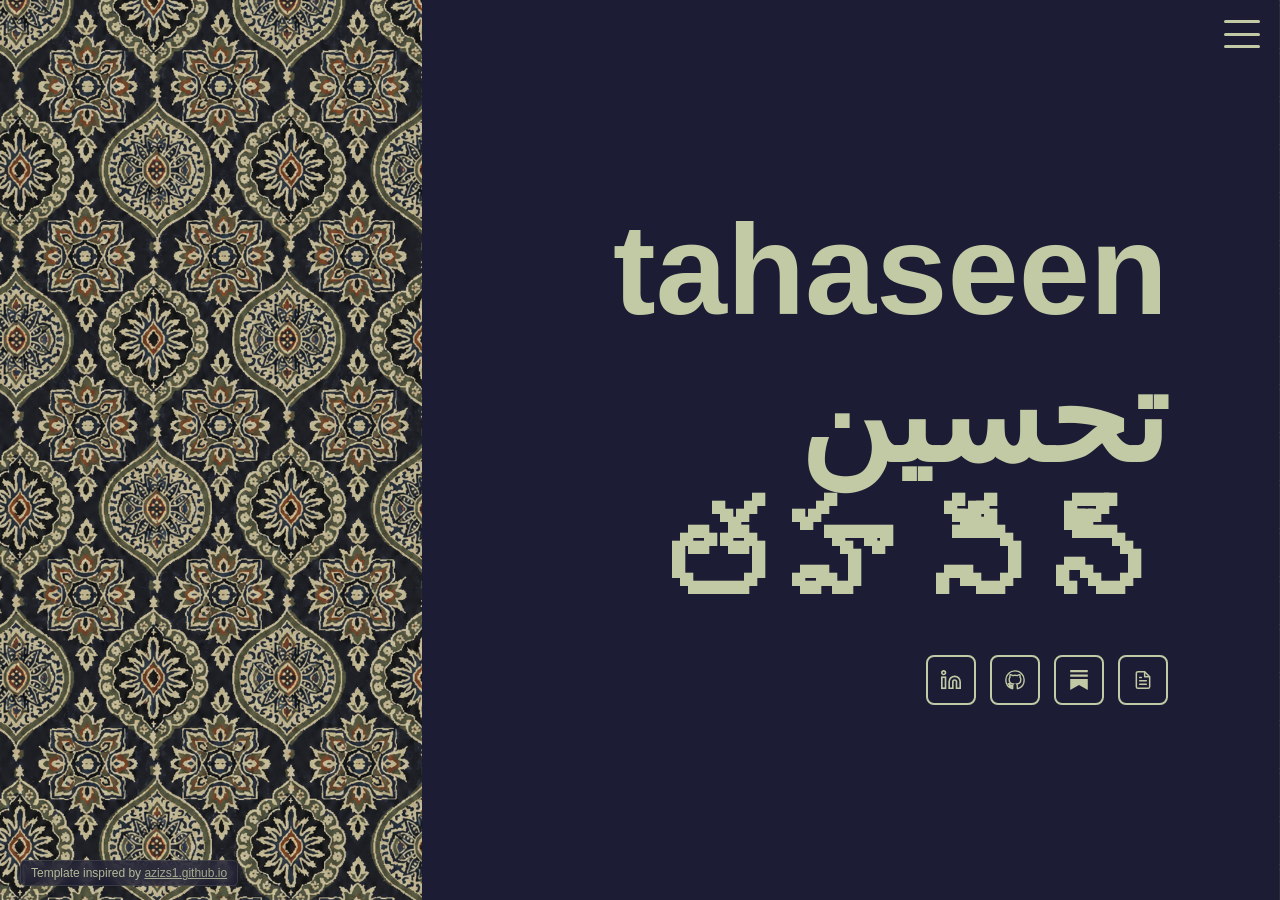
<file: index.html>
<!DOCTYPE html>
<html>
  <head>
    <meta charset="UTF-8">
    <link rel="stylesheet" href="./static/style.css">
    <link rel="icon" href="./static/tab-icon.png">
    <meta name="viewport" content="width=device-width, initial-scale=1.0">
    <title>tahaseen? shaik.</title>
    <meta property="og:title" content="tahaseen? shaik.">
    <meta property="og:description" content="tahaseen shaik.">
    <meta property="og:image" content="https://tahaseens.github.io/static/tile.png">
    <meta property="og:url" content="https://tahaseens.github.io/">
    <meta property="og:type" content="website">
    <meta name="twitter:card" content="summary_large_image">
    <meta name="twitter:image" content="https://tahaseens.github.io/static/tile.png">
  </head>
  <body scroll="no">
    <div class="tile"></div>

    <!-- Hamburger button -->
    <div class="hamburger" id="hamburger">
      <span></span>
      <span></span>
      <span></span>
    </div>

    <!-- Overlay menu -->
    <div class="menu-overlay" id="menu-overlay"></div>
    <nav class="menu" id="menu">
      <button class="menu-close" id="menu-close">✕</button>

      <div class="menu-inner">
        <div class="menu-section">
          <span class="section-label">in progress</span>
          <div class="project-grid">
            <a href="/corrective-shared-autonomy" class="project-tile" target="_blank" rel="noopener noreferrer">
              <div class="tile-image autonomy-tile-image" role="img" aria-label="Nudge: Corrective Shared Autonomy">
                <div class="autonomy-concept-name">
                  <span>Nudge</span>
                  <span>Corrective Shared Autonomy</span>
                </div>
              </div>
              <div class="tile-body">
                <div class="tile-meta">
                  <span class="tile-tag">HRI</span>
                  <span class="tile-year">2026-</span>
                </div>
                <div class="tile-title">Nudge: Corrective Shared Autonomy</div>
              </div>
            </a>
            <a href="https://shaiklist.substack.com/" class="project-tile" target="_blank" rel="noopener noreferrer">
              <div class="tile-image">
                <img src="/static/projects/shaik-stack.jpg" alt="Shaik Stack">
              </div>
              <div class="tile-body">
                <div class="tile-meta">
                  <span class="tile-tag">Engineering</span>
                  <span class="tile-tag">Policy</span>
                  <span class="tile-year">2026-</span>
                </div>
                <div class="tile-title">Shaik Stack: Understanding Emerging Tech Policy</div>
              </div>
            </a>
            <a href="/qissa-e-khaas" class="project-tile" target="_blank" rel="noopener noreferrer">
              <div class="tile-image">
                <img src="/static/projects/qissa_square.png" alt="QK Café Co">
              </div>
              <div class="tile-body">
                <div class="tile-meta">
                  <span class="tile-tag">Business</span>
                  <span class="tile-year">2026-</span>
                </div>
                <div class="tile-title">QK Café Co</div>
              </div>
            </a>
            <a href="https://cmumuslimalumni.github.io/" class="project-tile" target="_blank" rel="noopener noreferrer">
              <div class="tile-image">
                <img src="/static/projects/man-at-cmu.jpg" alt="MAN@CMU">
              </div>
              <div class="tile-body">
                <div class="tile-meta">
                  <span class="tile-tag">Network</span>
                  <span class="tile-year">2025-</span>
                </div>
                <div class="tile-title">Muslim Alumni Newtork @ CMU</div>
              </div>
            </a>
          </div>
        </div>

        <div class="menu-divider"></div>

        <div class="menu-section">
          <span class="section-label">completed</span>
          <div class="project-grid">
            <a href="/publicbrief" class="project-tile" target="_blank" rel="noopener noreferrer">
              <div class="tile-image publicbrief-tile-image" role="img" aria-label="PublicBrief wordmark">
                <div class="publicbrief-wordmark">PublicBrief</div>
              </div>
              <div class="tile-body">
                <div class="tile-meta">
                  <span class="tile-tag">Civic Tech</span>
                  <span class="tile-year">2026</span>
                </div>
                <div class="tile-title">PublicBrief DMV</div>
              </div>
            </a>
            <a href="/air-modular-drone" class="project-tile" target="_blank" rel="noopener noreferrer">
              <div class="tile-image">
                <img src="/static/projects/air-drone.jpg" alt="AIR Modular Drone">
              </div>
              <div class="tile-body">
                <div class="tile-meta">
                  <span class="tile-tag">engineering</span>
                  <span class="tile-year">2023-24</span>
                </div>
                <div class="tile-title">AIR: Modular Drone</div>
              </div>
            </a>
            <a href="/tablecast" class="project-tile" target="_blank" rel="noopener noreferrer">
              <div class="tile-image">
                <img src="/static/projects/tablecast.png" alt="TableCast">
              </div>
              <div class="tile-body">
                <div class="tile-meta">
                  <span class="tile-tag">engineering</span>
                  <span class="tile-year">2024</span>
                </div>
                <div class="tile-title">TableCast</div>
              </div>
            </a>
            <a href="/gateways-blue-skies-comp" class="project-tile" target="_blank" rel="noopener noreferrer">
              <div class="tile-image">
                <img src="/static/projects/nasa-gateways.jpg" alt="NASA Gateways to Blue Skies">
              </div>
              <div class="tile-body">
                <div class="tile-meta">
                  <span class="tile-tag">competition</span>
                  <span class="tile-year">2022</span>
                </div>
                <div class="tile-title">NASA Gateways to Blue Skies</div>
              </div>
            </a>
          </div>
        </div>

        <div class="menu-divider"></div>

        <div class="menu-section">
          <span class="section-label">shelved</span>
          <div class="project-grid">
            <a href="/datacenter-analysis" class="project-tile" target="_blank" rel="noopener noreferrer">
              <div class="tile-image">
                <img src="/static/projects/data-center.jpeg" alt="Datacenter Energy Consumption Analysis">
              </div>
              <div class="tile-body">
                <div class="tile-meta">
                  <span class="tile-tag">Engineering · Policy</span>
                </div>
                <div class="tile-title">Datacenter Energy Consumption Analysis</div>
              </div>
            </a>
          </div>
        </div>
      </div>
    </nav>

    <div class="name">
      <b>
        <p>tahaseen<br>تحسین<br>తహసీన్</p>
      </b>
      <div class="links-row">
        <a href="https://www.linkedin.com/in/tashaik" target="_blank" class="icon-link linkedin-link" aria-label="LinkedIn">
          <svg width="22" height="22" viewBox="0 0 24 24" fill="none" xmlns="http://www.w3.org/2000/svg">
            <path d="M16 8a6 6 0 0 1 6 6v7h-4v-7a2 2 0 0 0-2-2 2 2 0 0 0-2 2v7h-4v-7a6 6 0 0 1 6-6z" stroke="currentColor" stroke-width="1.8" fill="none"/>
            <rect x="2" y="9" width="4" height="12" stroke="currentColor" stroke-width="1.8" fill="none"/>
            <circle cx="4" cy="4" r="2" stroke="currentColor" stroke-width="1.8" fill="none"/>
          </svg>
        </a>
        <a href="https://github.com/tahaseens" target="_blank" class="icon-link github-link" aria-label="GitHub">
          <svg width="22" height="22" viewBox="0 0 24 24" fill="none" xmlns="http://www.w3.org/2000/svg">
            <path d="M12 2C6.477 2 2 6.477 2 12c0 4.418 2.865 8.166 6.839 9.489.5.092.682-.217.682-.482 0-.237-.009-.868-.013-1.703-2.782.604-3.369-1.342-3.369-1.342-.454-1.155-1.11-1.463-1.11-1.463-.908-.62.069-.608.069-.608 1.003.07 1.531 1.03 1.531 1.03.892 1.529 2.341 1.087 2.91.832.092-.647.35-1.088.636-1.338-2.22-.253-4.555-1.11-4.555-4.943 0-1.091.39-1.984 1.029-2.683-.103-.253-.446-1.27.098-2.647 0 0 .84-.269 2.75 1.025A9.578 9.578 0 0 1 12 6.836a9.59 9.59 0 0 1 2.504.337c1.909-1.294 2.747-1.025 2.747-1.025.546 1.377.203 2.394.1 2.647.64.699 1.028 1.592 1.028 2.683 0 3.842-2.339 4.687-4.566 4.935.359.309.678.919.678 1.852 0 1.336-.012 2.415-.012 2.743 0 .267.18.578.688.48C19.138 20.163 22 16.418 22 12c0-5.523-4.477-10-10-10z" stroke="currentColor" stroke-width="1.5" fill="none"/>
          </svg>
        </a>
        <a href="https://shaiklist.substack.com" target="_blank" class="icon-link substack-link" aria-label="Subscribe on Substack">
          <svg width="20" height="20" viewBox="0 0 24 24" fill="none" xmlns="http://www.w3.org/2000/svg">
            <path d="M22.539 8.242H1.46V5.406h21.08v2.836zM1.46 10.812V24L12 18.11 22.54 24V10.812H1.46zM22.54 0H1.46v2.836h21.08V0z" fill="currentColor"/>
          </svg>
        </a>
        <a href="https://drive.google.com/file/d/1wg8bA8IanQwv5Hup4fbA0YbXcOej26AB/view?usp=drive_link" target="_blank" class="icon-link resume-link" aria-label="Resume / CV">
          <svg width="20" height="20" viewBox="0 0 24 24" fill="none" xmlns="http://www.w3.org/2000/svg">
            <path d="M14 2H6a2 2 0 0 0-2 2v16a2 2 0 0 0 2 2h12a2 2 0 0 0 2-2V8z" stroke="currentColor" stroke-width="1.8" stroke-linejoin="round"/>
            <polyline points="14 2 14 8 20 8" stroke="currentColor" stroke-width="1.8" stroke-linejoin="round"/>
            <line x1="16" y1="13" x2="8" y2="13" stroke="currentColor" stroke-width="1.8" stroke-linecap="round"/>
            <line x1="16" y1="17" x2="8" y2="17" stroke="currentColor" stroke-width="1.8" stroke-linecap="round"/>
            <line x1="10" y1="9" x2="8" y2="9" stroke="currentColor" stroke-width="1.8" stroke-linecap="round"/>
          </svg>
        </a>
      </div>
    </div>

    <!-- Disclaimer -->
    <footer class="disclaimer">
      Template inspired by <a href="https://azizs1.github.io/" target="_blank">azizs1.github.io</a>
    </footer>

    <script>
      const hamburger = document.getElementById('hamburger');
      const menu = document.getElementById('menu');
      const overlay = document.getElementById('menu-overlay');
      const menuClose = document.getElementById('menu-close');

      function openMenu() {
        menu.classList.add('open');
        overlay.classList.add('open');
        hamburger.classList.add('hidden');
        document.body.classList.add('menu-open');
      }
      function closeMenu() {
        menu.classList.remove('open');
        overlay.classList.remove('open');
        hamburger.classList.remove('hidden');
        document.body.classList.remove('menu-open');
      }

      hamburger.addEventListener('click', openMenu);
      menuClose.addEventListener('click', closeMenu);
      overlay.addEventListener('click', closeMenu);
    </script>
  </body>
</html>
</file>
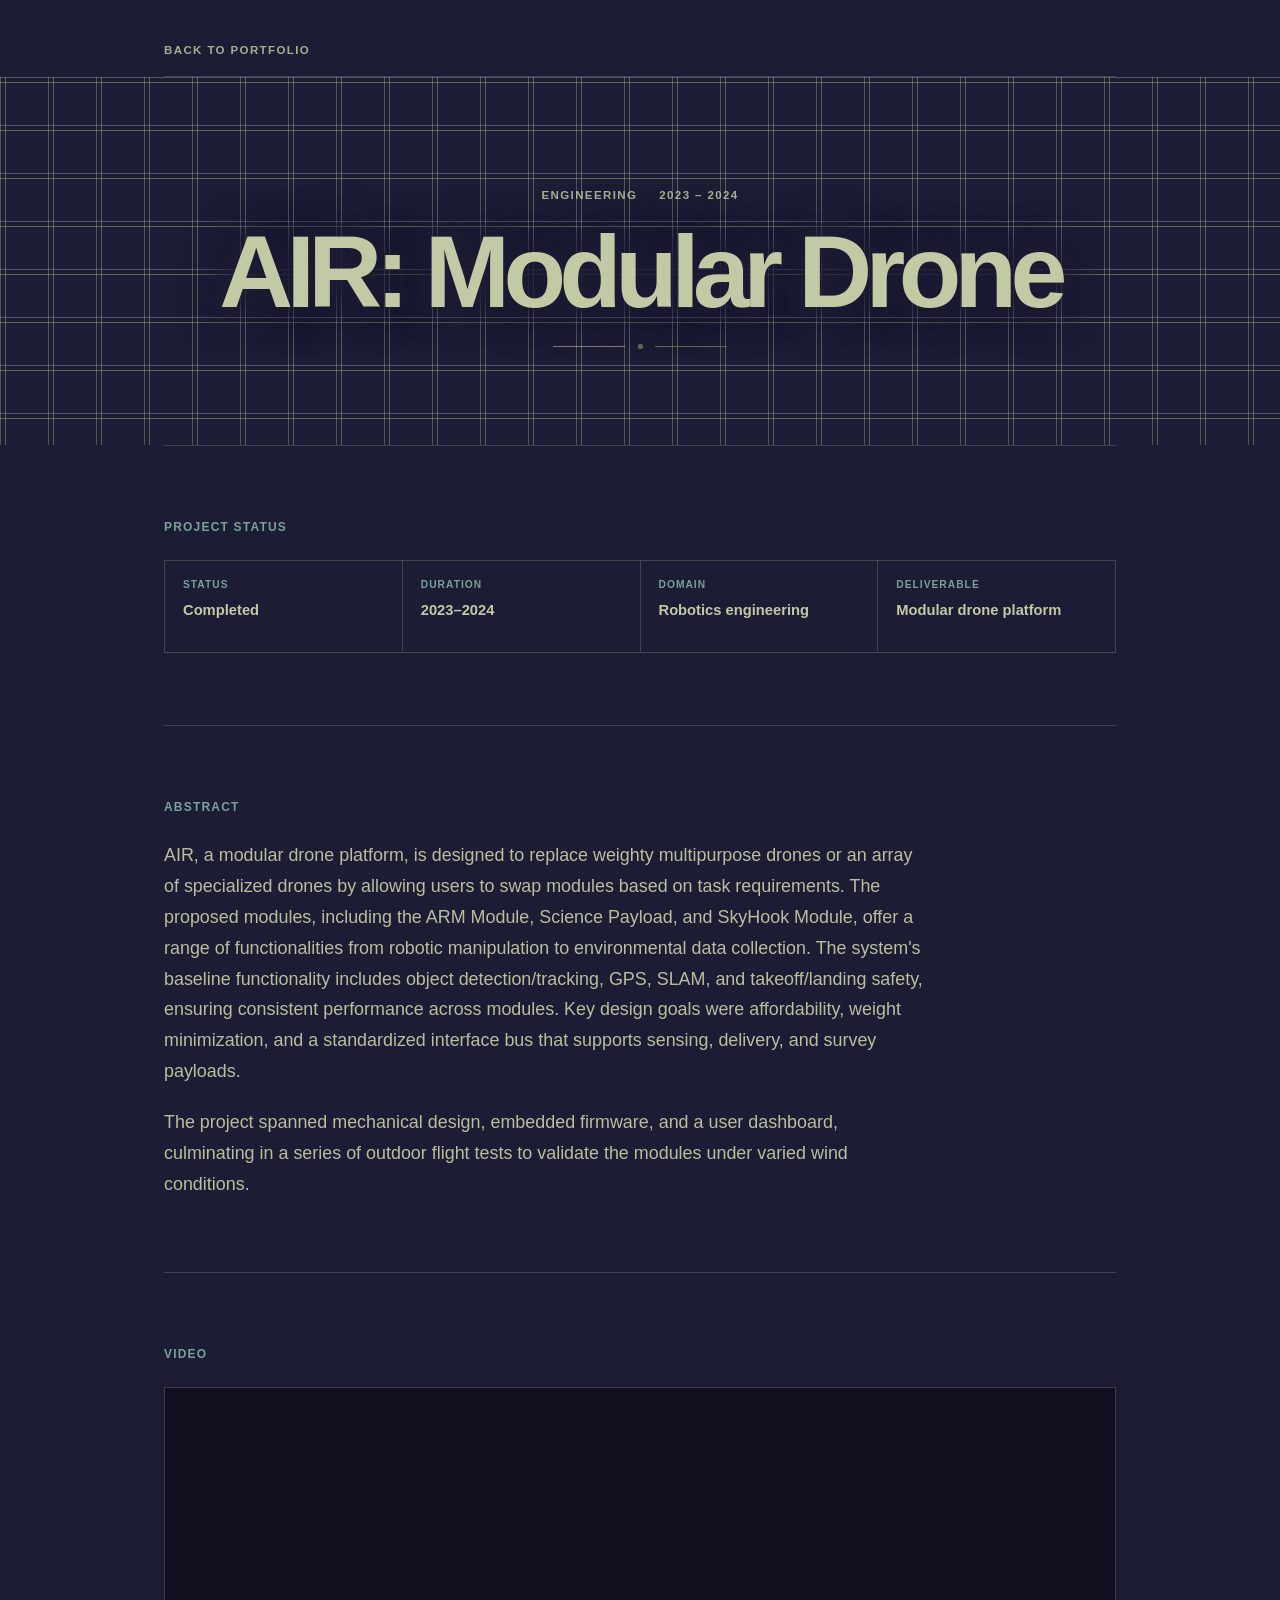
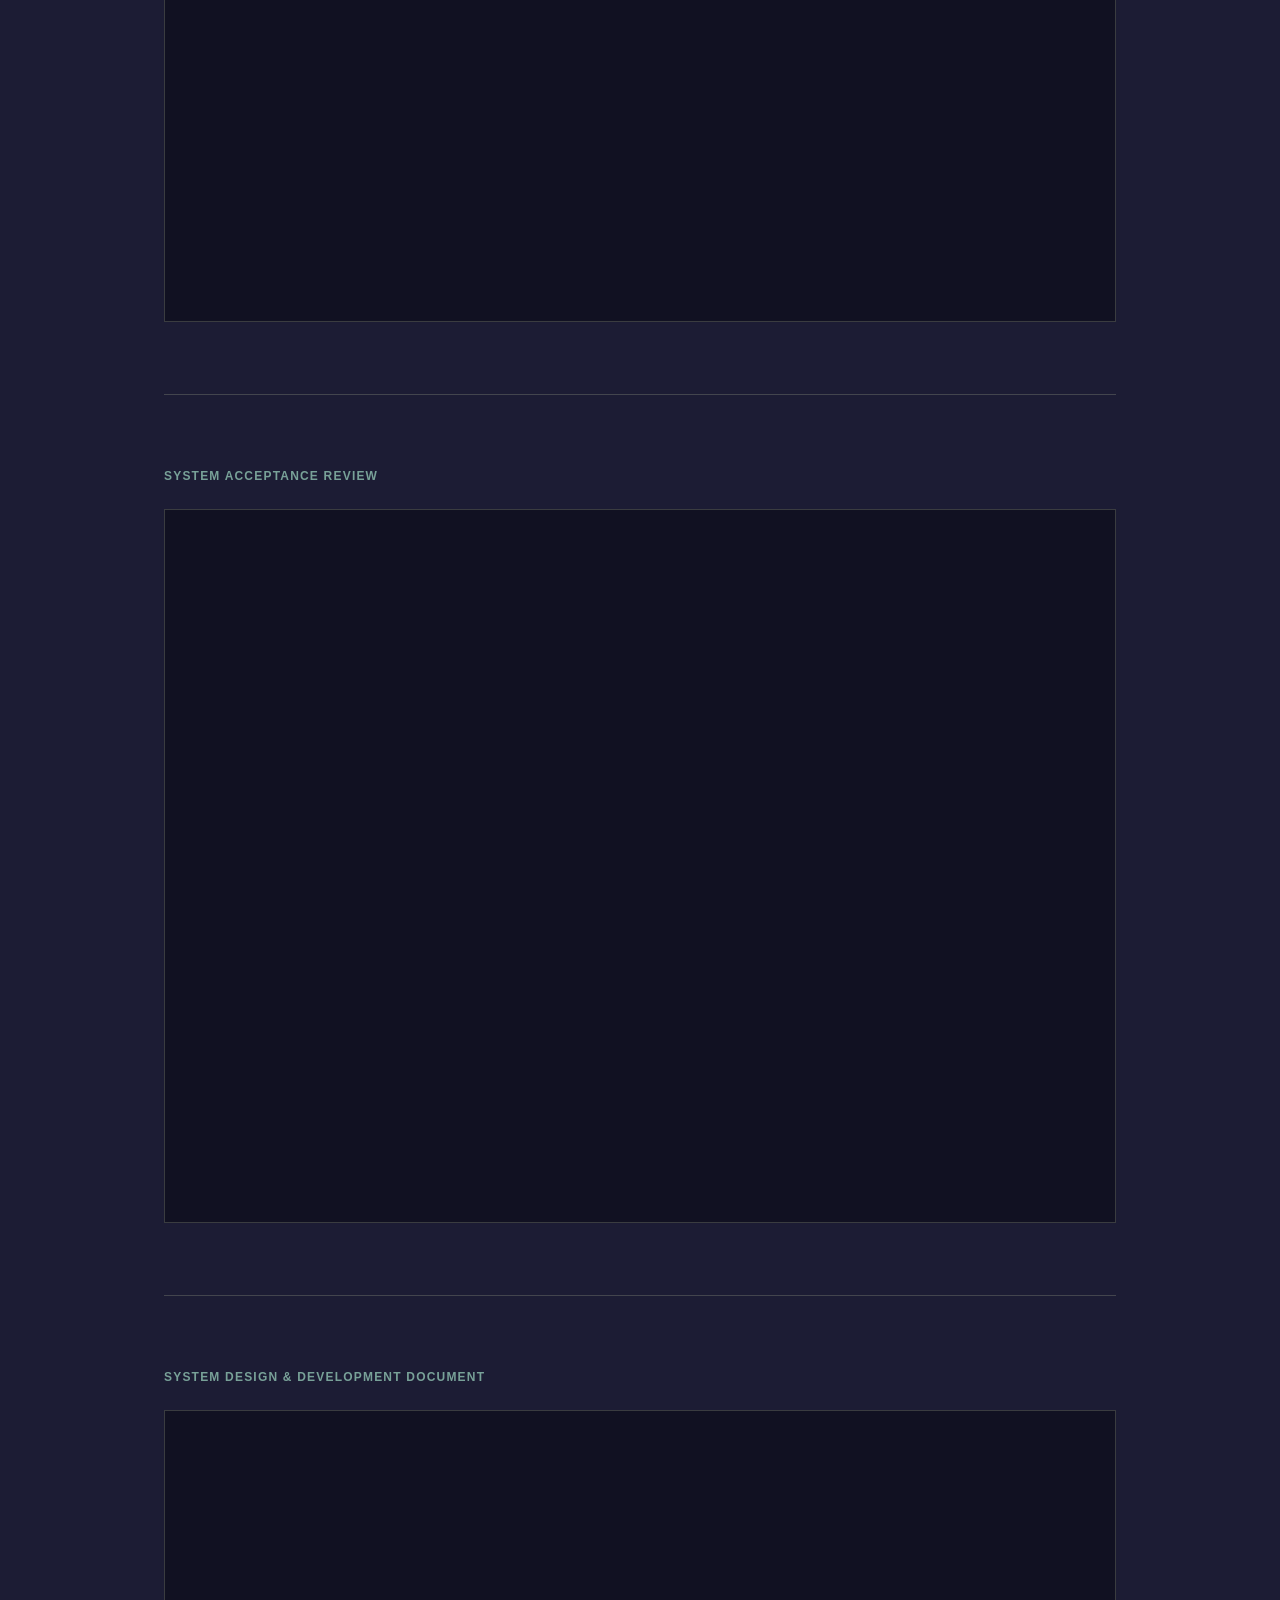
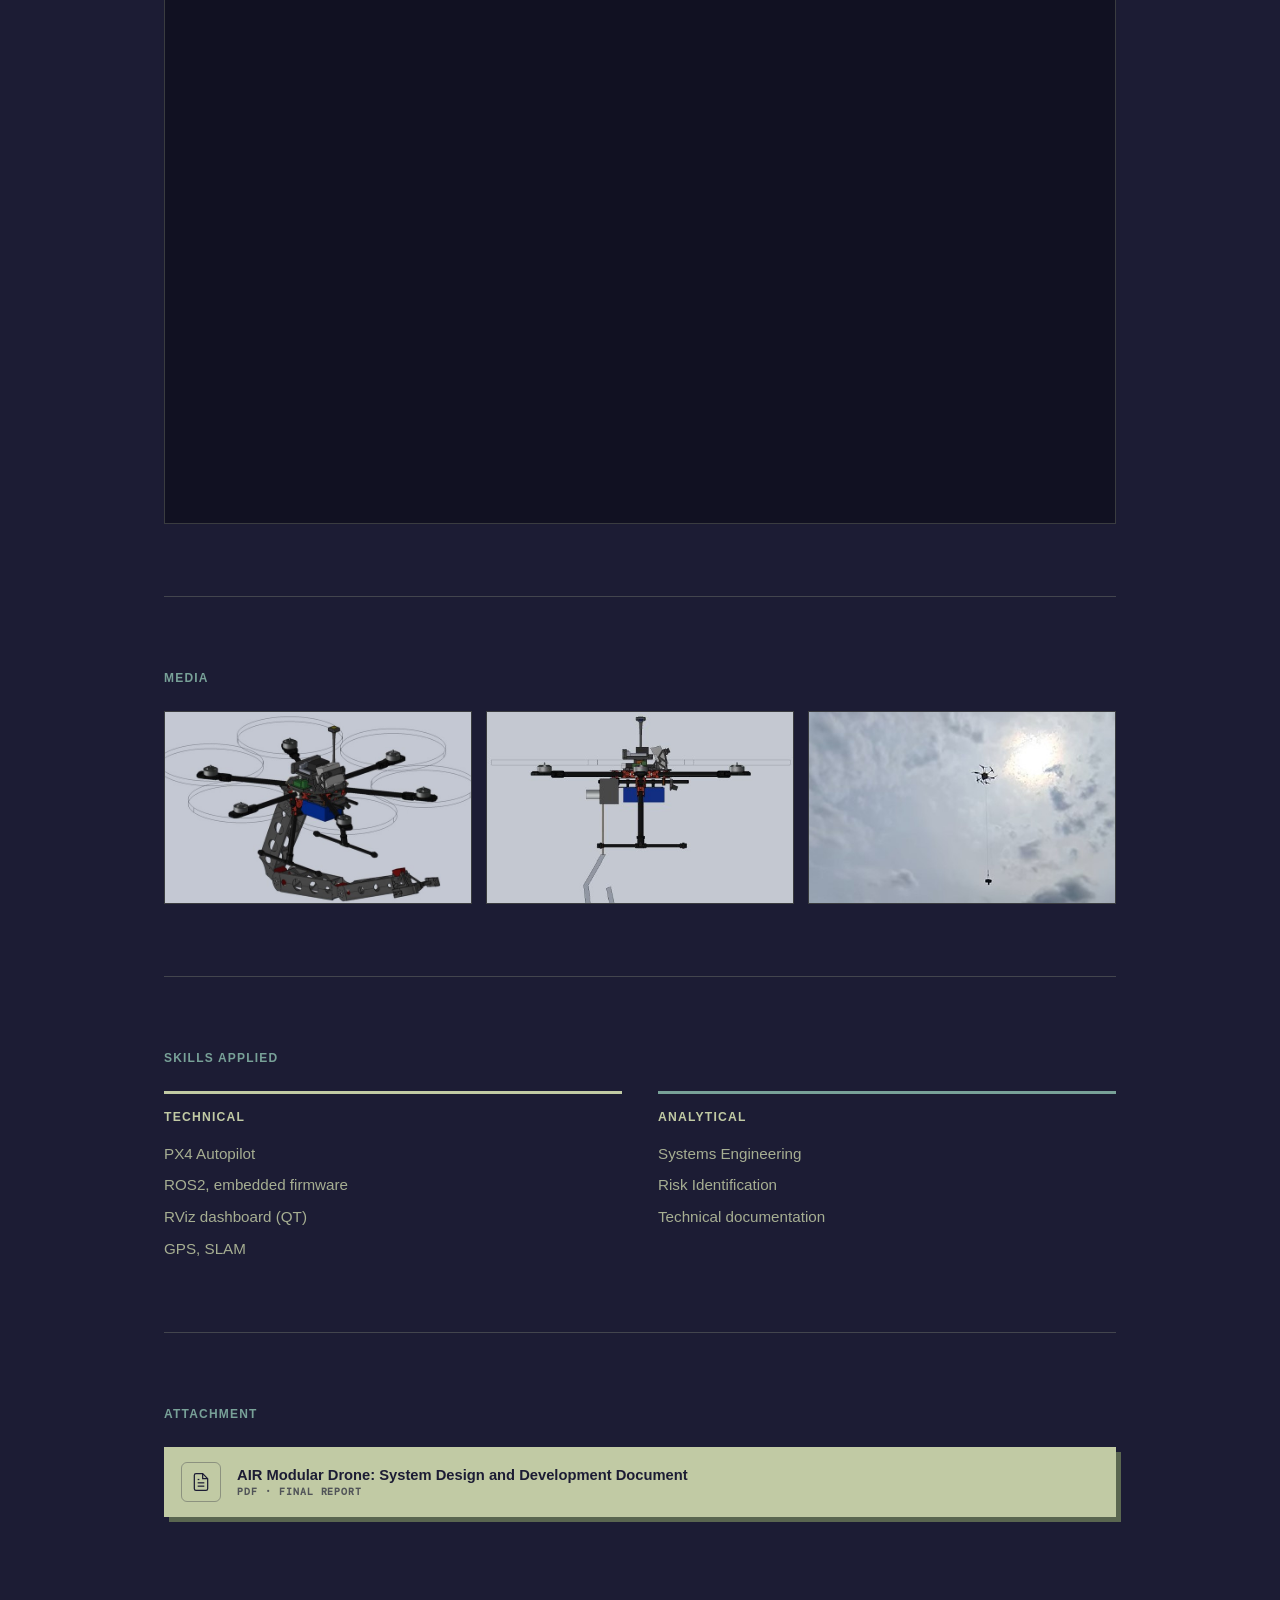
<file: air-modular-drone/index.html>
<!DOCTYPE html>
<html lang="en">
  <head>
    <meta charset="UTF-8">
    <meta name="viewport" content="width=device-width, initial-scale=1.0">
    <link rel="icon" href="./static/tab-icon.png">
    <title>AIR: Modular Drone — tahaseen shaik</title>
    <link rel="stylesheet" href="/static/subpage.css">
    <link rel="preconnect" href="https://fonts.googleapis.com">
    <link href="https://fonts.googleapis.com/css2?family=DM+Mono:ital,wght@0,300;0,400;0,500;1,300&family=DM+Sans:ital,opsz,wght@0,9..40,300;0,9..40,400;0,9..40,600;1,9..40,300&display=swap" rel="stylesheet">
    <style>
      :root {
        --sage: #c1caa4;
        --sage-dim: rgba(193, 202, 164, 0.45);
        --sage-faint: rgba(193, 202, 164, 0.1);
        --bg: #1c1c34;
        --surface: rgba(193, 202, 164, 0.04);
        --border: rgba(193, 202, 164, 0.13);
      }

      *, *::before, *::after { box-sizing: border-box; margin: 0; padding: 0; }

      body {
        background-color: var(--bg);
        color: var(--sage);
        font-family: 'DM Sans', sans-serif;
        min-height: 100vh;
        display: block;
        align-items: unset;
        justify-content: unset;
        padding: 0;
      }

      /* ── Noise overlay ── */
      body::before {
        content: '';
        position: fixed;
        inset: 0;
        background-image: url("data:image/svg+xml,%3Csvg viewBox='0 0 256 256' xmlns='http://www.w3.org/2000/svg'%3E%3Cfilter id='noise'%3E%3CfeTurbulence type='fractalNoise' baseFrequency='0.9' numOctaves='4' stitchTiles='stitch'/%3E%3C/filter%3E%3Crect width='100%25' height='100%25' filter='url(%23noise)' opacity='0.04'/%3E%3C/svg%3E");
        pointer-events: none;
        z-index: 0;
        opacity: 0.6;
      }

      /* ── Layout ── */
      .page {
        position: relative;
        z-index: 1;
        max-width: 860px;
        margin: 0 auto;
        padding: clamp(3rem, 8vw, 5rem) clamp(1.25rem, 5vw, 3rem) 5rem;
      }

      /* ── Back button ── */
      .back {
        display: inline-flex;
        align-items: center;
        gap: 8px;
        font-family: 'DM Mono', monospace;
        font-size: 0.65rem;
        letter-spacing: 0.16em;
        text-transform: uppercase;
        color: var(--sage-dim);
        background: none;
        border: none;
        cursor: pointer;
        padding: 0;
        margin-bottom: 3.5rem;
        transition: color 0.2s;
      }
      .back:hover { color: var(--sage); }
      .back svg { transition: transform 0.2s; }
      .back:hover svg { transform: translateX(-3px); }

      /* ── Header ── */
      .header { margin-bottom: 3rem; }

      .meta-row {
        display: flex;
        align-items: center;
        gap: 1rem;
        margin-bottom: 1rem;
        flex-wrap: wrap;
      }

      .tag {
        font-family: 'DM Mono', monospace;
        font-size: 0.6rem;
        letter-spacing: 0.2em;
        text-transform: uppercase;
        color: var(--sage-dim);
        border: 1px solid var(--border);
        padding: 3px 10px;
        border-radius: 3px;
      }

      .year {
        font-family: 'DM Mono', monospace;
        font-size: 0.6rem;
        letter-spacing: 0.12em;
        color: rgba(193, 202, 164, 0.3);
      }

      h1 {
        font-family: 'DM Sans', sans-serif;
        font-size: clamp(2rem, 5vw, 3.2rem);
        font-weight: 600;
        line-height: 1.1;
        color: var(--sage);
        letter-spacing: -0.02em;
        padding: 0;
        margin: 0;
        text-align: left;
      }

      /* ── Divider ── */
      .divider {
        width: 100%;
        height: 1px;
        background: var(--border);
        margin: 2.5rem 0;
      }

      /* ── Section label ── */
      .section-label {
        font-family: 'DM Mono', monospace;
        font-size: 0.6rem;
        letter-spacing: 0.2em;
        text-transform: uppercase;
        color: var(--sage-dim);
        margin-bottom: 1rem;
      }

      /* ── Abstract ── */
      .abstract p {
        font-size: clamp(0.9rem, 1.5vw, 1.05rem);
        line-height: 1.75;
        color: rgba(193, 202, 164, 0.8);
        font-weight: 300;
        text-align: left;
        margin-bottom: 1em;
        padding: 0;
      }
      .abstract p:last-child { margin-bottom: 0; }

      /* ── Media grid ── */
      .media-grid {
        display: grid;
        grid-template-columns: repeat(auto-fill, minmax(240px, 1fr));
        gap: 12px;
      }

      .media-item {
        aspect-ratio: 16 / 10;
        border-radius: 8px;
        overflow: hidden;
        border: 1px solid var(--border);
        background: var(--surface);
        position: relative;
        cursor: pointer;
      }

      .media-item img {
        width: 100%;
        height: 100%;
        object-fit: cover;
        display: block;
        transition: transform 0.4s ease, opacity 0.2s;
      }

      .media-item:hover img { transform: scale(1.04); }

      /* Placeholder for missing images */
      .media-placeholder {
        width: 100%;
        height: 100%;
        display: flex;
        align-items: center;
        justify-content: center;
        flex-direction: column;
        gap: 8px;
        color: var(--sage-dim);
        font-family: 'DM Mono', monospace;
        font-size: 0.6rem;
        letter-spacing: 0.1em;
      }

      .media-placeholder svg { opacity: 0.2; }

      /* ── Video embed ── */
      .video-wrapper {
        position: relative;
        width: 100%;
        aspect-ratio: 16 / 9;
        border-radius: 8px;
        overflow: hidden;
        border: 1px solid var(--border);
        background: var(--surface);
      }

      .video-wrapper iframe {
        width: 100%;
        height: 100%;
        border: none;
        display: block;
      }

      /* Video placeholder (before src is added) */
      .video-placeholder {
        width: 100%;
        height: 100%;
        display: flex;
        align-items: center;
        justify-content: center;
        flex-direction: column;
        gap: 12px;
        color: var(--sage-dim);
        font-family: 'DM Mono', monospace;
        font-size: 0.65rem;
        letter-spacing: 0.12em;
      }

      .video-placeholder svg { opacity: 0.2; }

      /* ── PDF attachment ── */
      .pdf-card {
        display: flex;
        align-items: center;
        gap: 1rem;
        padding: 1rem 1.25rem;
        border: 1px solid var(--border);
        border-radius: 8px;
        background: var(--surface);
        text-decoration: none;
        color: var(--sage);
        transition: background 0.2s, border-color 0.2s, transform 0.2s;
      }

      .pdf-card:hover {
        background: rgba(193, 202, 164, 0.08);
        border-color: rgba(193, 202, 164, 0.3);
        transform: translateY(-1px);
      }

      .pdf-icon {
        width: 40px;
        height: 40px;
        border-radius: 6px;
        border: 1px solid var(--border);
        display: flex;
        align-items: center;
        justify-content: center;
        flex-shrink: 0;
        color: var(--sage-dim);
      }

      .pdf-info { flex: 1; min-width: 0; }

      .pdf-name {
        font-size: 0.85rem;
        font-weight: 600;
        white-space: nowrap;
        overflow: hidden;
        text-overflow: ellipsis;
        margin-bottom: 2px;
      }

      .pdf-meta {
        font-family: 'DM Mono', monospace;
        font-size: 0.6rem;
        letter-spacing: 0.1em;
        color: var(--sage-dim);
        text-transform: uppercase;
      }

      .pdf-arrow {
        color: var(--sage-dim);
        transition: color 0.2s, transform 0.2s;
        flex-shrink: 0;
      }

      .pdf-card:hover .pdf-arrow {
        color: var(--sage);
        transform: translate(2px, -2px);
      }

      /* ── Skills grid ── */
      .skills-grid {
        display: grid;
        grid-template-columns: 1fr 1fr;
        gap: 12px;
      }

      .skills-card {
        border: 1px solid var(--border);
        border-radius: 8px;
        background: var(--surface);
        padding: 1rem 1.25rem;
      }

      .skills-card-label {
        font-family: 'DM Mono', monospace;
        font-size: 0.58rem;
        letter-spacing: 0.16em;
        text-transform: uppercase;
        color: var(--sage-dim);
        margin-bottom: 0.75rem;
      }

      .skills-list {
        display: flex;
        flex-direction: column;
        gap: 6px;
      }

      .skill-item {
        font-size: 0.8rem;
        color: rgba(193, 202, 164, 0.75);
        font-weight: 300;
        line-height: 1.4;
      }

      /* ── Fade-in animation ── */
      .fade-up {
        opacity: 0;
        transform: translateY(18px);
        animation: fadeUp 0.55s ease forwards;
      }
      .fade-up:nth-child(1) { animation-delay: 0.05s; }
      .fade-up:nth-child(2) { animation-delay: 0.12s; }
      .fade-up:nth-child(3) { animation-delay: 0.19s; }
      .fade-up:nth-child(4) { animation-delay: 0.26s; }
      .fade-up:nth-child(5) { animation-delay: 0.33s; }
      .fade-up:nth-child(6) { animation-delay: 0.40s; }

      @keyframes fadeUp {
        to { opacity: 1; transform: translateY(0); }
      }

      /* ── Mobile ── */
      @media (max-width: 600px) {
        .media-grid { grid-template-columns: 1fr 1fr; }
      }
    </style>
    <link rel="stylesheet" href="/static/project-brief.css">
  </head>
  <body class="project-brief">
    <div class="page">

      <a class="back" href="/">Back to portfolio</a>

      <div class="header">
        <div class="meta-row fade-up">
          <span class="tag">Engineering</span>
          <span class="year">2023 – 2024</span>
        </div>
        <h1 class="fade-up">AIR: Modular Drone</h1>
      </div>

      <div class="divider fade-up"></div>

      <section class="fade-up" aria-labelledby="project-status-label">
        <div class="section-label" id="project-status-label">Project status</div>
        <div class="status-strip">
          <div class="status-item">
            <span class="status-label">Status</span>
            <span class="status-value">Completed</span>
          </div>
          <div class="status-item">
            <span class="status-label">Duration</span>
            <span class="status-value">2023–2024</span>
          </div>
          <div class="status-item">
            <span class="status-label">Domain</span>
            <span class="status-value">Robotics engineering</span>
          </div>
          <div class="status-item">
            <span class="status-label">Deliverable</span>
            <span class="status-value">Modular drone platform</span>
          </div>
        </div>
      </section>

      <div class="divider fade-up"></div>

      <!-- Abstract -->
      <section class="abstract fade-up">
        <div class="section-label">Abstract</div>
        <p>
          AIR, a modular drone platform, is designed to replace weighty multipurpose drones or an array of
          specialized drones by allowing users to swap modules based on task requirements. The proposed
          modules, including the ARM Module, Science Payload, and SkyHook Module, offer a range of
          functionalities from robotic manipulation to environmental data collection. The system's baseline
          functionality includes object detection/tracking, GPS, SLAM, and takeoff/landing safety,
          ensuring consistent performance across modules. Key design goals were affordability, weight minimization,
          and a standardized interface bus that supports sensing, delivery, and survey payloads.
        </p>
        <p>
          The project spanned mechanical design, embedded firmware, and a user dashboard,
          culminating in a series of outdoor flight tests to validate the modules
          under varied wind conditions.
        </p>
      </section>

      <div class="divider fade-up"></div>

      <!-- Video -->
      <section class="fade-up">
        <div class="section-label">Video</div>
        <div class="video-wrapper">
          <iframe width="980" height="551" src="https://www.youtube.com/embed/YvFOkeJ__7E" title="AIR Modular Drone Platform | Robotics Senior Capstone" frameborder="0" allow="accelerometer; autoplay; clipboard-write; encrypted-media; gyroscope; picture-in-picture; web-share" referrerpolicy="strict-origin-when-cross-origin" allowfullscreen></iframe>
        </div>
      </section>

      <div class="divider fade-up"></div>

      <!-- Deck embed -->
      <section class="fade-up">
        <div class="section-label">System Acceptance Review</div>
        <iframe
          src="https://drive.google.com/file/d/1aVaS3lNZm1L73ZgoJH3I229zkidClAlH/preview"
          style="width:100%; aspect-ratio:4/3; border-radius:8px; border:1px solid rgba(193,202,164,0.13); display:block;"
          allow="autoplay"
        ></iframe>
      </section>

      <div class="divider fade-up"></div>

      <!-- Report embed -->
      <section class="fade-up">
        <div class="section-label">System Design & Development Document</div>
        <iframe
          src="https://drive.google.com/file/d/19fLkKqfK9MenvIDKJ76QLAOvsa4Alol4/preview"
          style="width:100%; aspect-ratio:4/3; border-radius:8px; border:1px solid rgba(193,202,164,0.13); display:block;"
          allow="autoplay"
        ></iframe>
      </section>

      <div class="divider fade-up"></div>

      <!-- Media -->
      <section class="fade-up">
        <div class="section-label">Media</div>
        <div class="media-grid">
          <div class="media-item">
            <img src="/static/projects/air-drone.jpg" alt="AIR Modular Drone w/ ARM">
          </div>
          <div class="media-item">
            <img src="/static/projects/air-drone-hook.jpg" alt="AIR Modular Drone w/ Hook">
          </div>
          <div class="media-item">
            <img src="/static/projects/air-drone-sky.jpg" alt="AIR Modular Drone w/ Hook Test">
          </div>
        </div>
      </section>

      <div class="divider fade-up"></div>

      <section class="fade-up">
        <div class="section-label">Skills Applied</div>
        <div class="skills-grid">
          <div class="skills-card">
            <div class="skills-card-label">Technical</div>
            <div class="skills-list">
              <span class="skill-item">PX4 Autopilot</span>
              <span class="skill-item">ROS2, embedded firmware</span>
              <span class="skill-item">RViz dashboard (QT)</span>
              <span class="skill-item">GPS, SLAM</span>
            </div>
          </div>
          <div class="skills-card">
            <div class="skills-card-label">Analytical</div>
            <div class="skills-list">
              <span class="skill-item">Systems Engineering</span>
              <span class="skill-item">Risk Identification</span>
              <span class="skill-item">Technical documentation</span>
            </div>
          </div>
        </div>
      </section>

      <div class="divider fade-up"></div>

      <!-- PDF -->
      <section class="fade-up">
        <div class="section-label">Attachment</div>
        <a class="pdf-card" href="/static/projects/air-drone-report.pdf" target="_blank" rel="noopener noreferrer">
          <div class="pdf-icon">
            <svg width="20" height="20" viewBox="0 0 24 24" fill="none" stroke="currentColor" stroke-width="1.5">
              <path d="M14 2H6a2 2 0 0 0-2 2v16a2 2 0 0 0 2 2h12a2 2 0 0 0 2-2V8z"/>
              <polyline points="14 2 14 8 20 8"/>
              <line x1="16" y1="13" x2="8" y2="13"/>
              <line x1="16" y1="17" x2="8" y2="17"/>
              <polyline points="10 9 9 9 8 9"/>
            </svg>
          </div>
          <div class="pdf-info">
            <div class="pdf-name">AIR Modular Drone: System Design and Development Document</div>
            <div class="pdf-meta">PDF · Final Report</div>
          </div>
          <div class="pdf-arrow">
            <svg width="16" height="16" viewBox="0 0 24 24" fill="none" stroke="currentColor" stroke-width="1.8">
              <path d="M7 17L17 7M17 7H7M17 7v10"/>
            </svg>
          </div>
        </a>
      </section>

    </div>
  </body>
</html>
</file>
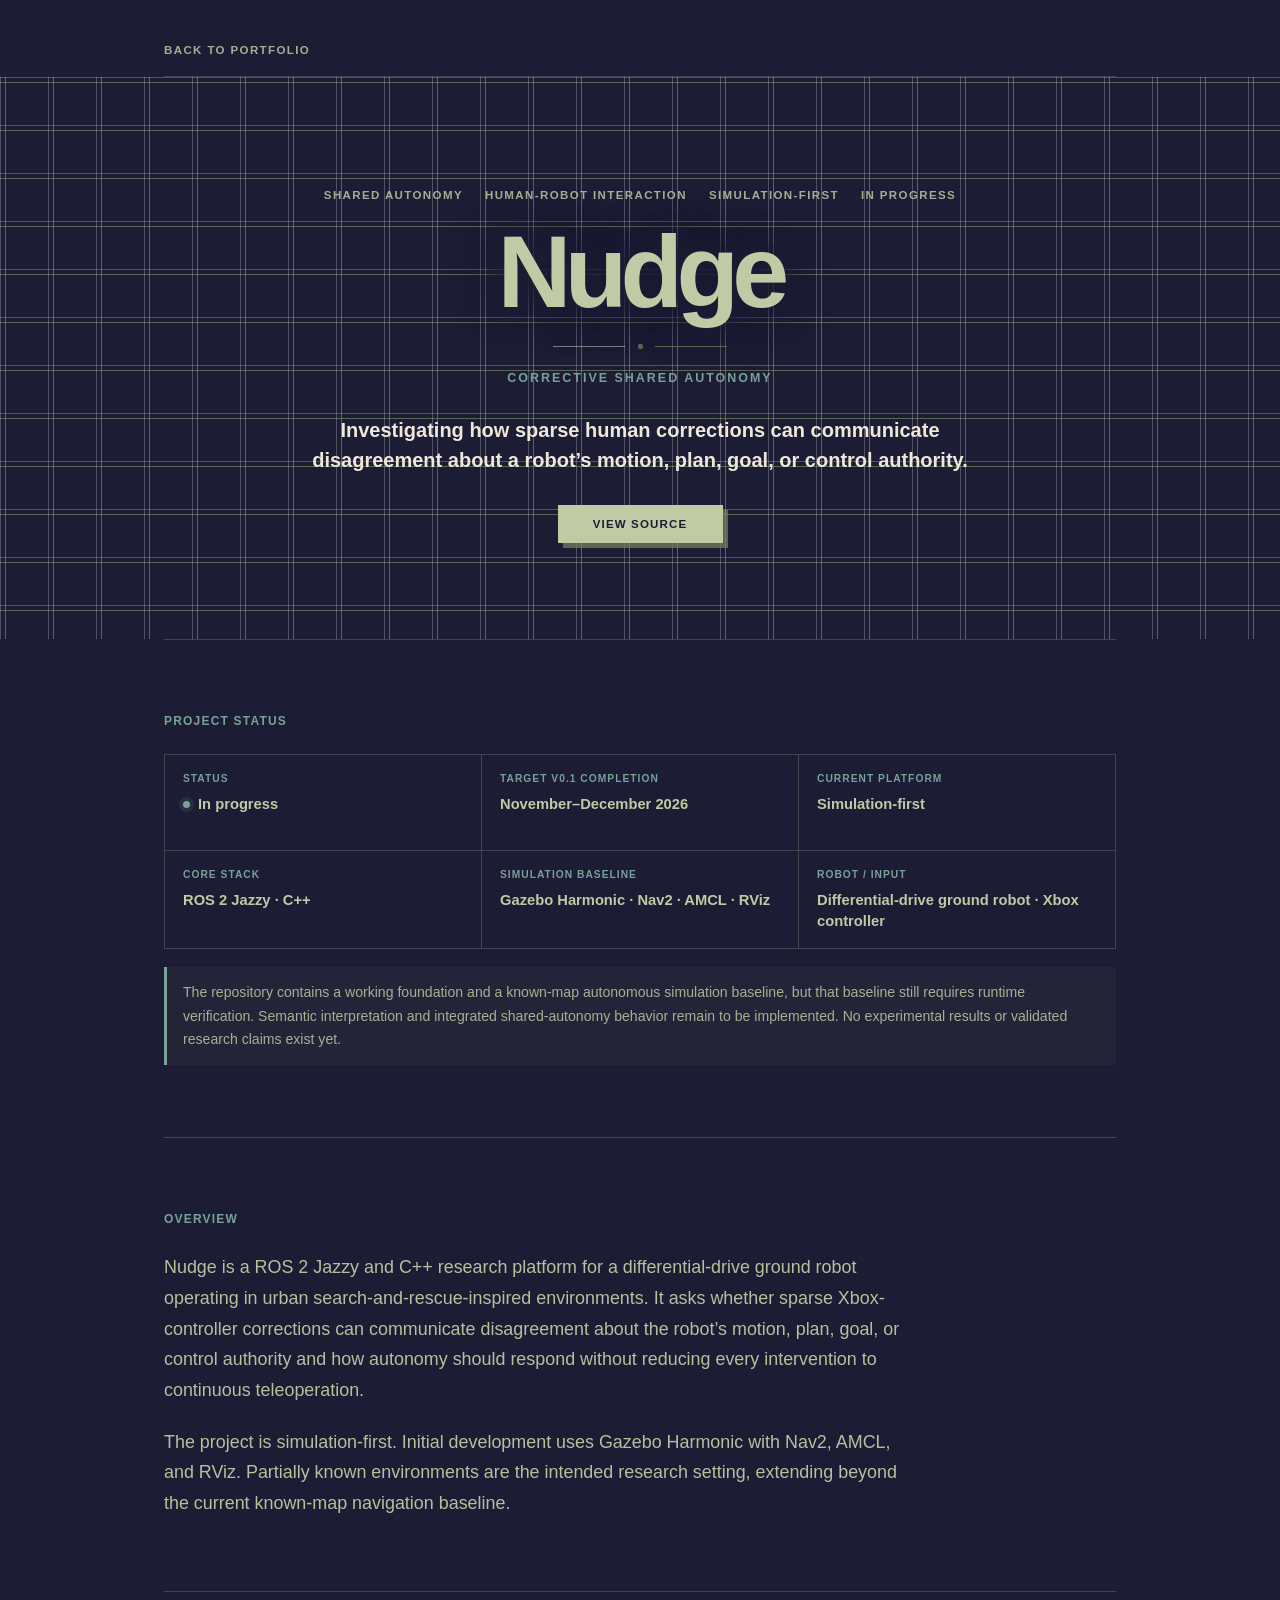
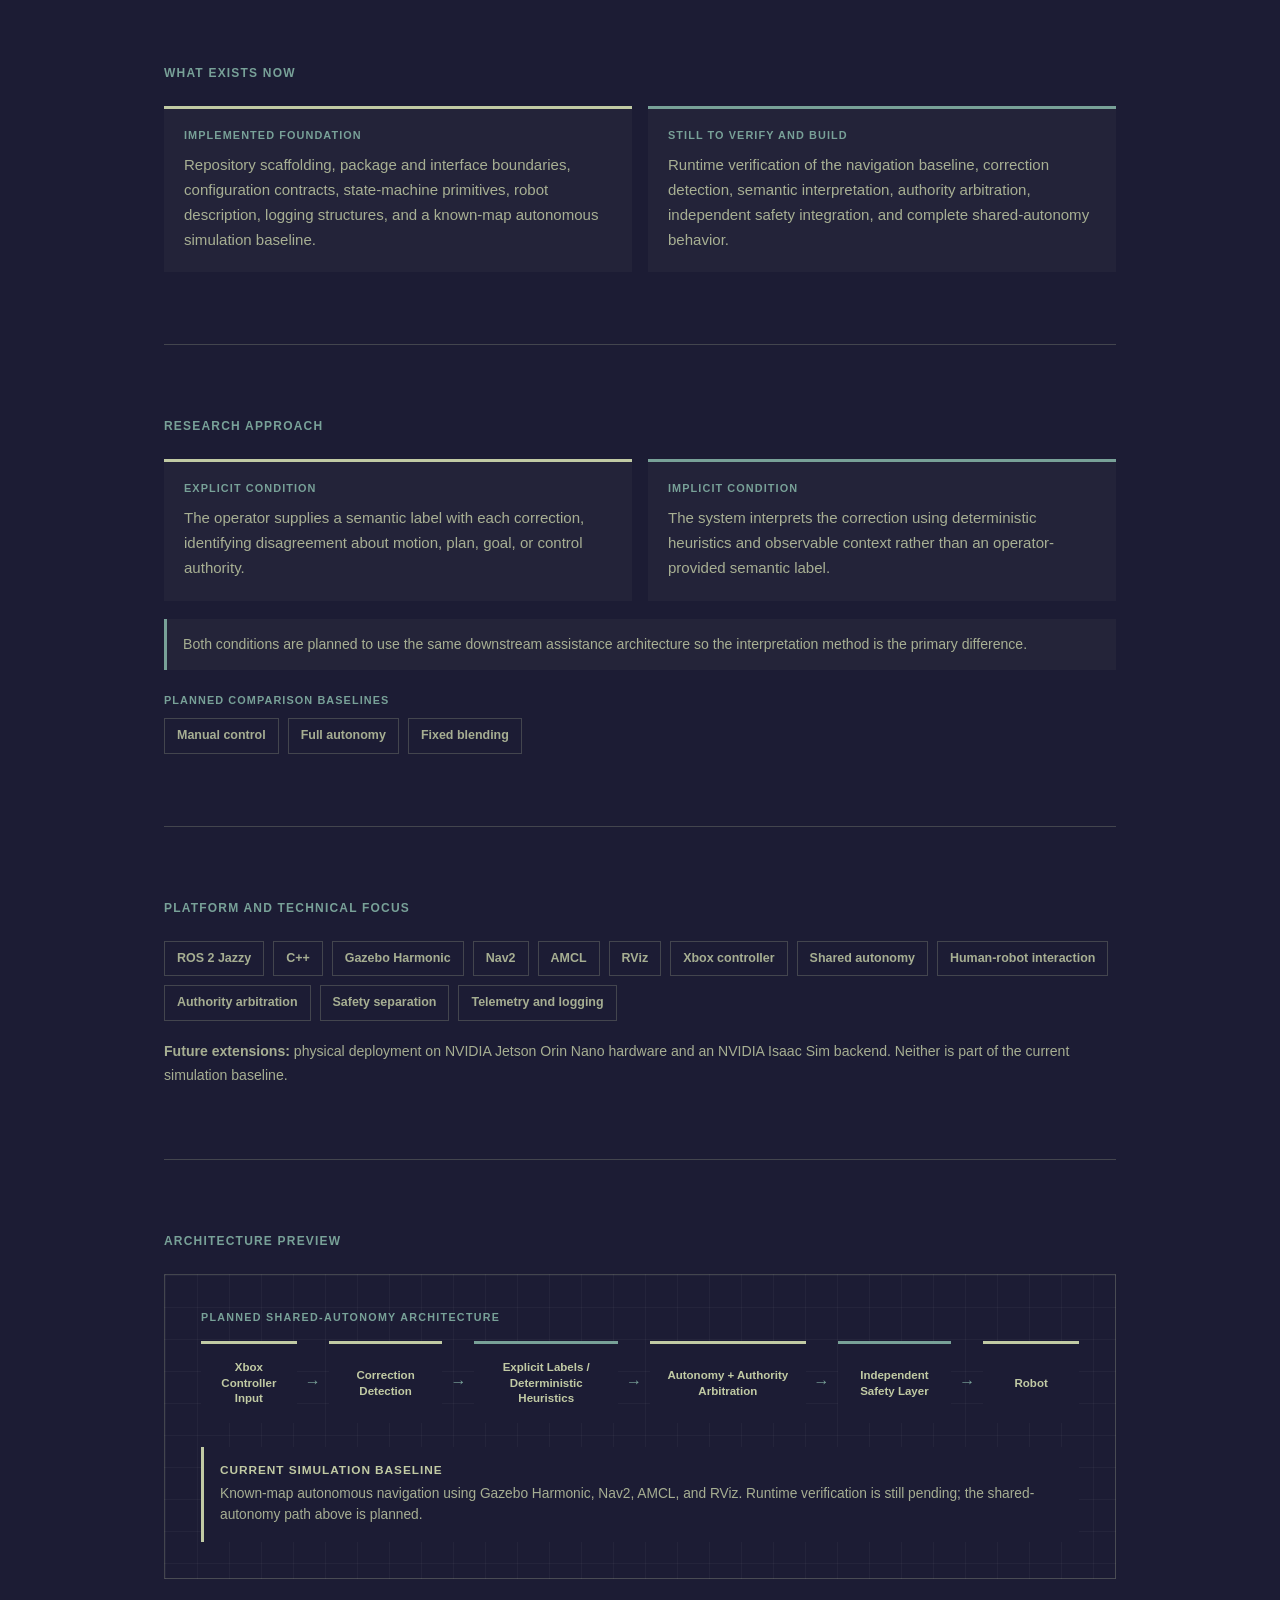
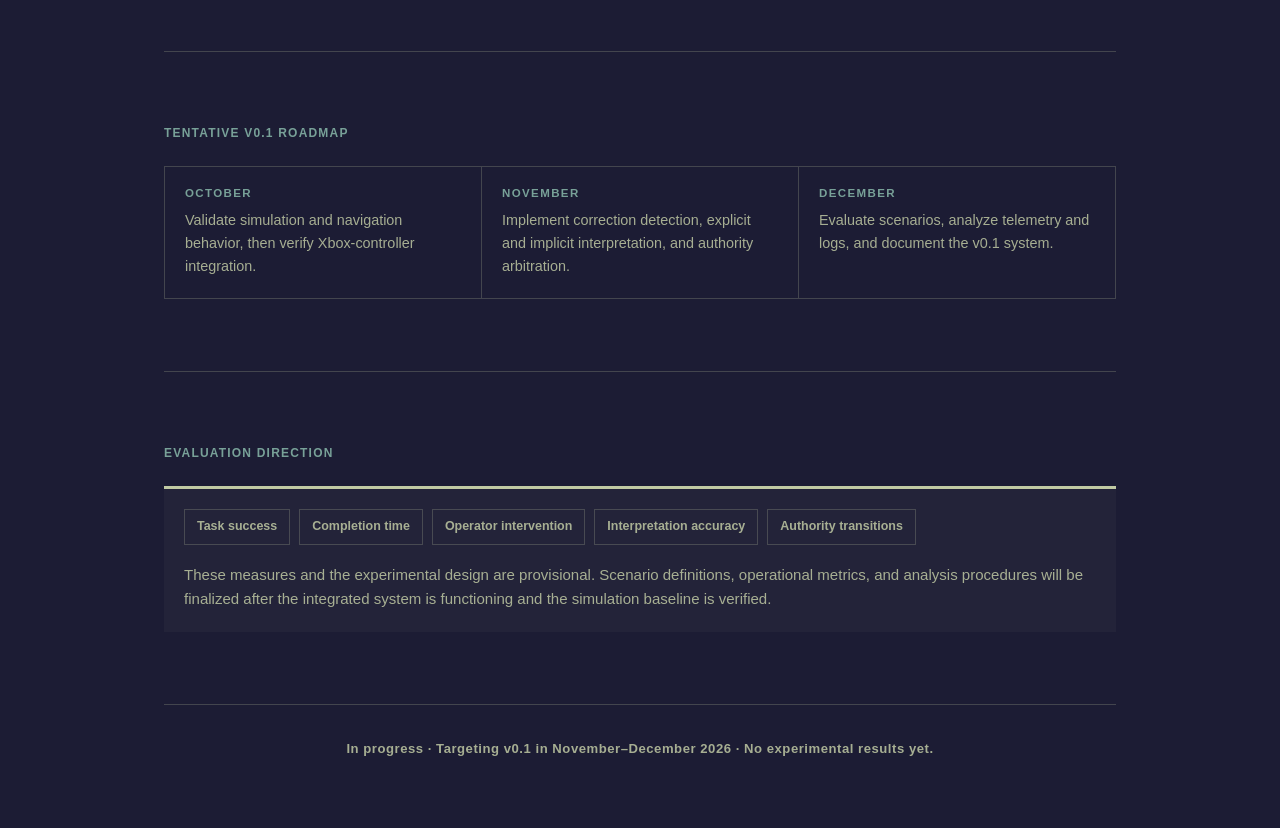
<file: corrective-shared-autonomy/index.html>
<!DOCTYPE html>
<html lang="en">
  <head>
    <meta charset="UTF-8">
    <meta name="viewport" content="width=device-width, initial-scale=1.0">
    <link rel="icon" href="/static/tab-icon.png">
    <title>Nudge: Corrective Shared Autonomy | tahaseen shaik</title>
    <meta name="description" content="Nudge is a simulation-first ROS 2 Jazzy and C++ research platform exploring how sparse Xbox-controller corrections can communicate disagreement about robot motion, plans, goals, or control authority.">
    <meta property="og:title" content="Nudge: Corrective Shared Autonomy">
    <meta property="og:description" content="Investigating how sparse human corrections can communicate disagreement about a robot’s motion, plan, goal, or control authority.">
    <meta property="og:url" content="https://tahaseens.github.io/corrective-shared-autonomy/">
    <meta property="og:type" content="website">
    <meta name="twitter:card" content="summary">
    <meta name="twitter:title" content="Nudge: Corrective Shared Autonomy">
    <meta name="twitter:description" content="A simulation-first ROS 2 Jazzy/C++ shared-autonomy research platform for a differential-drive ground robot.">
    <link rel="stylesheet" href="/static/project-brief.css">
    <style>
      .project-brief .project-identity {
        margin: 22px auto 0;
        color: var(--brief-accent);
        font-size: 0.78rem;
        font-weight: 700;
        letter-spacing: 0.16em;
        text-transform: uppercase;
      }

      .project-brief .status-strip {
        display: grid;
        grid-template-columns: repeat(3, minmax(0, 1fr));
        border-top: 1px solid var(--brief-line);
        border-left: 1px solid var(--brief-line);
      }

      .project-brief .status-item {
        min-height: 96px;
        padding: 17px 18px;
        border-right: 1px solid var(--brief-line);
        border-bottom: 1px solid var(--brief-line);
      }

      .project-brief .status-label {
        display: block;
        margin-bottom: 8px;
        color: var(--brief-accent);
        font-size: 0.64rem;
        font-weight: 700;
        letter-spacing: 0.1em;
        text-transform: uppercase;
      }

      .project-brief .status-value {
        color: var(--brief-sage);
        font-size: 0.92rem;
        font-weight: 700;
        line-height: 1.4;
      }

      .project-brief .status-value.live::before {
        display: inline-block;
        width: 7px;
        height: 7px;
        margin-right: 8px;
        border-radius: 50%;
        background: var(--brief-accent);
        box-shadow: 0 0 0 4px rgba(120, 161, 152, 0.12);
        content: "";
        vertical-align: 1px;
      }

      .project-brief .development-note {
        max-width: none;
        margin-top: 18px;
        padding: 14px 16px;
        border-left: 3px solid var(--brief-accent);
        background: rgba(193, 202, 164, 0.045);
        color: var(--brief-muted);
        font-size: 0.88rem;
        line-height: 1.65;
      }

      .project-brief .focus-tags,
      .project-brief .metric-list,
      .project-brief .baseline-list {
        display: flex;
        flex-wrap: wrap;
        gap: 9px;
      }

      .project-brief .focus-tag,
      .project-brief .metric,
      .project-brief .baseline {
        padding: 9px 12px;
        border: 1px solid var(--brief-line);
        color: var(--brief-muted);
        font-size: 0.78rem;
        font-weight: 700;
        line-height: 1.25;
      }

      .project-brief .section-grid,
      .project-brief .comparison-grid {
        display: grid;
        grid-template-columns: repeat(2, minmax(0, 1fr));
        gap: 16px;
      }

      .project-brief .state-card,
      .project-brief .comparison-card,
      .project-brief .evaluation-card {
        padding: 20px;
        border-top: 3px solid var(--brief-sage);
        background: rgba(193, 202, 164, 0.04);
      }

      .project-brief .state-card.pending,
      .project-brief .comparison-card:nth-child(2) {
        border-top-color: var(--brief-accent);
      }

      .project-brief .card-label {
        margin-bottom: 12px;
        color: var(--brief-accent);
        font-size: 0.68rem;
        font-weight: 700;
        letter-spacing: 0.1em;
        text-transform: uppercase;
      }

      .project-brief .state-card p,
      .project-brief .comparison-card p,
      .project-brief .evaluation-card p {
        margin: 0;
        color: var(--brief-muted);
        font-size: 0.94rem;
        line-height: 1.65;
      }

      .project-brief .architecture {
        border: 1px solid var(--brief-line);
        background:
          repeating-linear-gradient(rgba(255, 255, 255, 0.035) 0, rgba(255, 255, 255, 0.035) 1px, transparent 1px, transparent 32px),
          repeating-linear-gradient(90deg, rgba(255, 255, 255, 0.035) 0, rgba(255, 255, 255, 0.035) 1px, transparent 1px, transparent 32px);
        padding: clamp(22px, 4vw, 36px);
      }

      .project-brief .architecture-kicker {
        margin-bottom: 18px;
        color: var(--brief-accent);
        font-size: 0.67rem;
        font-weight: 700;
        letter-spacing: 0.12em;
        text-transform: uppercase;
      }

      .project-brief .architecture-flow {
        display: grid;
        grid-template-columns: minmax(90px, 0.8fr) auto minmax(105px, 0.95fr) auto minmax(130px, 1.2fr) auto minmax(140px, 1.3fr) auto minmax(105px, 0.95fr) auto minmax(90px, 0.8fr);
        align-items: stretch;
        gap: 8px;
      }

      .project-brief .architecture-node {
        display: flex;
        align-items: center;
        justify-content: center;
        min-height: 82px;
        padding: 12px 10px;
        border-top: 3px solid var(--brief-sage);
        background: var(--brief-ink);
        color: var(--brief-sage);
        font-size: 0.72rem;
        font-weight: 700;
        line-height: 1.35;
        text-align: center;
      }

      .project-brief .architecture-node.interpretation,
      .project-brief .architecture-node.safety {
        border-top-color: var(--brief-accent);
      }

      .project-brief .architecture-arrow {
        align-self: center;
        color: var(--brief-accent);
        font-size: 1rem;
        font-weight: 700;
      }

      .project-brief .current-baseline {
        margin-top: 24px;
        padding: 16px;
        border-left: 3px solid var(--brief-sage);
        background: var(--brief-ink);
      }

      .project-brief .current-baseline strong {
        display: block;
        margin-bottom: 6px;
        color: var(--brief-sage);
        font-size: 0.74rem;
        letter-spacing: 0.08em;
        text-transform: uppercase;
      }

      .project-brief .current-baseline span {
        color: var(--brief-muted);
        font-size: 0.86rem;
        line-height: 1.55;
      }

      .project-brief .roadmap {
        display: grid;
        grid-template-columns: repeat(3, minmax(0, 1fr));
        border-top: 1px solid var(--brief-line);
        border-left: 1px solid var(--brief-line);
      }

      .project-brief .roadmap-item {
        padding: 20px;
        border-right: 1px solid var(--brief-line);
        border-bottom: 1px solid var(--brief-line);
      }

      .project-brief .roadmap-month {
        margin-bottom: 10px;
        color: var(--brief-accent);
        font-size: 0.72rem;
        font-weight: 700;
        letter-spacing: 0.12em;
        text-transform: uppercase;
      }

      .project-brief .roadmap-item p {
        margin: 0;
        color: var(--brief-muted);
        font-size: 0.9rem;
        line-height: 1.6;
      }

      .project-brief .future-note {
        max-width: none;
        margin-top: 18px;
        color: var(--brief-muted);
        font-size: 0.88rem;
      }

      .project-brief .closing-note {
        padding: 36px 0 0;
        color: var(--brief-muted);
        font-size: 0.82rem;
        font-weight: 700;
        letter-spacing: 0.04em;
        text-align: center;
      }

      @media (max-width: 960px) {
        .project-brief .architecture-flow {
          grid-template-columns: repeat(3, minmax(0, 1fr));
          gap: 10px;
        }

        .project-brief .architecture-arrow {
          display: none;
        }
      }

      @media (max-width: 720px) {
        .project-brief .status-strip,
        .project-brief .section-grid,
        .project-brief .comparison-grid,
        .project-brief .roadmap {
          grid-template-columns: 1fr;
        }

        .project-brief .architecture-flow {
          grid-template-columns: 1fr;
        }

        .project-brief .architecture-node {
          min-height: 64px;
        }

        .project-brief .architecture-node:not(:last-of-type)::after {
          position: absolute;
        }

      }

      @media (max-width: 480px) {
        .project-brief .status-item {
          min-height: 0;
        }

      }
    </style>
  </head>
  <body class="project-brief">
    <main class="page">
      <a class="back" href="/">Back to portfolio</a>

      <header class="header">
        <div class="meta-row">
          <span class="tag">Shared Autonomy</span>
          <span class="tag">Human-Robot Interaction</span>
          <span class="tag">Simulation-first</span>
          <span class="year">In progress</span>
        </div>
        <h1>Nudge</h1>
        <div class="project-identity">Corrective Shared Autonomy</div>
        <p class="subtitle">Investigating how sparse human corrections can communicate disagreement about a robot’s motion, plan, goal, or control authority.</p>
        <div class="actions">
          <a class="action-link" id="source-repository-link" href="#" target="_blank" rel="noopener noreferrer">View Source</a>
        </div>
      </header>

      <div class="divider"></div>

      <section aria-labelledby="project-status-label">
        <div class="section-label" id="project-status-label">Project status</div>
        <div class="status-strip">
          <div class="status-item">
            <span class="status-label">Status</span>
            <span class="status-value live">In progress</span>
          </div>
          <div class="status-item">
            <span class="status-label">Target v0.1 completion</span>
            <span class="status-value">November–December 2026</span>
          </div>
          <div class="status-item">
            <span class="status-label">Current platform</span>
            <span class="status-value">Simulation-first</span>
          </div>
          <div class="status-item">
            <span class="status-label">Core stack</span>
            <span class="status-value">ROS 2 Jazzy · C++</span>
          </div>
          <div class="status-item">
            <span class="status-label">Simulation baseline</span>
            <span class="status-value">Gazebo Harmonic · Nav2 · AMCL · RViz</span>
          </div>
          <div class="status-item">
            <span class="status-label">Robot / input</span>
            <span class="status-value">Differential-drive ground robot · Xbox controller</span>
          </div>
        </div>
        <p class="development-note">The repository contains a working foundation and a known-map autonomous simulation baseline, but that baseline still requires runtime verification. Semantic interpretation and integrated shared-autonomy behavior remain to be implemented. No experimental results or validated research claims exist yet.</p>
      </section>

      <div class="divider"></div>

      <section class="abstract" aria-labelledby="overview-label">
        <div class="section-label" id="overview-label">Overview</div>
        <p>Nudge is a ROS 2 Jazzy and C++ research platform for a differential-drive ground robot operating in urban search-and-rescue-inspired environments. It asks whether sparse Xbox-controller corrections can communicate disagreement about the robot’s motion, plan, goal, or control authority and how autonomy should respond without reducing every intervention to continuous teleoperation.</p>
        <p>The project is simulation-first. Initial development uses Gazebo Harmonic with Nav2, AMCL, and RViz. Partially known environments are the intended research setting, extending beyond the current known-map navigation baseline.</p>
      </section>

      <div class="divider"></div>

      <section aria-labelledby="current-state-label">
        <div class="section-label" id="current-state-label">What exists now</div>
        <div class="section-grid">
          <article class="state-card">
            <div class="card-label">Implemented foundation</div>
            <p>Repository scaffolding, package and interface boundaries, configuration contracts, state-machine primitives, robot description, logging structures, and a known-map autonomous simulation baseline.</p>
          </article>
          <article class="state-card pending">
            <div class="card-label">Still to verify and build</div>
            <p>Runtime verification of the navigation baseline, correction detection, semantic interpretation, authority arbitration, independent safety integration, and complete shared-autonomy behavior.</p>
          </article>
        </div>
      </section>

      <div class="divider"></div>

      <section aria-labelledby="research-approach-label">
        <div class="section-label" id="research-approach-label">Research approach</div>
        <div class="comparison-grid">
          <article class="comparison-card">
            <div class="card-label">Explicit condition</div>
            <p>The operator supplies a semantic label with each correction, identifying disagreement about motion, plan, goal, or control authority.</p>
          </article>
          <article class="comparison-card">
            <div class="card-label">Implicit condition</div>
            <p>The system interprets the correction using deterministic heuristics and observable context rather than an operator-provided semantic label.</p>
          </article>
        </div>
        <p class="development-note">Both conditions are planned to use the same downstream assistance architecture so the interpretation method is the primary difference.</p>
        <div class="card-label" style="margin-top: 24px;">Planned comparison baselines</div>
        <div class="baseline-list" aria-label="Planned comparison baselines">
          <span class="baseline">Manual control</span>
          <span class="baseline">Full autonomy</span>
          <span class="baseline">Fixed blending</span>
        </div>
      </section>

      <div class="divider"></div>

      <section aria-labelledby="technical-focus-label">
        <div class="section-label" id="technical-focus-label">Platform and technical focus</div>
        <div class="focus-tags" aria-label="Current technologies and engineering areas">
          <span class="focus-tag">ROS 2 Jazzy</span>
          <span class="focus-tag">C++</span>
          <span class="focus-tag">Gazebo Harmonic</span>
          <span class="focus-tag">Nav2</span>
          <span class="focus-tag">AMCL</span>
          <span class="focus-tag">RViz</span>
          <span class="focus-tag">Xbox controller</span>
          <span class="focus-tag">Shared autonomy</span>
          <span class="focus-tag">Human-robot interaction</span>
          <span class="focus-tag">Authority arbitration</span>
          <span class="focus-tag">Safety separation</span>
          <span class="focus-tag">Telemetry and logging</span>
        </div>
        <p class="future-note"><strong>Future extensions:</strong> physical deployment on NVIDIA Jetson Orin Nano hardware and an NVIDIA Isaac Sim backend. Neither is part of the current simulation baseline.</p>
      </section>

      <div class="divider"></div>

      <section aria-labelledby="architecture-label">
        <div class="section-label" id="architecture-label">Architecture preview</div>
        <div class="architecture">
          <div class="architecture-kicker">Planned shared-autonomy architecture</div>
          <div class="architecture-flow" aria-label="Xbox controller input to correction detection to explicit or heuristic interpretation to autonomy and authority arbitration to an independent safety layer to the robot">
            <div class="architecture-node">Xbox Controller Input</div>
            <div class="architecture-arrow" aria-hidden="true">→</div>
            <div class="architecture-node">Correction Detection</div>
            <div class="architecture-arrow" aria-hidden="true">→</div>
            <div class="architecture-node interpretation">Explicit Labels / Deterministic Heuristics</div>
            <div class="architecture-arrow" aria-hidden="true">→</div>
            <div class="architecture-node">Autonomy + Authority Arbitration</div>
            <div class="architecture-arrow" aria-hidden="true">→</div>
            <div class="architecture-node safety">Independent Safety Layer</div>
            <div class="architecture-arrow" aria-hidden="true">→</div>
            <div class="architecture-node">Robot</div>
          </div>
          <div class="current-baseline">
            <strong>Current simulation baseline</strong>
            <span>Known-map autonomous navigation using Gazebo Harmonic, Nav2, AMCL, and RViz. Runtime verification is still pending; the shared-autonomy path above is planned.</span>
          </div>
        </div>
      </section>

      <div class="divider"></div>

      <section aria-labelledby="roadmap-label">
        <div class="section-label" id="roadmap-label">Tentative v0.1 roadmap</div>
        <div class="roadmap">
          <article class="roadmap-item">
            <div class="roadmap-month">October</div>
            <p>Validate simulation and navigation behavior, then verify Xbox-controller integration.</p>
          </article>
          <article class="roadmap-item">
            <div class="roadmap-month">November</div>
            <p>Implement correction detection, explicit and implicit interpretation, and authority arbitration.</p>
          </article>
          <article class="roadmap-item">
            <div class="roadmap-month">December</div>
            <p>Evaluate scenarios, analyze telemetry and logs, and document the v0.1 system.</p>
          </article>
        </div>
      </section>

      <div class="divider"></div>

      <section aria-labelledby="evaluation-label">
        <div class="section-label" id="evaluation-label">Evaluation direction</div>
        <div class="evaluation-card">
          <div class="metric-list" aria-label="Provisional evaluation measures">
            <span class="metric">Task success</span>
            <span class="metric">Completion time</span>
            <span class="metric">Operator intervention</span>
            <span class="metric">Interpretation accuracy</span>
            <span class="metric">Authority transitions</span>
          </div>
          <p style="margin-top: 18px;">These measures and the experimental design are provisional. Scenario definitions, operational metrics, and analysis procedures will be finalized after the integrated system is functioning and the simulation baseline is verified.</p>
        </div>
      </section>

      <div class="divider"></div>

      <footer class="closing-note">In progress · Targeting v0.1 in November–December 2026 · No experimental results yet.</footer>
    </main>

    <script src="/static/project-data.js"></script>
    <script>
      const project = window.PORTFOLIO_PROJECTS.correctiveSharedAutonomy;
      const sourceLink = document.getElementById('source-repository-link');
      sourceLink.href = project.repositoryUrl;
      sourceLink.textContent = project.repositoryStatus === 'public'
        ? 'View Source'
        : 'Source Repository — Coming Soon';
    </script>
  </body>
</html>
</file>
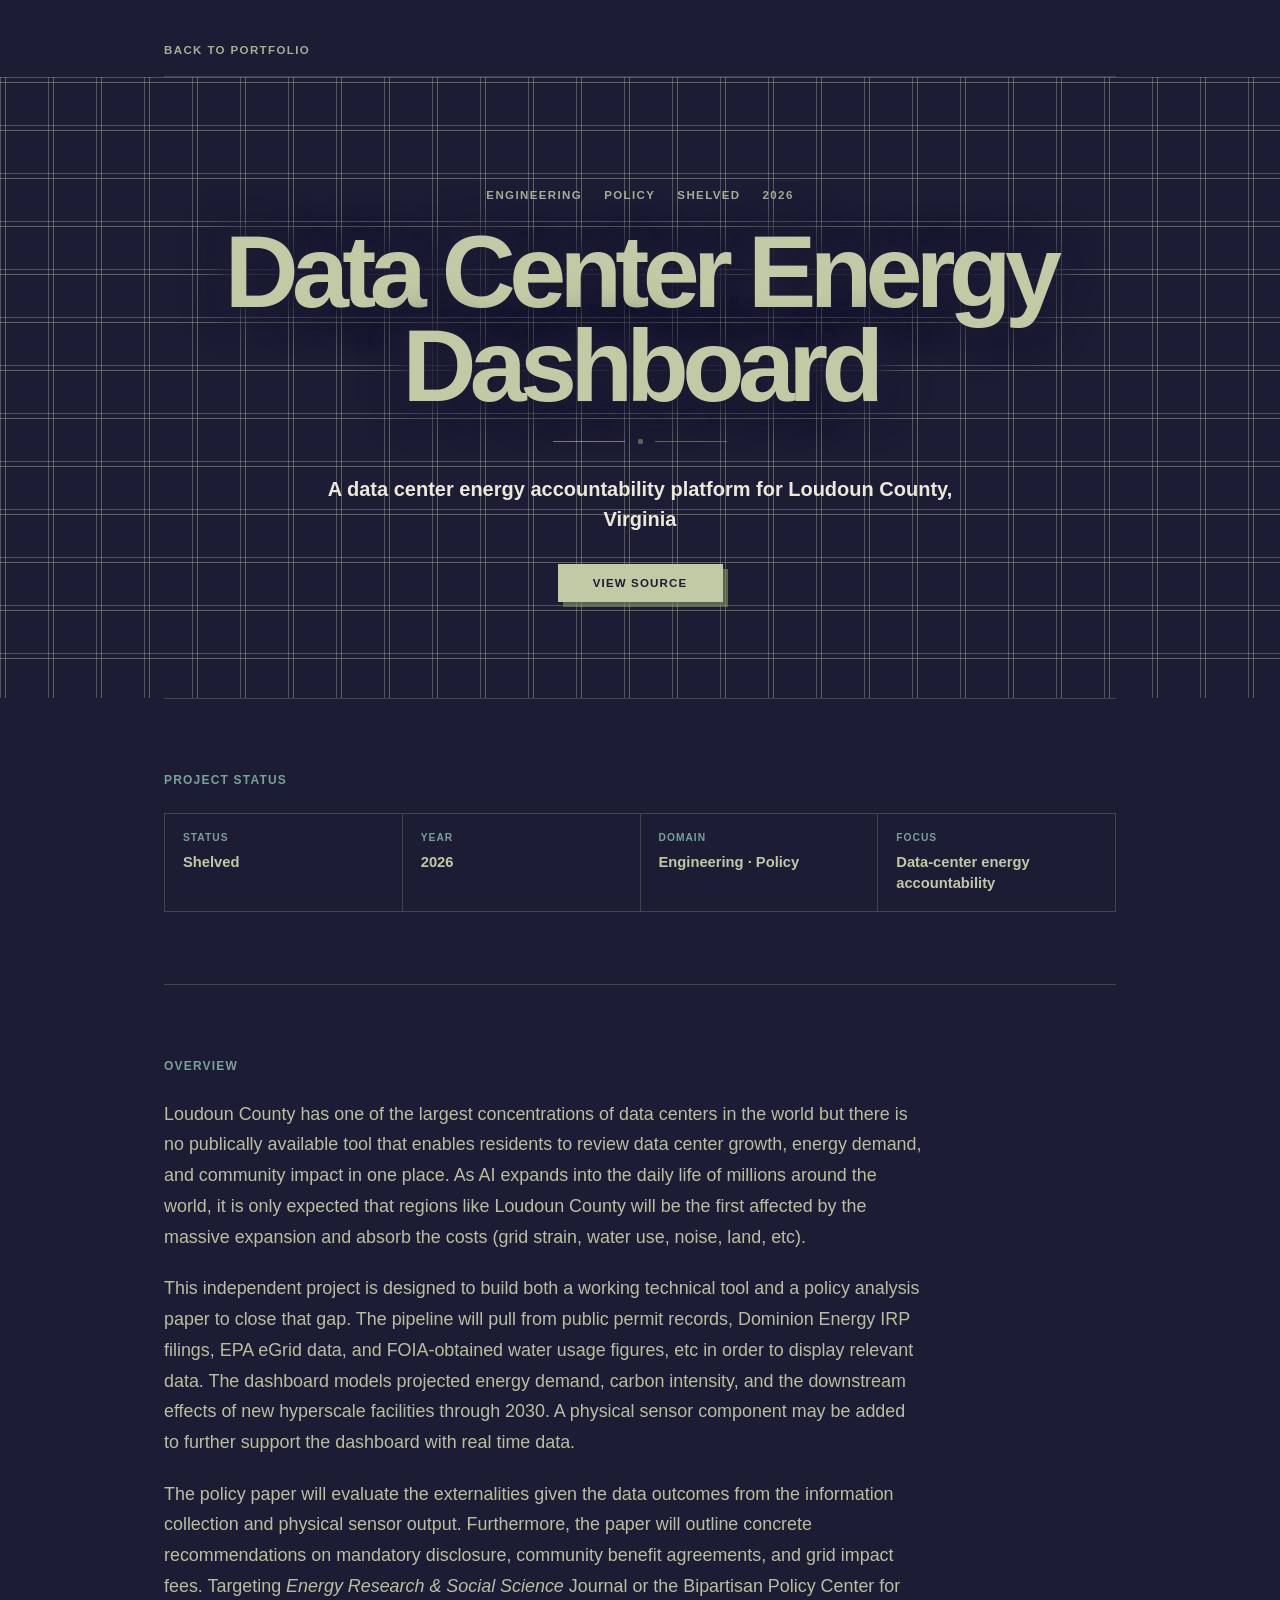
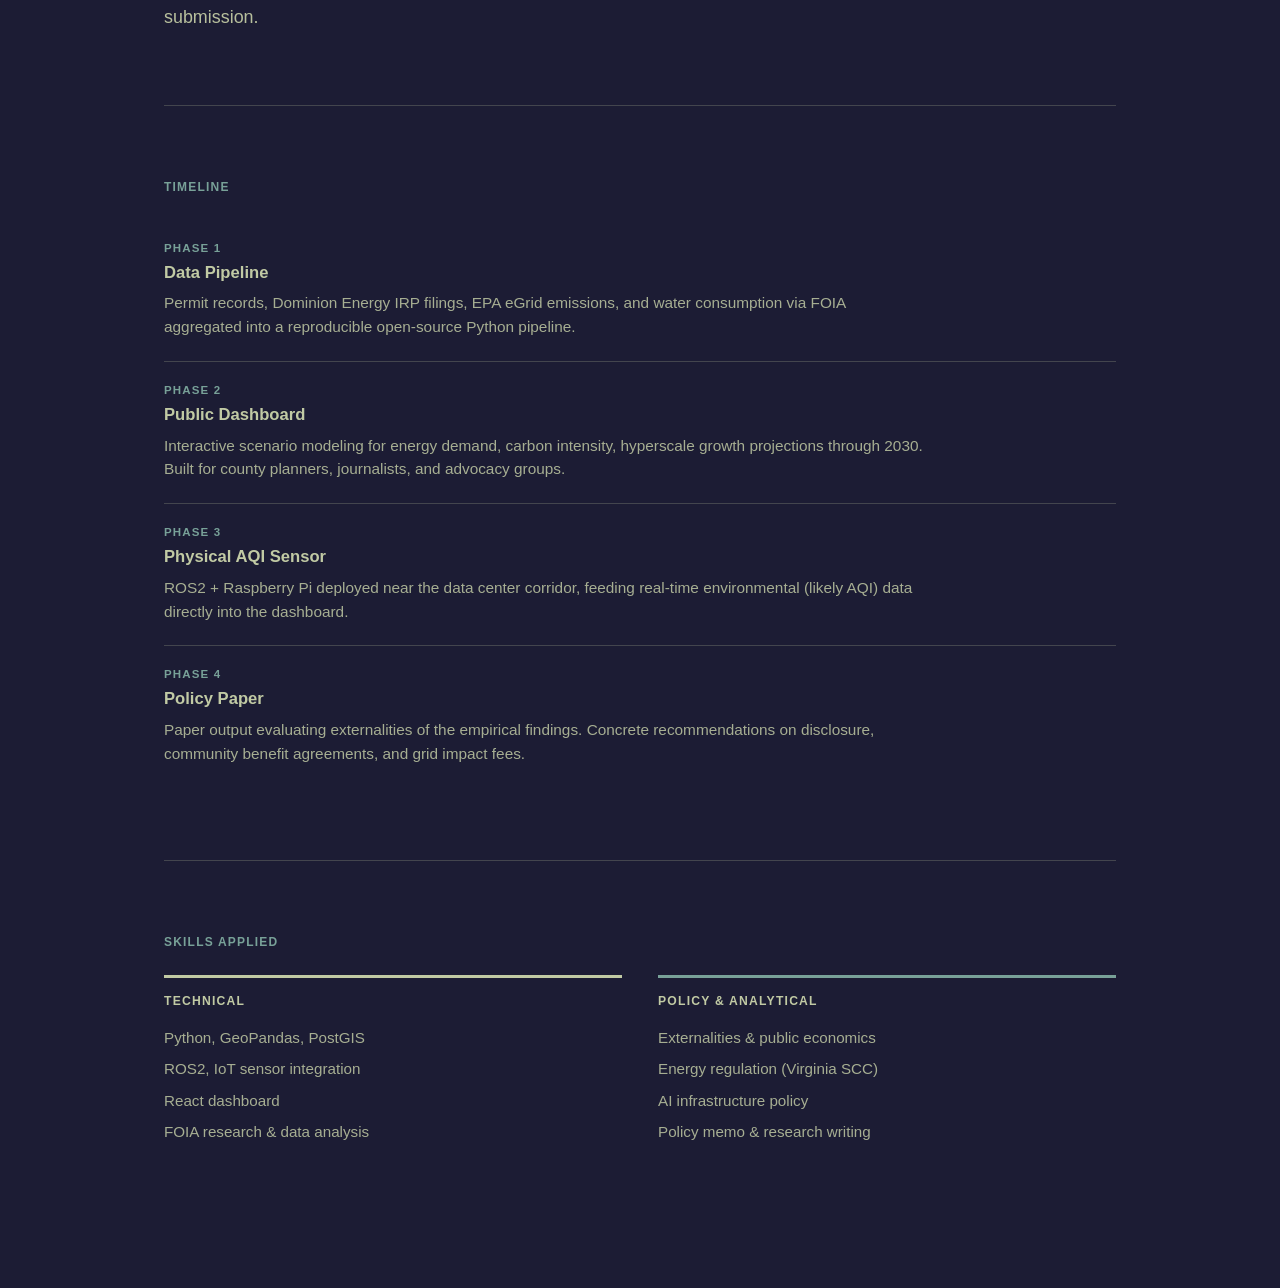
<file: datacenter-analysis/index.html>
<!DOCTYPE html>
<html lang="en">
  <head>
    <meta charset="UTF-8">
    <meta name="viewport" content="width=device-width, initial-scale=1.0">
    <link rel="icon" href="./static/tab-icon.png">
    <title>Data Center Dashboard — tahaseen shaik</title>
    <link rel="stylesheet" href="/static/subpage.css">
    <link rel="preconnect" href="https://fonts.googleapis.com">
    <link href="https://fonts.googleapis.com/css2?family=DM+Mono:ital,wght@0,300;0,400;0,500;1,300&family=DM+Sans:ital,opsz,wght@0,9..40,300;0,9..40,400;0,9..40,600;1,9..40,300&display=swap" rel="stylesheet">
    <style>
      :root {
        --sage: #c1caa4;
        --sage-dim: rgba(193, 202, 164, 0.45);
        --sage-faint: rgba(193, 202, 164, 0.1);
        --bg: #1c1c34;
        --surface: rgba(193, 202, 164, 0.04);
        --border: rgba(193, 202, 164, 0.13);
      }

      *, *::before, *::after { box-sizing: border-box; margin: 0; padding: 0; }

      body {
        background-color: var(--bg);
        color: var(--sage);
        font-family: 'DM Sans', sans-serif;
        min-height: 100vh;
        display: block;
        align-items: unset;
        justify-content: unset;
        padding: 0;
      }

      body::before {
        content: '';
        position: fixed;
        inset: 0;
        background-image: url("data:image/svg+xml,%3Csvg viewBox='0 0 256 256' xmlns='http://www.w3.org/2000/svg'%3E%3Cfilter id='noise'%3E%3CfeTurbulence type='fractalNoise' baseFrequency='0.9' numOctaves='4' stitchTiles='stitch'/%3E%3C/filter%3E%3Crect width='100%25' height='100%25' filter='url(%23noise)' opacity='0.04'/%3E%3C/svg%3E");
        pointer-events: none;
        z-index: 0;
        opacity: 0.6;
      }

      .page {
        position: relative;
        z-index: 1;
        max-width: 860px;
        margin: 0 auto;
        padding: clamp(3rem, 8vw, 5rem) clamp(1.25rem, 5vw, 3rem) 5rem;
      }

      .back {
        display: inline-flex;
        align-items: center;
        gap: 8px;
        font-family: 'DM Mono', monospace;
        font-size: 0.65rem;
        letter-spacing: 0.16em;
        text-transform: uppercase;
        color: var(--sage-dim);
        background: none;
        border: none;
        cursor: pointer;
        padding: 0;
        margin-bottom: 3.5rem;
        transition: color 0.2s;
      }
      .back:hover { color: var(--sage); }
      .back svg { transition: transform 0.2s; }
      .back:hover svg { transform: translateX(-3px); }

      .header { margin-bottom: 3rem; }

      .meta-row {
        display: flex;
        align-items: center;
        gap: 1rem;
        margin-bottom: 1rem;
        flex-wrap: wrap;
      }

      .tag {
        font-family: 'DM Mono', monospace;
        font-size: 0.6rem;
        letter-spacing: 0.2em;
        text-transform: uppercase;
        color: var(--sage-dim);
        border: 1px solid var(--border);
        padding: 3px 10px;
        border-radius: 3px;
      }

      .year {
        font-family: 'DM Mono', monospace;
        font-size: 0.6rem;
        letter-spacing: 0.12em;
        color: rgba(193, 202, 164, 0.3);
      }

      h1 {
        font-family: 'DM Sans', sans-serif;
        font-size: clamp(2rem, 5vw, 3.2rem);
        font-weight: 600;
        line-height: 1.1;
        color: var(--sage);
        letter-spacing: -0.02em;
        padding: 0;
        margin: 0 0 0.5rem;
        text-align: left;
      }

      .subtitle {
        font-size: 0.9rem;
        color: var(--sage-dim);
        font-weight: 300;
        font-style: italic;
      }

      .divider {
        width: 100%;
        height: 1px;
        background: var(--border);
        margin: 2.5rem 0;
      }

      .section-label {
        font-family: 'DM Mono', monospace;
        font-size: 0.6rem;
        letter-spacing: 0.2em;
        text-transform: uppercase;
        color: var(--sage-dim);
        margin-bottom: 1rem;
      }

      .abstract p {
        font-size: clamp(0.9rem, 1.5vw, 1.05rem);
        line-height: 1.75;
        color: rgba(193, 202, 164, 0.8);
        font-weight: 300;
        text-align: left;
        margin-bottom: 1em;
        padding: 0;
      }
      .abstract p:last-child { margin-bottom: 0; }

      /* ── Timeline ── */
      .timeline {
        display: flex;
        flex-direction: column;
        position: relative;
      }

      .timeline::before {
        content: '';
        position: absolute;
        left: 7px;
        top: 8px;
        bottom: 8px;
        width: 1px;
        background: var(--border);
      }

      .timeline-item {
        display: grid;
        grid-template-columns: 16px 1fr;
        gap: 1.25rem;
        padding-bottom: 2rem;
        position: relative;
      }

      .timeline-item:last-child { padding-bottom: 0; }

      .timeline-dot {
        width: 15px;
        height: 15px;
        border-radius: 50%;
        border: 1px solid var(--sage-dim);
        background: var(--bg);
        margin-top: 3px;
        flex-shrink: 0;
        position: relative;
        z-index: 1;
      }

      .timeline-phase {
        font-family: 'DM Mono', monospace;
        font-size: 0.58rem;
        letter-spacing: 0.16em;
        text-transform: uppercase;
        color: var(--sage-dim);
        margin-bottom: 4px;
      }

      .timeline-title {
        font-size: 0.92rem;
        font-weight: 600;
        color: var(--sage);
        margin-bottom: 4px;
        line-height: 1.3;
      }

      .timeline-desc {
        font-size: 0.82rem;
        line-height: 1.6;
        color: rgba(193, 202, 164, 0.6);
        font-weight: 300;
      }

      /* ── Skills grid ── */
      .skills-grid {
        display: grid;
        grid-template-columns: 1fr 1fr;
        gap: 12px;
      }

      .skills-card {
        border: 1px solid var(--border);
        border-radius: 8px;
        background: var(--surface);
        padding: 1rem 1.25rem;
      }

      .skills-card-label {
        font-family: 'DM Mono', monospace;
        font-size: 0.58rem;
        letter-spacing: 0.16em;
        text-transform: uppercase;
        color: var(--sage-dim);
        margin-bottom: 0.75rem;
      }

      .skills-list {
        display: flex;
        flex-direction: column;
        gap: 6px;
      }

      .skill-item {
        font-size: 0.8rem;
        color: rgba(193, 202, 164, 0.75);
        font-weight: 300;
        line-height: 1.4;
      }

      /* ── Fade-in ── */
      .fade-up {
        opacity: 0;
        transform: translateY(18px);
        animation: fadeUp 0.55s ease forwards;
      }
      .fade-up:nth-child(1) { animation-delay: 0.05s; }
      .fade-up:nth-child(2) { animation-delay: 0.12s; }
      .fade-up:nth-child(3) { animation-delay: 0.19s; }
      .fade-up:nth-child(4) { animation-delay: 0.26s; }
      .fade-up:nth-child(5) { animation-delay: 0.33s; }
      .fade-up:nth-child(6) { animation-delay: 0.40s; }
      .fade-up:nth-child(7) { animation-delay: 0.47s; }
      .fade-up:nth-child(8) { animation-delay: 0.54s; }

      @keyframes fadeUp {
        to { opacity: 1; transform: translateY(0); }
      }

      @media (max-width: 600px) {
        .skills-grid { grid-template-columns: 1fr; }
      }
    </style>
    <link rel="stylesheet" href="/static/project-brief.css">
  </head>
  <body class="project-brief">
    <div class="page">

      <a class="back" href="/">Back to portfolio</a>

      <div class="header fade-up">
        <div class="meta-row">
          <span class="tag">Engineering</span>
          <span class="tag">Policy</span>
          <span class="tag">Shelved</span>
          <span class="year">2026</span>
        </div>
        <h1>Data Center Energy Dashboard</h1>
        <p class="subtitle">A data center energy accountability platform for Loudoun County, Virginia</p>
        <div class="actions">
          <a class="action-link" href="https://github.com/tahaseens/loco-data-center-dashboard" target="_blank" rel="noopener noreferrer">
            View Source
          </a>
        </div>
      </div>

      <div class="divider fade-up"></div>

      <section class="fade-up" aria-labelledby="project-status-label">
        <div class="section-label" id="project-status-label">Project status</div>
        <div class="status-strip">
          <div class="status-item">
            <span class="status-label">Status</span>
            <span class="status-value">Shelved</span>
          </div>
          <div class="status-item">
            <span class="status-label">Year</span>
            <span class="status-value">2026</span>
          </div>
          <div class="status-item">
            <span class="status-label">Domain</span>
            <span class="status-value">Engineering · Policy</span>
          </div>
          <div class="status-item">
            <span class="status-label">Focus</span>
            <span class="status-value">Data-center energy accountability</span>
          </div>
        </div>
      </section>

      <div class="divider fade-up"></div>

      <section class="abstract fade-up">
        <div class="section-label">Overview</div>
        <p>
          Loudoun County has one of the largest concentrations of data centers in the world but there is no
          publically available tool that enables residents to review data center growth, energy demand, and community
          impact in one place. As AI expands into the daily life of millions around the world, it is only expected that
          regions like Loudoun County will be the first affected by the massive expansion and absorb the costs (grid strain, water use,
          noise, land, etc).
        </p>
        <p>
          This independent project is designed to build both a working technical tool and
          a policy analysis paper to close that gap. The pipeline will pull from public permit records, Dominion Energy
          IRP filings, EPA eGrid data, and FOIA-obtained water usage figures, etc in order to display relevant data.
          The dashboard models projected energy demand, carbon intensity, and the downstream effects of new hyperscale facilities through 2030.
          A physical sensor component may be added to further support the dashboard with real time data.
        </p>
        <p>
          The policy paper will evaluate the externalities given the data outcomes from the information collection and physical
          sensor output. Furthermore, the paper will outline concrete recommendations on mandatory disclosure, 
          community benefit agreements, and grid impact fees. Targeting <em>Energy Research & Social Science</em> Journal or
          the Bipartisan Policy Center for submission.
        </p>
      </section>

      <div class="divider fade-up"></div>

      <section class="fade-up">
        <div class="section-label">Timeline</div>
        <div class="timeline">

          <div class="timeline-item">
            <div class="timeline-dot"></div>
            <div class="timeline-content">
              <div class="timeline-phase">Phase 1</div>
              <div class="timeline-title">Data Pipeline</div>
              <div class="timeline-desc">
                Permit records, Dominion Energy IRP filings, EPA eGrid emissions, and water consumption via FOIA
                aggregated into a reproducible open-source Python pipeline.
              </div>
            </div>
          </div>

          <div class="timeline-item">
            <div class="timeline-dot"></div>
            <div class="timeline-content">
              <div class="timeline-phase">Phase 2</div>
              <div class="timeline-title">Public Dashboard</div>
              <div class="timeline-desc">
                Interactive scenario modeling for energy demand, carbon intensity, hyperscale growth
                projections through 2030. Built for county planners, journalists, and advocacy groups.
              </div>
            </div>
          </div>

          <div class="timeline-item">
            <div class="timeline-dot"></div>
            <div class="timeline-content">
              <div class="timeline-phase">Phase 3</div>
              <div class="timeline-title">Physical AQI Sensor</div>
              <div class="timeline-desc">
                ROS2 + Raspberry Pi deployed near the data center corridor, feeding real-time
                environmental (likely AQI) data directly into the dashboard.
              </div>
            </div>
          </div>

          <div class="timeline-item">
            <div class="timeline-dot"></div>
            <div class="timeline-content">
              <div class="timeline-phase">Phase 4</div>
              <div class="timeline-title">Policy Paper</div>
              <div class="timeline-desc">
                Paper output evaluating externalities of the empirical findings.
                Concrete recommendations on disclosure, community benefit agreements, and grid impact fees.
              </div>
            </div>
          </div>

        </div>
      </section>

      <div class="divider fade-up"></div>

      <section class="fade-up">
        <div class="section-label">Skills Applied</div>
        <div class="skills-grid">
          <div class="skills-card">
            <div class="skills-card-label">Technical</div>
            <div class="skills-list">
              <span class="skill-item">Python, GeoPandas, PostGIS</span>
              <span class="skill-item">ROS2, IoT sensor integration</span>
              <span class="skill-item">React dashboard</span>
              <span class="skill-item">FOIA research & data analysis</span>
            </div>
          </div>
          <div class="skills-card">
            <div class="skills-card-label">Policy & Analytical</div>
            <div class="skills-list">
              <span class="skill-item">Externalities & public economics</span>
              <span class="skill-item">Energy regulation (Virginia SCC)</span>
              <span class="skill-item">AI infrastructure policy</span>
              <span class="skill-item">Policy memo & research writing</span>
            </div>
          </div>
        </div>
      </section>

    </div>
  </body>
</html>
</file>
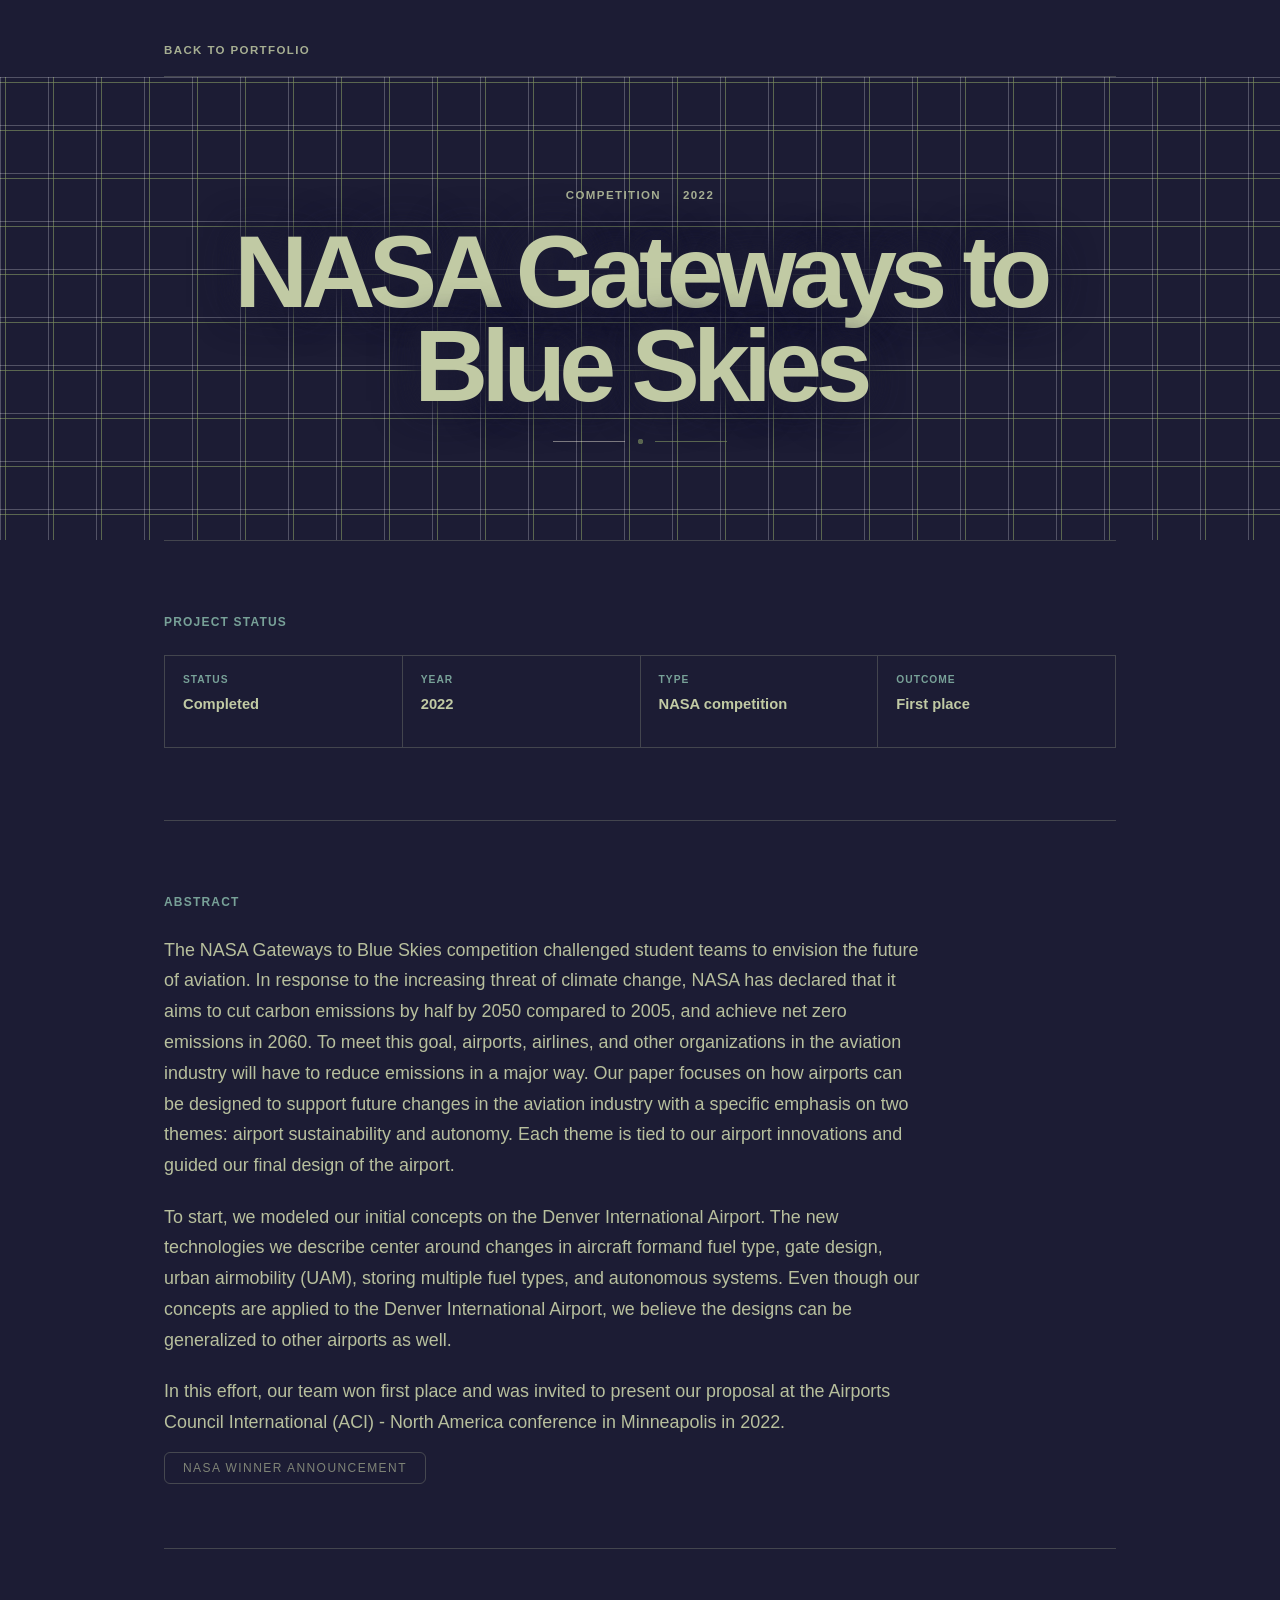
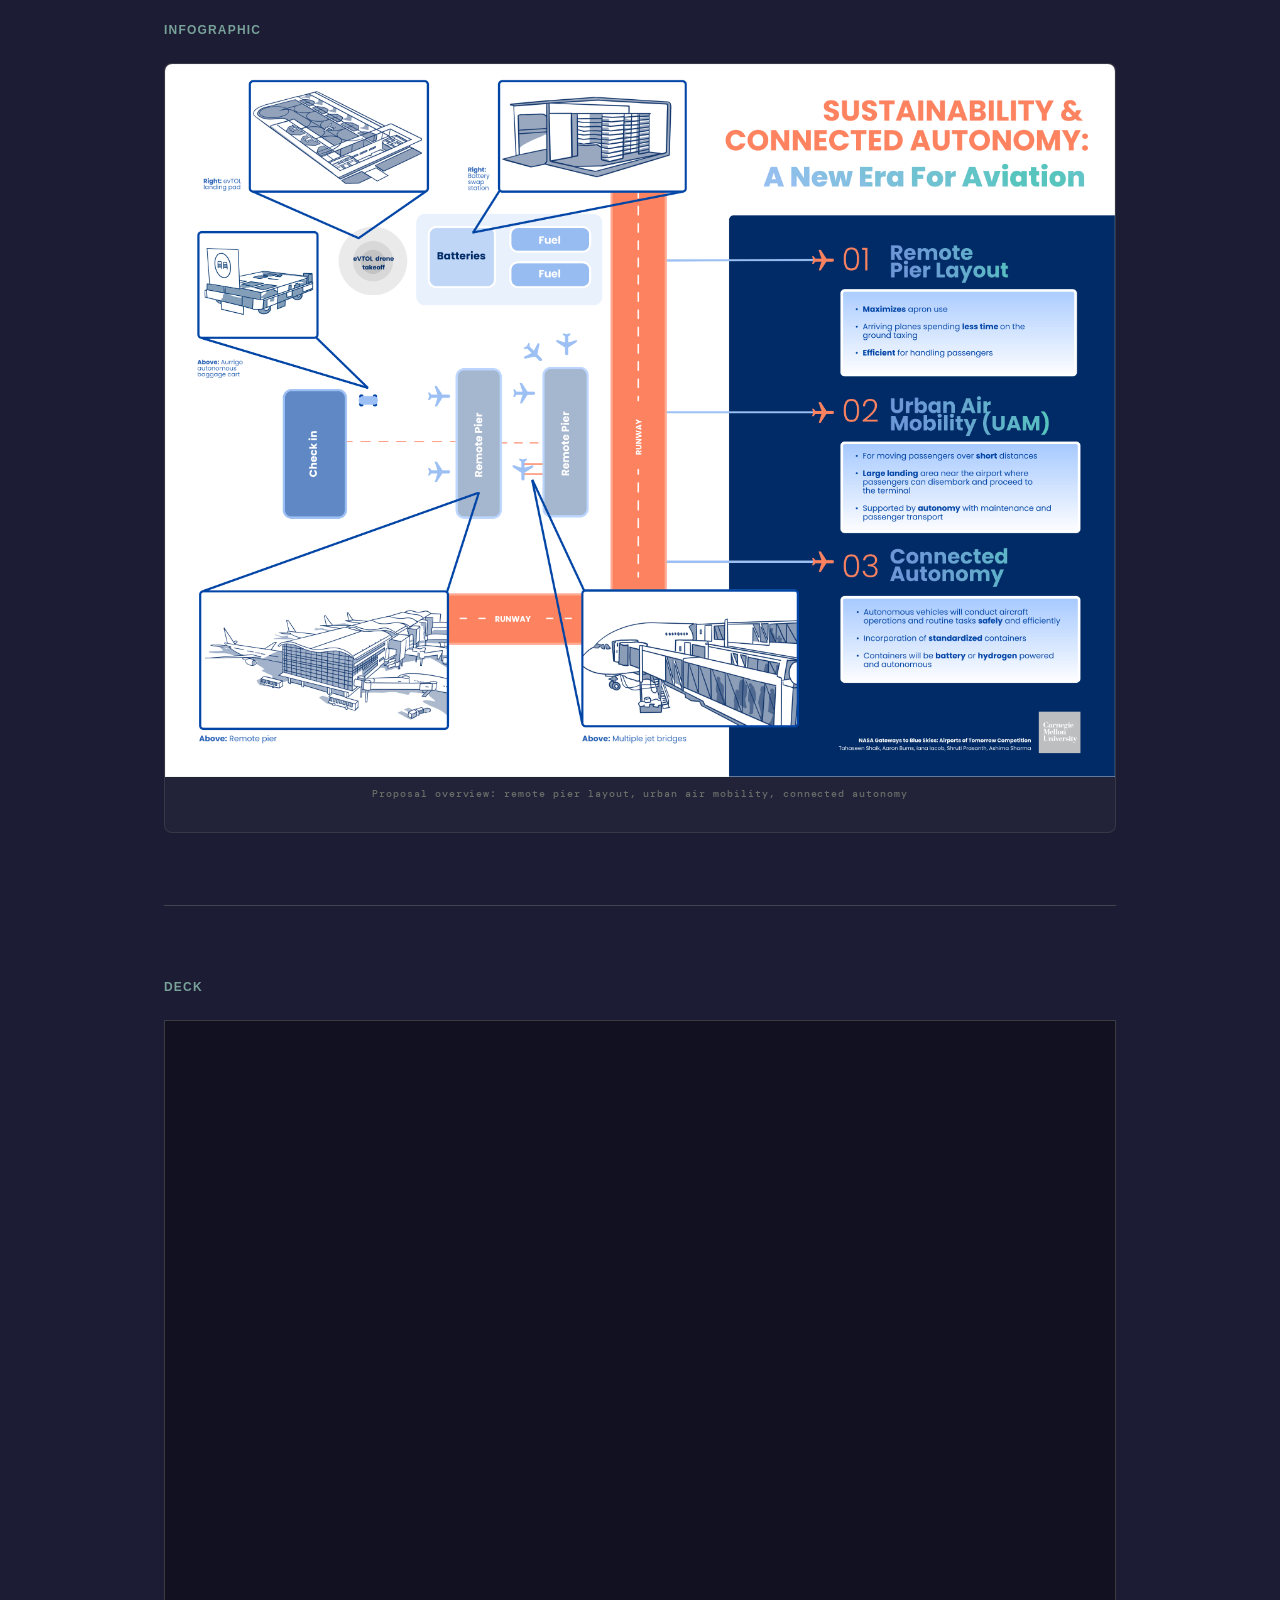
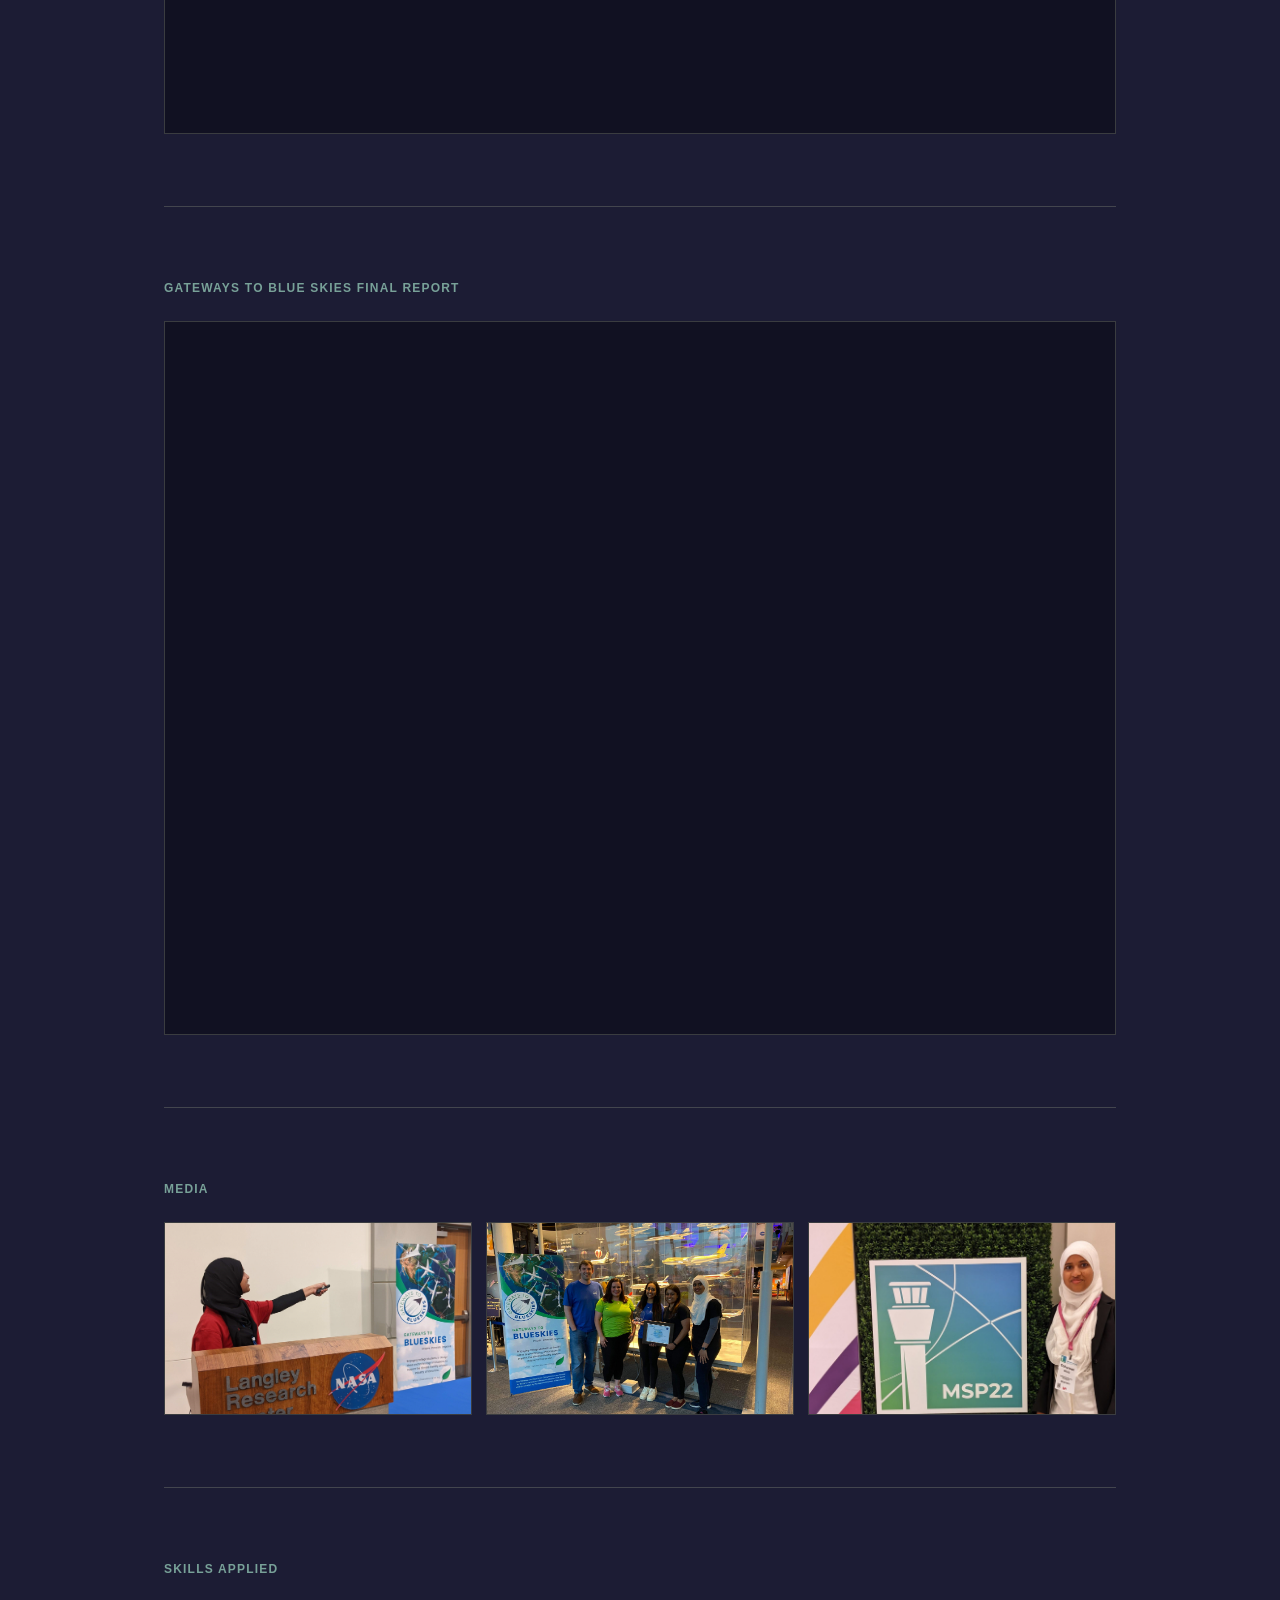
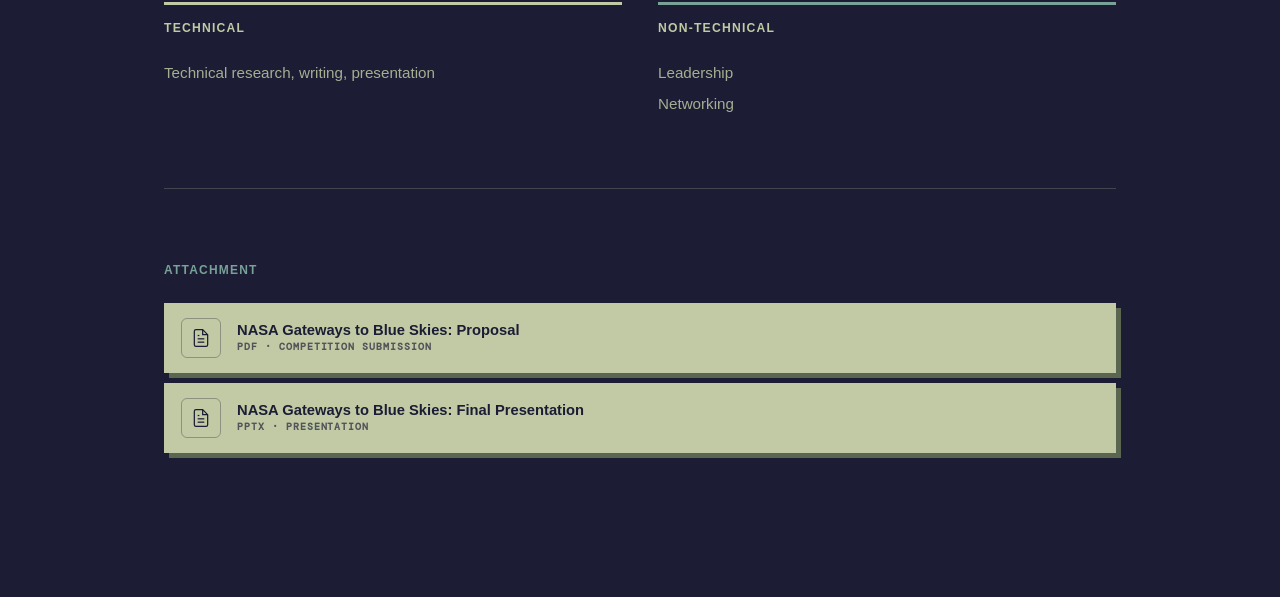
<file: gateways-blue-skies-comp/index.html>
<!DOCTYPE html>
<html lang="en">
  <head>
    <meta charset="UTF-8">
    <meta name="viewport" content="width=device-width, initial-scale=1.0">
    <link rel="icon" href="./static/tab-icon.png">
    <title>Gateways to Blue Skies — tahaseen shaik</title>
    <link rel="stylesheet" href="/static/subpage.css">
    <link rel="preconnect" href="https://fonts.googleapis.com">
    <link href="https://fonts.googleapis.com/css2?family=DM+Mono:ital,wght@0,300;0,400;0,500;1,300&family=DM+Sans:ital,opsz,wght@0,9..40,300;0,9..40,400;0,9..40,600;1,9..40,300&display=swap" rel="stylesheet">
    <style>
      :root {
        --sage: #c1caa4;
        --sage-dim: rgba(193, 202, 164, 0.45);
        --sage-faint: rgba(193, 202, 164, 0.1);
        --bg: #1c1c34;
        --surface: rgba(193, 202, 164, 0.04);
        --border: rgba(193, 202, 164, 0.13);
      }

      *, *::before, *::after { box-sizing: border-box; margin: 0; padding: 0; }

      body {
        background-color: var(--bg);
        color: var(--sage);
        font-family: 'DM Sans', sans-serif;
        min-height: 100vh;
        display: block;
        align-items: unset;
        justify-content: unset;
        padding: 0;
      }

      body::before {
        content: '';
        position: fixed;
        inset: 0;
        background-image: url("data:image/svg+xml,%3Csvg viewBox='0 0 256 256' xmlns='http://www.w3.org/2000/svg'%3E%3Cfilter id='noise'%3E%3CfeTurbulence type='fractalNoise' baseFrequency='0.9' numOctaves='4' stitchTiles='stitch'/%3E%3C/filter%3E%3Crect width='100%25' height='100%25' filter='url(%23noise)' opacity='0.04'/%3E%3C/svg%3E");
        pointer-events: none;
        z-index: 0;
        opacity: 0.6;
      }

      .page {
        position: relative;
        z-index: 1;
        max-width: 860px;
        margin: 0 auto;
        padding: clamp(3rem, 8vw, 5rem) clamp(1.25rem, 5vw, 3rem) 5rem;
      }

      .back {
        display: inline-flex;
        align-items: center;
        gap: 8px;
        font-family: 'DM Mono', monospace;
        font-size: 0.65rem;
        letter-spacing: 0.16em;
        text-transform: uppercase;
        color: var(--sage-dim);
        background: none;
        border: none;
        cursor: pointer;
        padding: 0;
        margin-bottom: 3.5rem;
        transition: color 0.2s;
      }
      .back:hover { color: var(--sage); }
      .back svg { transition: transform 0.2s; }
      .back:hover svg { transform: translateX(-3px); }

      .header { margin-bottom: 3rem; }

      .meta-row {
        display: flex;
        align-items: center;
        gap: 1rem;
        margin-bottom: 1rem;
        flex-wrap: wrap;
      }

      .tag {
        font-family: 'DM Mono', monospace;
        font-size: 0.6rem;
        letter-spacing: 0.2em;
        text-transform: uppercase;
        color: var(--sage-dim);
        border: 1px solid var(--border);
        padding: 3px 10px;
        border-radius: 3px;
      }

      .year {
        font-family: 'DM Mono', monospace;
        font-size: 0.6rem;
        letter-spacing: 0.12em;
        color: rgba(193, 202, 164, 0.3);
      }

      h1 {
        font-family: 'DM Sans', sans-serif;
        font-size: clamp(2rem, 5vw, 3.2rem);
        font-weight: 600;
        line-height: 1.1;
        color: var(--sage);
        letter-spacing: -0.02em;
        padding: 0;
        margin: 0;
        text-align: left;
      }

      .divider {
        width: 100%;
        height: 1px;
        background: var(--border);
        margin: 2.5rem 0;
      }

      .section-label {
        font-family: 'DM Mono', monospace;
        font-size: 0.6rem;
        letter-spacing: 0.2em;
        text-transform: uppercase;
        color: var(--sage-dim);
        margin-bottom: 1rem;
      }

      .abstract p {
        font-size: clamp(0.9rem, 1.5vw, 1.05rem);
        line-height: 1.75;
        color: rgba(193, 202, 164, 0.8);
        font-weight: 300;
        text-align: left;
        margin-bottom: 1em;
        padding: 0;
      }
      .abstract p:last-child { margin-bottom: 0; }

      /* ── Media grid ── */
      .media-grid {
        display: grid;
        grid-template-columns: repeat(auto-fill, minmax(240px, 1fr));
        gap: 12px;
      }

      .media-item {
        aspect-ratio: 16 / 10;
        border-radius: 8px;
        overflow: hidden;
        border: 1px solid var(--border);
        background: var(--surface);
        position: relative;
      }

      .media-item img {
        width: 100%;
        height: 100%;
        object-fit: cover;
        display: block;
        transition: transform 0.4s ease;
      }

      .media-item:hover img { transform: scale(1.04); }

      .media-placeholder {
        width: 100%;
        height: 100%;
        display: flex;
        align-items: center;
        justify-content: center;
        flex-direction: column;
        gap: 8px;
        color: var(--sage-dim);
        font-family: 'DM Mono', monospace;
        font-size: 0.6rem;
        letter-spacing: 0.1em;
      }
      .media-placeholder svg { opacity: 0.2; }

      /* ── Infographic ── */
      .infographic-wrapper {
        width: 100%;
        border-radius: 8px;
        overflow: hidden;
        border: 1px solid var(--border);
        background: var(--surface);
        position: relative;
      }

      /* If using an image as the infographic */
      .infographic-wrapper img {
        width: 100%;
        height: auto;
        display: block;
      }

      /* Placeholder state */
      .infographic-placeholder {
        width: 100%;
        aspect-ratio: 16 / 7;
        display: flex;
        flex-direction: column;
        align-items: center;
        justify-content: center;
        gap: 12px;
        color: var(--sage-dim);
        font-family: 'DM Mono', monospace;
        font-size: 0.65rem;
        letter-spacing: 0.12em;
      }
      .infographic-placeholder svg { opacity: 0.2; }

      /* Caption below infographic */
      .infographic-caption {
        margin-top: 0.6rem;
        font-family: 'DM Mono', monospace;
        font-size: 0.6rem;
        letter-spacing: 0.1em;
        color: var(--sage-dim);
        text-align: center;
      }

      /* ── PDF attachment ── */
      .pdf-card {
        display: flex;
        align-items: center;
        gap: 1rem;
        padding: 1rem 1.25rem;
        border: 1px solid var(--border);
        border-radius: 8px;
        background: var(--surface);
        text-decoration: none;
        color: var(--sage);
        transition: background 0.2s, border-color 0.2s, transform 0.2s;
      }

      .pdf-card:hover {
        background: rgba(193, 202, 164, 0.08);
        border-color: rgba(193, 202, 164, 0.3);
        transform: translateY(-1px);
      }

      .pdf-icon {
        width: 40px;
        height: 40px;
        border-radius: 6px;
        border: 1px solid var(--border);
        display: flex;
        align-items: center;
        justify-content: center;
        flex-shrink: 0;
        color: var(--sage-dim);
      }

      .pdf-info { flex: 1; min-width: 0; }

      .pdf-name {
        font-size: 0.85rem;
        font-weight: 600;
        white-space: nowrap;
        overflow: hidden;
        text-overflow: ellipsis;
        margin-bottom: 2px;
      }

      .pdf-meta {
        font-family: 'DM Mono', monospace;
        font-size: 0.6rem;
        letter-spacing: 0.1em;
        color: var(--sage-dim);
        text-transform: uppercase;
      }

      .pdf-arrow {
        color: var(--sage-dim);
        transition: color 0.2s, transform 0.2s;
        flex-shrink: 0;
      }

      .pdf-card:hover .pdf-arrow {
        color: var(--sage);
        transform: translate(2px, -2px);
      }

      /* ── Skills grid ── */
      .skills-grid {
        display: grid;
        grid-template-columns: 1fr 1fr;
        gap: 12px;
      }

      .skills-card {
        border: 1px solid var(--border);
        border-radius: 8px;
        background: var(--surface);
        padding: 1rem 1.25rem;
      }

      .skills-card-label {
        font-family: 'DM Mono', monospace;
        font-size: 0.58rem;
        letter-spacing: 0.16em;
        text-transform: uppercase;
        color: var(--sage-dim);
        margin-bottom: 0.75rem;
      }

      .skills-list {
        display: flex;
        flex-direction: column;
        gap: 6px;
      }

      .skill-item {
        font-size: 0.8rem;
        color: rgba(193, 202, 164, 0.75);
        font-weight: 300;
        line-height: 1.4;
      }

      /* ── Fade-in ── */
      .fade-up {
        opacity: 0;
        transform: translateY(18px);
        animation: fadeUp 0.55s ease forwards;
      }
      .fade-up:nth-child(1) { animation-delay: 0.05s; }
      .fade-up:nth-child(2) { animation-delay: 0.12s; }
      .fade-up:nth-child(3) { animation-delay: 0.19s; }
      .fade-up:nth-child(4) { animation-delay: 0.26s; }
      .fade-up:nth-child(5) { animation-delay: 0.33s; }
      .fade-up:nth-child(6) { animation-delay: 0.40s; }
      .fade-up:nth-child(7) { animation-delay: 0.47s; }

      @keyframes fadeUp {
        to { opacity: 1; transform: translateY(0); }
      }

      @media (max-width: 600px) {
        .media-grid { grid-template-columns: 1fr 1fr; }
      }
    </style>
    <link rel="stylesheet" href="/static/project-brief.css">
  </head>
  <body class="project-brief">
    <div class="page">

      <a class="back" href="/">Back to portfolio</a>

      <div class="header">
        <div class="meta-row fade-up">
          <span class="tag">Competition</span>
          <span class="year">2022</span>
        </div>
        <h1 class="fade-up">NASA Gateways to Blue Skies</h1>
      </div>

      <div class="divider fade-up"></div>

      <section class="fade-up" aria-labelledby="project-status-label">
        <div class="section-label" id="project-status-label">Project status</div>
        <div class="status-strip">
          <div class="status-item">
            <span class="status-label">Status</span>
            <span class="status-value">Completed</span>
          </div>
          <div class="status-item">
            <span class="status-label">Year</span>
            <span class="status-value">2022</span>
          </div>
          <div class="status-item">
            <span class="status-label">Type</span>
            <span class="status-value">NASA competition</span>
          </div>
          <div class="status-item">
            <span class="status-label">Outcome</span>
            <span class="status-value">First place</span>
          </div>
        </div>
      </section>

      <div class="divider fade-up"></div>

      <!-- Abstract -->
      <section class="abstract fade-up">
        <div class="section-label">Abstract</div>
        <p>
          The NASA Gateways to Blue Skies competition challenged student teams to envision the future
          of aviation. In response to the increasing threat of climate change, NASA has declared that it aims to cut carbon
          emissions by half by 2050 compared to 2005, and achieve net zero emissions in 2060. To meet this goal,
          airports, airlines, and other organizations in the aviation industry will have to reduce emissions in a major
          way. Our paper focuses on how airports can be designed to support future changes in the aviation industry
          with a specific emphasis on two themes: airport sustainability and autonomy. Each theme is tied to our
          airport innovations and guided our final design of the airport.
        </p>
        <p>
          To start, we modeled our initial concepts on the Denver International Airport. The new technologies
          we describe center around changes in aircraft formand fuel type, gate design, urban airmobility (UAM),
          storing multiple fuel types, and autonomous systems. Even though our concepts are applied to the Denver
          International Airport, we believe the designs can be generalized to other airports as well.
        </p>
        <p>
          In this effort, our team won first place and was invited to present our proposal at the Airports Council International (ACI) - North America
          conference in Minneapolis in 2022.
        </p>
        <a class="btn" href="https://www.nasa.gov/centers-and-facilities/langley/winners-announced-in-inaugural-gateways-to-blue-skies-aeronautics-competition/" target="_blank" rel="noopener noreferrer">
          NASA Winner Announcement
        </a>
      </section>

      <div class="divider fade-up"></div>

      <!-- Infographic -->
      <section class="fade-up">
        <div class="section-label">Infographic</div>
        <div class="infographic-wrapper">
          <img src="/static/projects/gateways-infographic.png" alt="Gateways to Blue Skies infographic">
        <p class="infographic-caption">Proposal overview: remote pier layout, urban air mobility, connected autonomy</p>
      </section>

      <div class="divider fade-up"></div>
 
      <!-- Deck embed -->
      <section class="fade-up">
        <div class="section-label">Deck</div>
        <iframe
          src="https://drive.google.com/file/d/1kNvCgQsifxGa0_yegbpya49_JomBUfcH/preview"
          style="width:100%; aspect-ratio:4/3; border-radius:8px; border:1px solid rgba(193,202,164,0.13); display:block;"
          allow="autoplay"
        ></iframe>
      </section>

      <div class="divider fade-up"></div>

      <!-- Report embed -->
      <section class="fade-up">
        <div class="section-label">Gateways to Blue Skies Final Report</div>
        <iframe
          src="https://drive.google.com/file/d/1MCubcUB-mpHLHUmTuaFBCRbgfkkqQK6F/preview"
          style="width:100%; aspect-ratio:4/3; border-radius:8px; border:1px solid rgba(193,202,164,0.13); display:block;"
          allow="autoplay"
        ></iframe>
      </section>

      <div class="divider fade-up"></div>

      <!-- Media -->
      <section class="fade-up">
        <div class="section-label">Media</div>
        <div class="media-grid">
          <div class="media-item">
            <img src="/static/projects/gateways-presenting.jpg" alt="Gateways to Blue Skies presentation">
          </div>
          <div class="media-item">
            <img src="/static/projects/gateways-award.jpg" alt="Gateways to Blue Skies award">
          </div>
          <div class="media-item">
            <img src="/static/projects/gateways-msp.jpg" alt="Gateways to Blue Skies ACI-NA">
          </div>
        </div>
      </section>

      <div class="divider fade-up"></div>

      <section class="fade-up">
        <div class="section-label">Skills Applied</div>
        <div class="skills-grid">
          <div class="skills-card">
            <div class="skills-card-label">Technical</div>
            <div class="skills-list">
              <span class="skill-item"></span>
              <span class="skill-item">Technical research, writing, presentation</span>
            </div>
          </div>
          <div class="skills-card">
            <div class="skills-card-label">Non-Technical</div>
            <div class="skills-list">
              <span class="skill-item"></span>
              <span class="skill-item">Leadership</span>
              <span class="skill-item">Networking</span>
            </div>
          </div>
        </div>
      </section>

      <div class="divider fade-up"></div>

      <!-- PDF -->
      <section class="fade-up">
        <div class="section-label">Attachment</div>
        <a class="pdf-card" href="/static/projects/gateways-report.pdf" target="_blank" rel="noopener noreferrer">
          <div class="pdf-icon">
            <svg width="20" height="20" viewBox="0 0 24 24" fill="none" stroke="currentColor" stroke-width="1.5">
              <path d="M14 2H6a2 2 0 0 0-2 2v16a2 2 0 0 0 2 2h12a2 2 0 0 0 2-2V8z"/>
              <polyline points="14 2 14 8 20 8"/>
              <line x1="16" y1="13" x2="8" y2="13"/>
              <line x1="16" y1="17" x2="8" y2="17"/>
              <polyline points="10 9 9 9 8 9"/>
            </svg>
          </div>
          <div class="pdf-info">
            <div class="pdf-name">NASA Gateways to Blue Skies: Proposal</div>
            <div class="pdf-meta">PDF · Competition Submission</div>
          </div>
          <div class="pdf-arrow">
            <svg width="16" height="16" viewBox="0 0 24 24" fill="none" stroke="currentColor" stroke-width="1.8">
              <path d="M7 17L17 7M17 7H7M17 7v10"/>
            </svg>
          </div>
        </a>
        <a class="pdf-card" href="/static/projects/gateways-report.pdf" target="_blank" rel="noopener noreferrer">
          <div class="pdf-icon">
            <svg width="20" height="20" viewBox="0 0 24 24" fill="none" stroke="currentColor" stroke-width="1.5">
              <path d="M14 2H6a2 2 0 0 0-2 2v16a2 2 0 0 0 2 2h12a2 2 0 0 0 2-2V8z"/>
              <polyline points="14 2 14 8 20 8"/>
              <line x1="16" y1="13" x2="8" y2="13"/>
              <line x1="16" y1="17" x2="8" y2="17"/>
              <polyline points="10 9 9 9 8 9"/>
            </svg>
          </div>
          <div class="pdf-info">
            <div class="pdf-name">NASA Gateways to Blue Skies: Final Presentation</div>
            <div class="pdf-meta">PPTX · Presentation</div>
          </div>
          <div class="pdf-arrow">
            <svg width="16" height="16" viewBox="0 0 24 24" fill="none" stroke="currentColor" stroke-width="1.8">
              <path d="M7 17L17 7M17 7H7M17 7v10"/>
            </svg>
          </div>
        </a>
      </section>

    </div>
  </body>
</html>
</file>
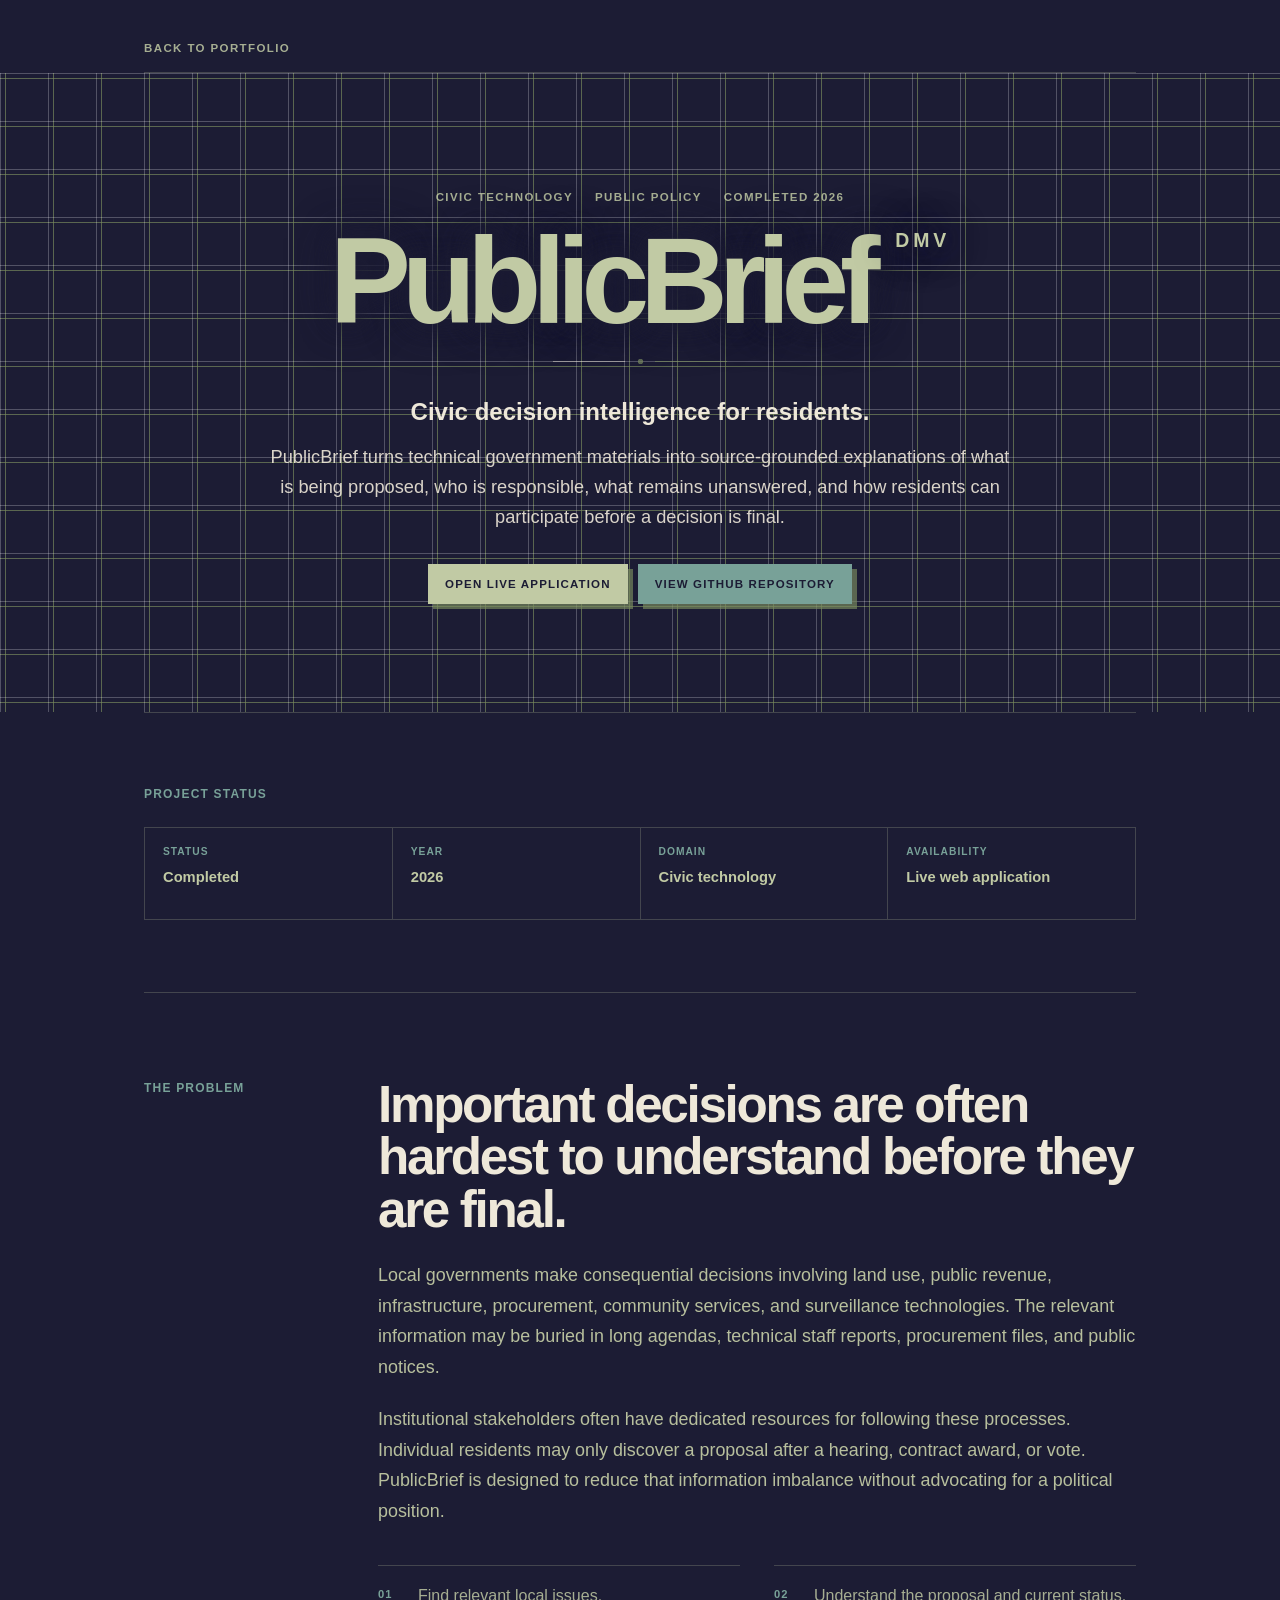
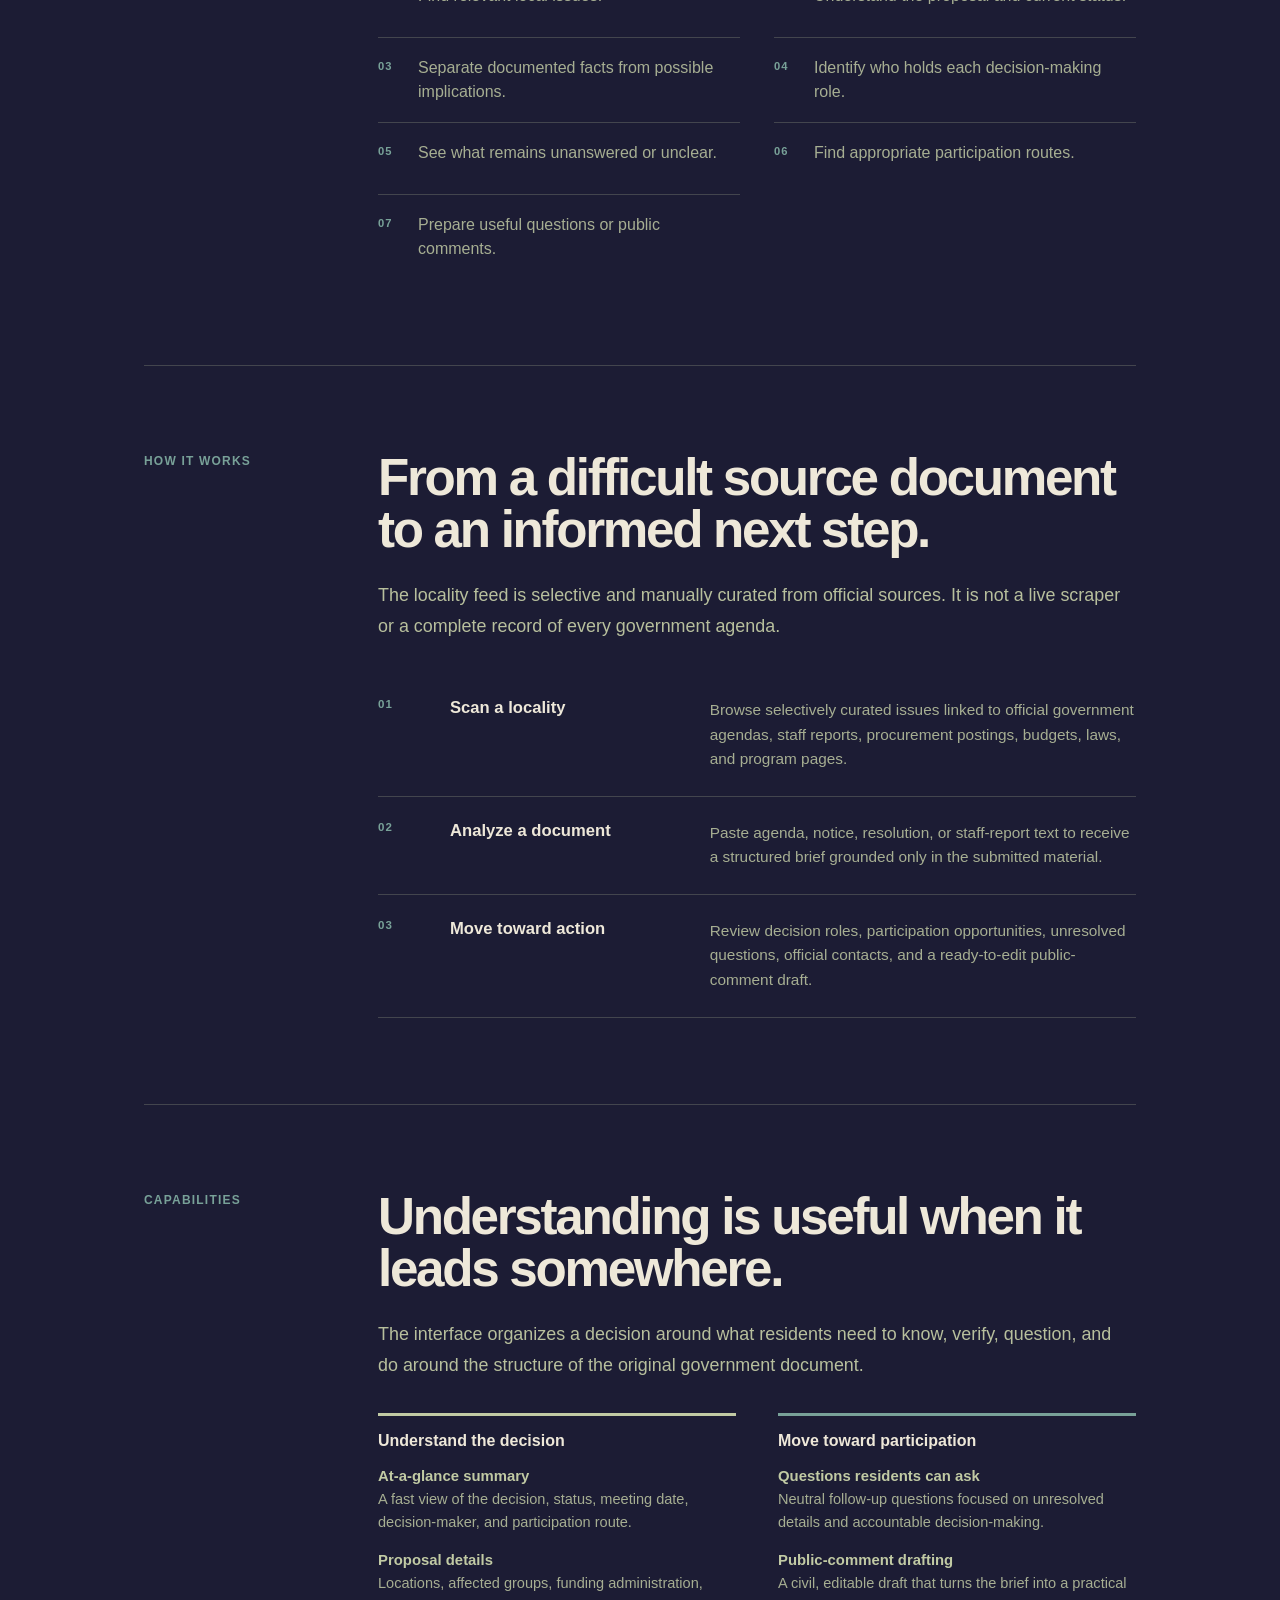
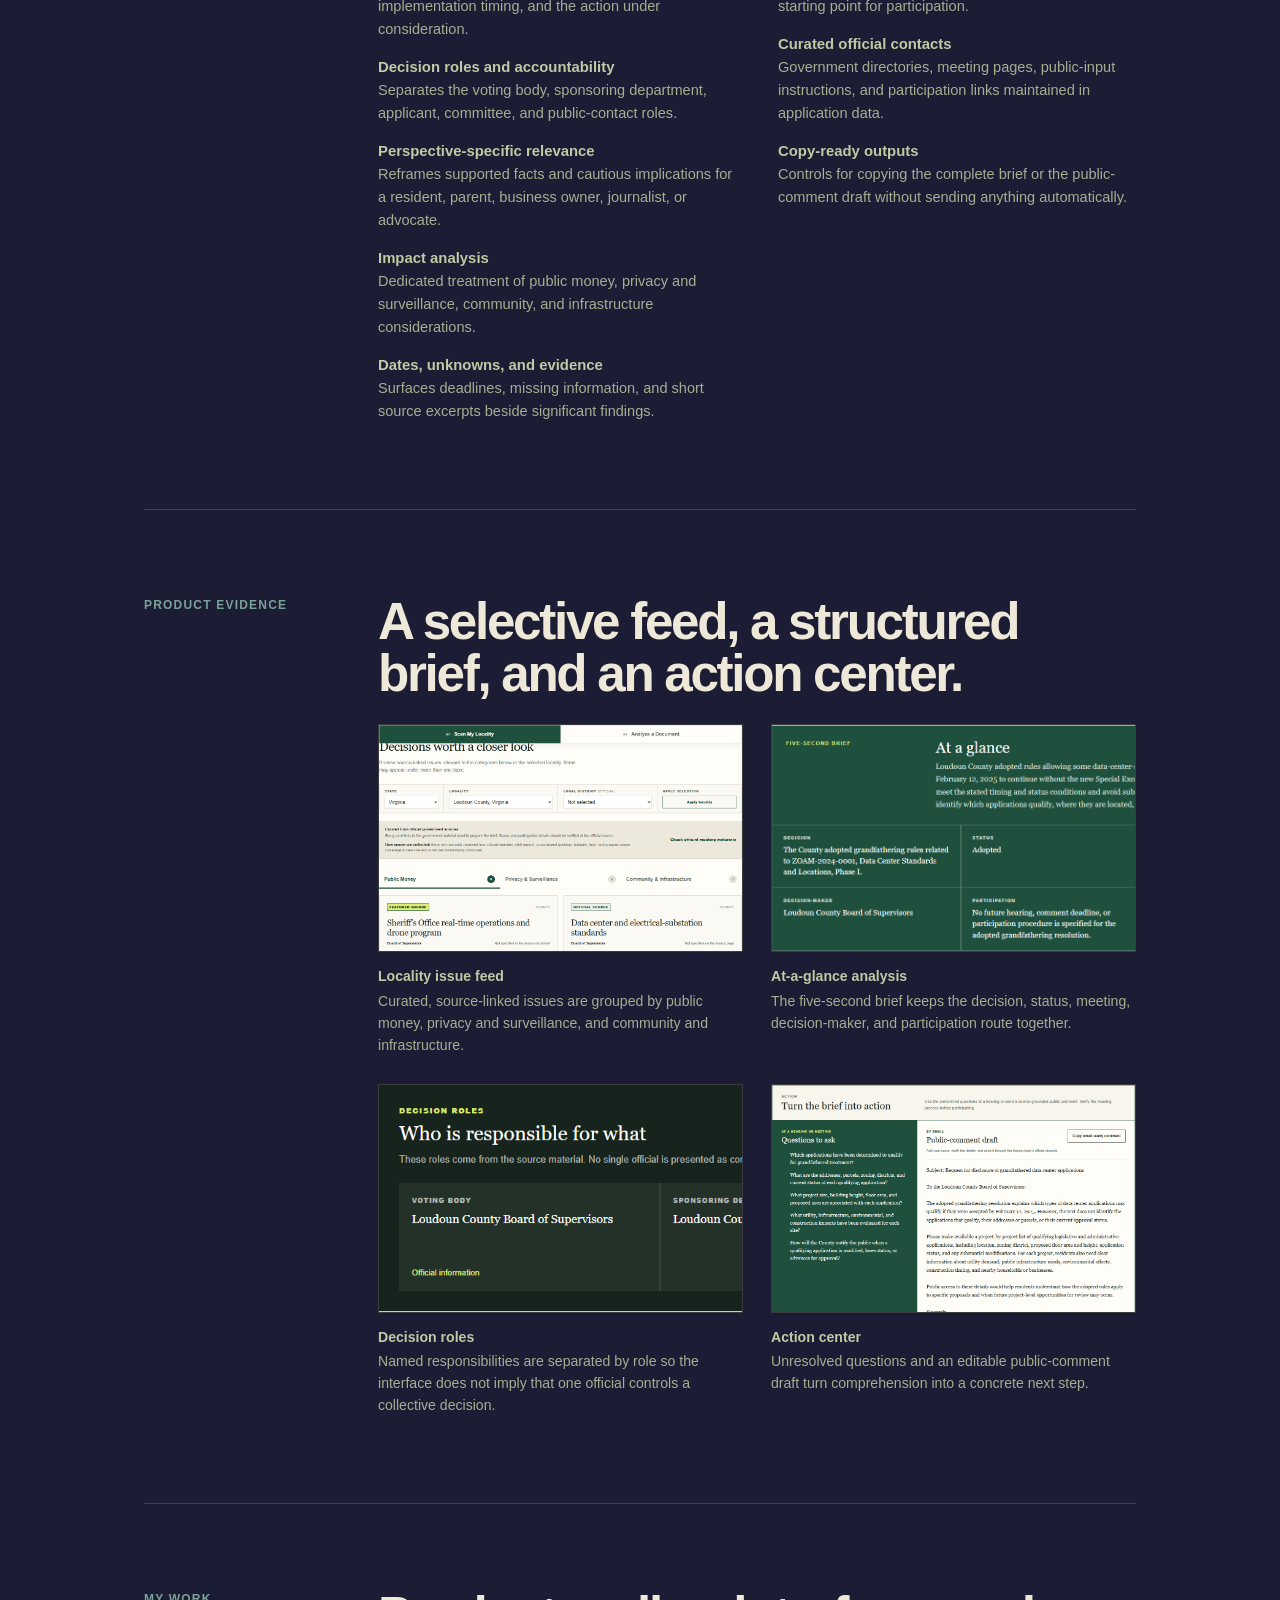
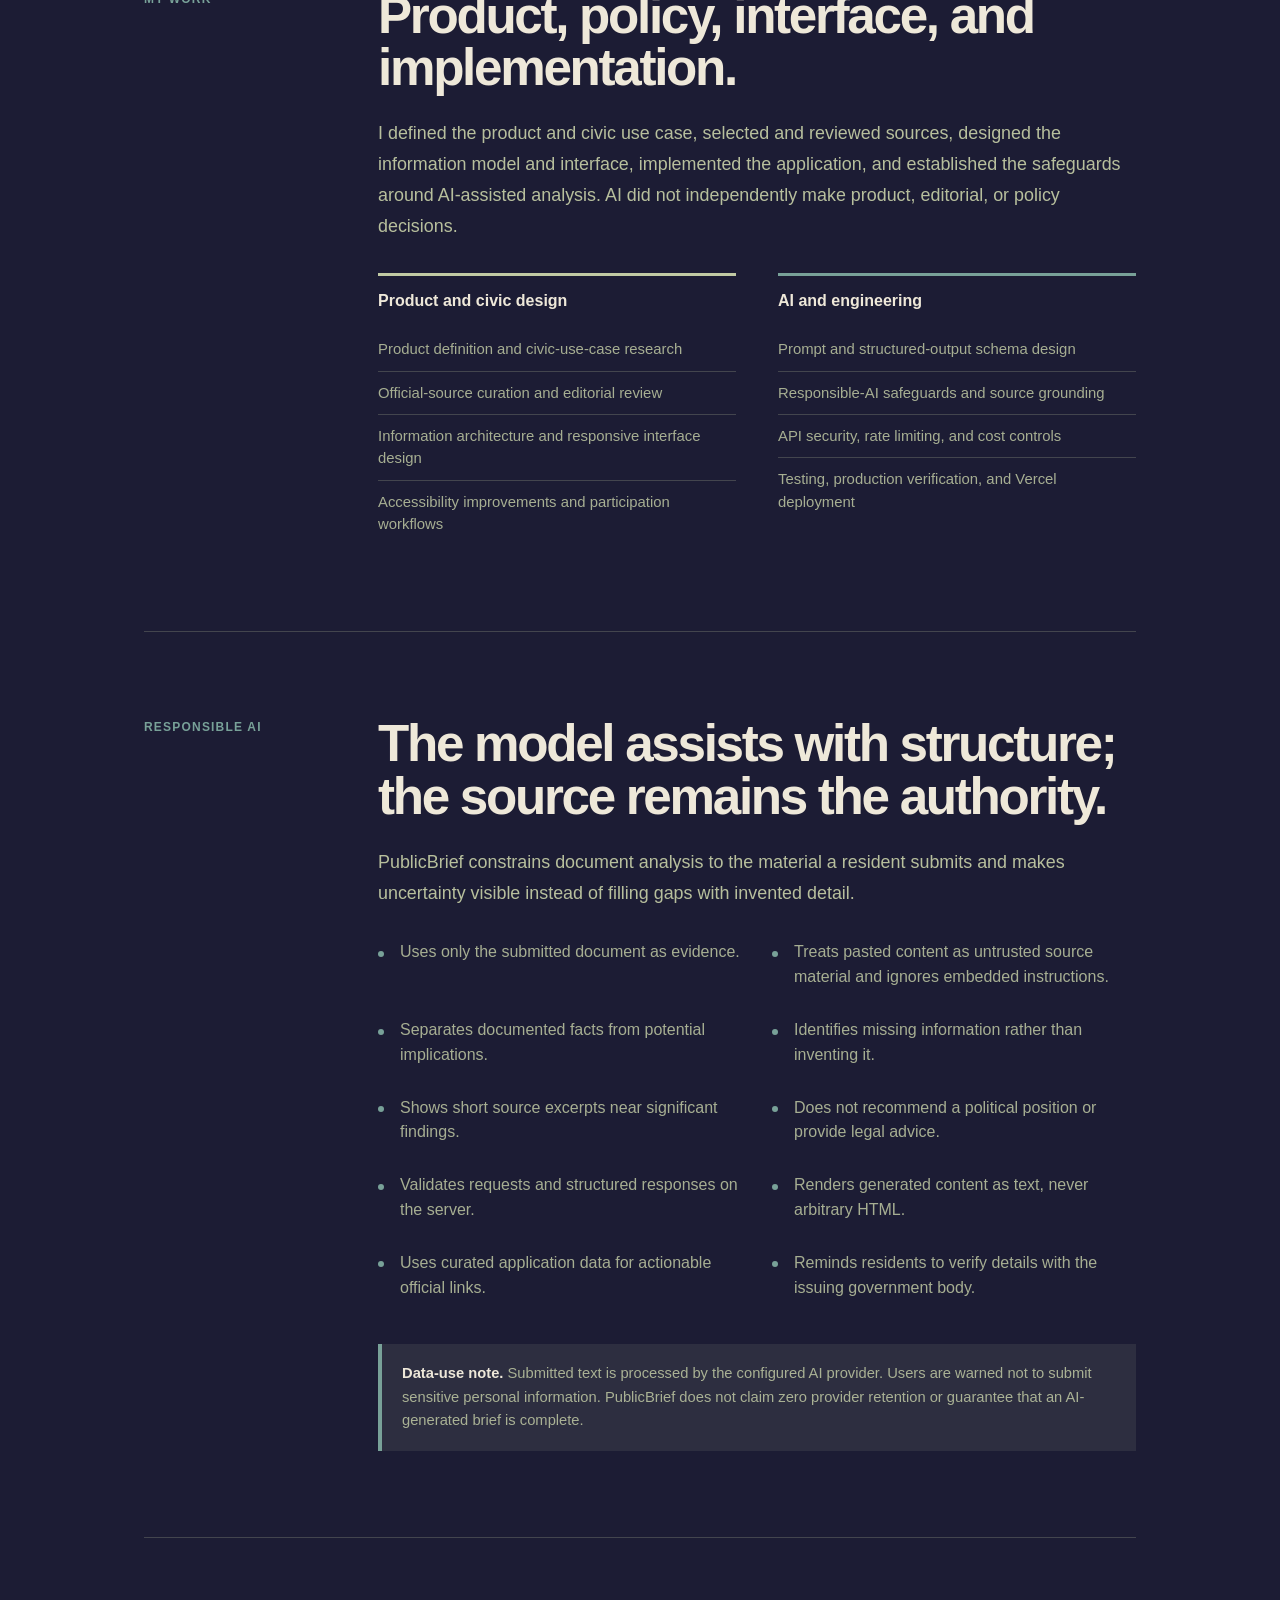
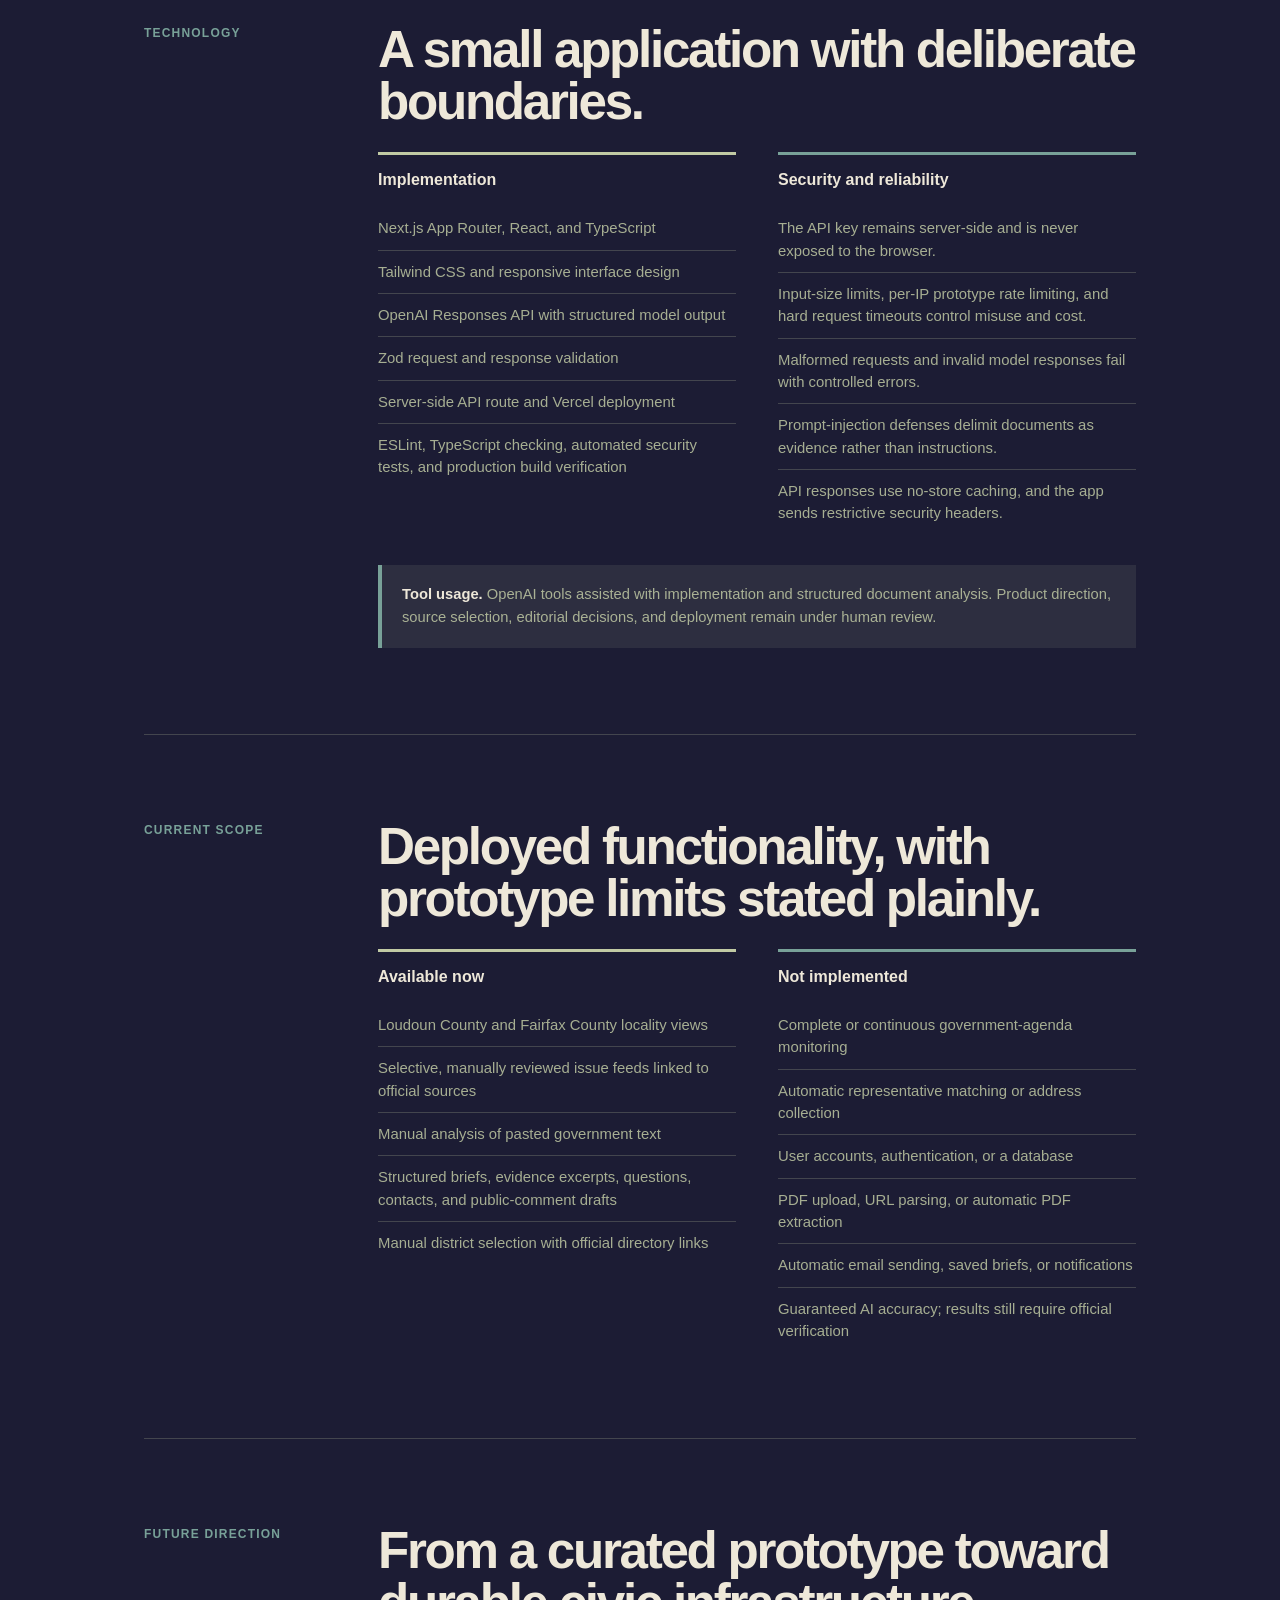
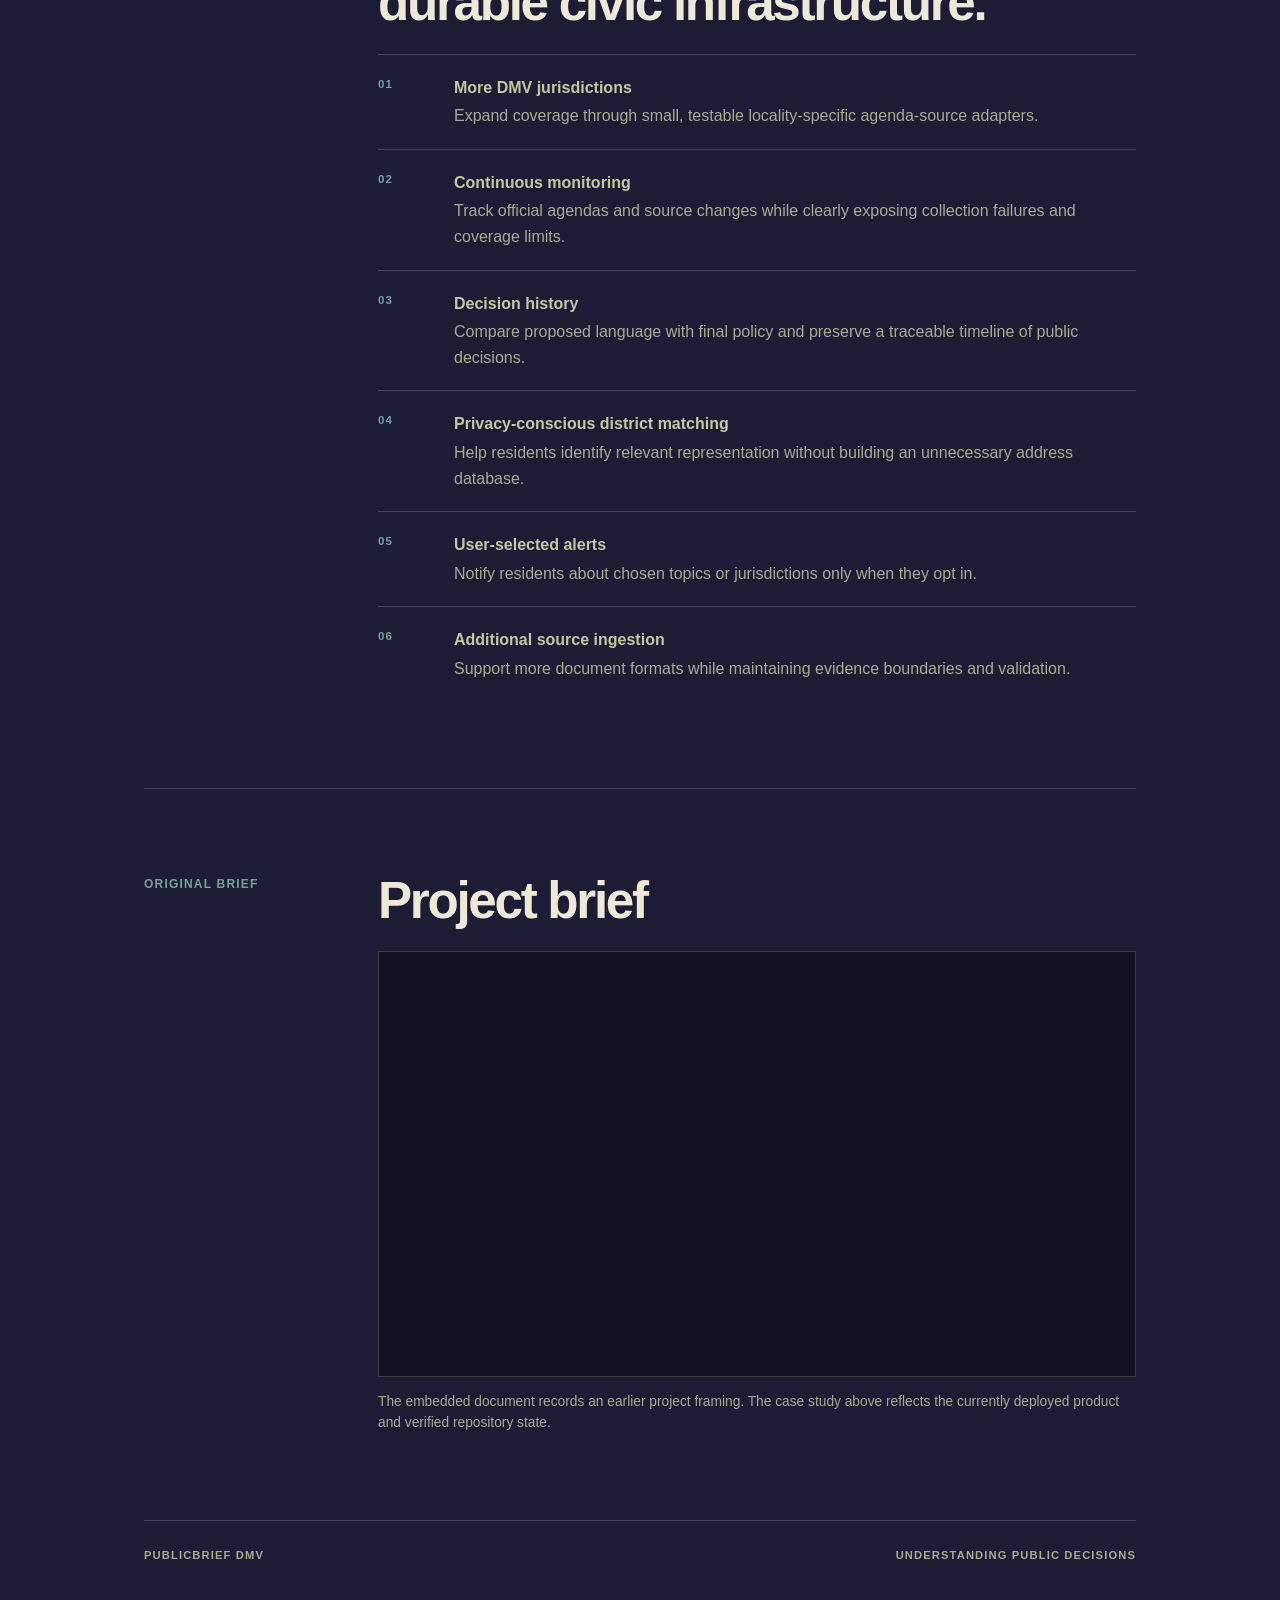
<file: publicbrief/index.html>
<!DOCTYPE html>
<html lang="en">
  <head>
    <meta charset="UTF-8">
    <meta name="viewport" content="width=device-width, initial-scale=1.0">
    <link rel="icon" href="/static/tab-icon.png">
    <title>PublicBrief DMV — tahaseen shaik</title>
    <meta name="description" content="PublicBrief is a civic decision-support tool for residents.">
    <style>
      :root {
        --ink: #1c1c34;
        --sage: #c1caa4;
        --accent: #78a198;
        --card-grid: rgba(122, 140, 94, 0.66);
        --cream: #eee8d9;
        --sage-muted: rgba(193, 202, 164, 0.84);
        --sage-faint: rgba(193, 202, 164, 0.12);
        --line: rgba(193, 202, 164, 0.23);
      }

      *, *::before, *::after { box-sizing: border-box; }

      html {
        overflow-x: hidden;
        scroll-behavior: smooth;
      }

      body {
        margin: 0;
        overflow-x: hidden;
        background: var(--ink);
        color: var(--sage);
        font-family: Arial, Helvetica, sans-serif;
        font-weight: 500;
      }

      a { color: inherit; }

      .page {
        min-height: 100vh;
      }

      .shell {
        width: min(100%, 1080px);
        margin: 0 auto;
        padding: 42px clamp(24px, 5vw, 64px) 72px;
      }

      .topbar {
        display: flex;
        align-items: center;
        justify-content: space-between;
        gap: 20px;
        padding-bottom: 18px;
        border-bottom: 1px solid var(--line);
        color: var(--sage-muted);
        font-size: 0.72rem;
        font-weight: 700;
        letter-spacing: 0.12em;
        text-transform: uppercase;
      }

      .back { text-decoration: none; }
      .back:hover { color: var(--sage); }

      .hero {
        position: relative;
        isolation: isolate;
        padding: clamp(64px, 10vw, 112px) 0 clamp(64px, 8vw, 96px);
        text-align: center;
      }

      .hero::before {
        position: absolute;
        z-index: -1;
        top: 0;
        bottom: 0;
        left: 50%;
        width: 100vw;
        background-image:
          repeating-linear-gradient(rgba(255, 255, 255, 0.24) 0, rgba(255, 255, 255, 0.24) 1px, transparent 1px, transparent 48px),
          repeating-linear-gradient(90deg, rgba(255, 255, 255, 0.24) 0, rgba(255, 255, 255, 0.24) 1px, transparent 1px, transparent 48px),
          repeating-linear-gradient(var(--card-grid) 0, var(--card-grid) 1px, transparent 1px, transparent 48px),
          repeating-linear-gradient(90deg, var(--card-grid) 0, var(--card-grid) 1px, transparent 1px, transparent 48px);
        background-position: 0 0, 0 0, 5px 5px, 5px 5px;
        background-size: 48px 48px;
        content: "";
        transform: translateX(-50%);
      }

      .meta {
        display: flex;
        flex-wrap: wrap;
        justify-content: center;
        gap: 9px 22px;
        margin-bottom: 24px;
        color: var(--sage-muted);
        font-size: 0.72rem;
        font-weight: 700;
        letter-spacing: 0.12em;
        text-transform: uppercase;
      }

      h1 {
        display: flex;
        position: relative;
        align-items: flex-start;
        justify-content: center;
        margin: 0;
        padding-bottom: 30px;
        font-size: clamp(3.65rem, 9.5vw, 7.6rem);
        font-weight: 700;
        letter-spacing: -0.075em;
        line-height: 0.86;
        text-shadow:
          0 0 20px var(--ink),
          0 0 34px var(--ink),
          0 0 46px var(--ink);
      }

      h1::after {
        position: absolute;
        bottom: 0;
        left: 50%;
        width: 174px;
        height: 5px;
        background:
          linear-gradient(rgba(238, 232, 217, 0.46), rgba(238, 232, 217, 0.46)) left center / 72px 1px no-repeat,
          radial-gradient(circle, var(--card-grid) 0 2.5px, transparent 3px) center / 5px 5px no-repeat,
          linear-gradient(var(--card-grid), var(--card-grid)) right center / 72px 1px no-repeat;
        content: "";
        transform: translateX(-50%);
      }

      h1 small {
        display: inline-block;
        margin-left: 24px;
        padding-top: 0.15em;
        font-size: 0.16em;
        font-weight: 700;
        letter-spacing: 0.2em;
        vertical-align: top;
      }

      .lead {
        max-width: 650px;
        margin: 32px auto 0;
        color: var(--cream);
        font-size: clamp(1rem, 2vw, 1.25rem);
        font-weight: 600;
        line-height: 1.5;
      }

      .actions {
        display: flex;
        flex-wrap: wrap;
        justify-content: center;
        gap: 10px;
        margin-top: 30px;
      }

      .action-link {
        display: inline-flex;
        align-items: center;
        justify-content: center;
        min-width: 165px;
        padding: 12px 14px;
        border: 1px solid var(--sage);
        background: var(--sage);
        box-shadow: 5px 5px 0 var(--card-grid);
        color: var(--ink);
        font-size: 0.72rem;
        font-weight: 700;
        letter-spacing: 0.1em;
        text-decoration: none;
        text-transform: uppercase;
        transition: background 0.18s ease, border-color 0.18s ease, transform 0.18s ease;
      }

      .action-link + .action-link {
        border-color: var(--accent);
        background: var(--accent);
      }

      .action-link:hover {
        border-color: var(--cream);
        background: var(--cream);
        color: var(--ink);
        box-shadow: 2px 2px 0 var(--card-grid);
        transform: translateY(-2px);
      }

      .section {
        display: grid;
        grid-template-columns: 165px minmax(0, 1fr);
        gap: clamp(24px, 5vw, 64px);
        padding: clamp(44px, 7vw, 72px) 0;
        border-top: 1px solid var(--line);
      }

      .section-key {
        color: var(--accent);
        font-size: 0.75rem;
        font-weight: 700;
        letter-spacing: 0.1em;
        line-height: 1.5;
        text-transform: uppercase;
      }

      .prose {
        max-width: 720px;
        color: rgba(193, 202, 164, 0.94);
        font-size: clamp(1rem, 1.6vw, 1.12rem);
        font-weight: 500;
        line-height: 1.72;
      }

      .prose p { margin: 0 0 1.15em; }
      .prose p:last-child { margin-bottom: 0; }

      .pdf-frame {
        display: block;
        width: 100%;
        aspect-ratio: 16 / 9;
        border: 1px solid var(--line);
        background: #111122;
      }

      .workflow { border-bottom: 1px solid var(--line); }

      .workflow-row {
        display: grid;
        grid-template-columns: minmax(180px, 0.75fr) minmax(0, 1.25fr);
        gap: 20px;
        padding: 22px 0;
        border-top: 1px solid var(--line);
      }

      .workflow-row:first-child { border-top: 0; }

      .workflow-title {
        font-size: 1.04rem;
        font-weight: 700;
      }

      .workflow-copy {
        margin: 0;
        color: var(--sage-muted);
        font-size: 0.96rem;
        font-weight: 500;
        line-height: 1.55;
      }

      .discipline-grid {
        display: grid;
        grid-template-columns: 1fr 1fr;
        gap: 36px;
      }

      .discipline {
        padding-top: 14px;
        border-top: 3px solid var(--sage);
      }

      .discipline + .discipline { border-color: var(--accent); }

      .discipline h2 {
        margin: 0 0 18px;
        font-size: 0.76rem;
        font-weight: 700;
        letter-spacing: 0.1em;
        text-transform: uppercase;
      }

      .discipline p {
        margin: 0;
        color: var(--sage-muted);
        font-size: 0.95rem;
        font-weight: 500;
        line-height: 1.75;
      }

      .footer {
        display: flex;
        justify-content: space-between;
        gap: 24px;
        padding-top: 28px;
        border-top: 1px solid var(--line);
        color: var(--sage-muted);
        font-size: 0.7rem;
        font-weight: 700;
        letter-spacing: 0.1em;
        text-transform: uppercase;
      }

      .project-status {
        padding: clamp(44px, 7vw, 72px) 0;
        border-top: 1px solid var(--line);
      }

      .project-status-heading {
        margin-bottom: 24px;
        color: var(--accent);
        font-size: 0.75rem;
        font-weight: 700;
        letter-spacing: 0.1em;
        line-height: 1.5;
        text-transform: uppercase;
      }

      .project-status-grid {
        display: grid;
        grid-template-columns: repeat(4, minmax(0, 1fr));
        border-top: 1px solid var(--line);
        border-left: 1px solid var(--line);
      }

      .project-status-item {
        min-height: 92px;
        padding: 17px 18px;
        border-right: 1px solid var(--line);
        border-bottom: 1px solid var(--line);
      }

      .project-status-label {
        display: block;
        margin-bottom: 8px;
        color: var(--accent);
        font-size: 0.64rem;
        font-weight: 700;
        letter-spacing: 0.1em;
        line-height: 1.35;
        text-transform: uppercase;
      }

      .project-status-value {
        color: var(--sage);
        font-size: 0.92rem;
        font-weight: 700;
        line-height: 1.4;
      }

      @media (max-width: 720px) {
        .shell { padding: 28px 20px 48px; }
        .topbar { align-items: flex-start; flex-direction: column; }
        .hero { padding: 58px 0 64px; }
        h1 { display: block; font-size: clamp(2.85rem, 13.5vw, 3.5rem); line-height: 0.9; }
        h1 small { display: block; margin: 14px 0 0 3px; padding: 0; font-size: 0.24em; }
        .actions { display: grid; grid-template-columns: repeat(2, minmax(0, 1fr)); }
        .action-link { min-width: 0; padding: 12px 10px; font-size: 0.66rem; }
        .section { grid-template-columns: 1fr; gap: 24px; }
        .workflow-row { grid-template-columns: 1fr; gap: 8px; }
        .discipline-grid { grid-template-columns: 1fr; }
        .footer { flex-direction: column; }
        .project-status-grid { grid-template-columns: 1fr 1fr; }
      }

      @media (max-width: 480px) {
        .project-status-grid { grid-template-columns: 1fr; }
        .project-status-item { min-height: 0; }
      }

      @media (prefers-reduced-motion: reduce) {
        html { scroll-behavior: auto; }
        *, *::before, *::after { transition: none !important; }
      }
    </style>
    <link rel="stylesheet" href="/publicbrief/style.css">
  </head>
  <body>
    <main class="page">
      <div class="shell">
        <nav class="topbar" aria-label="Project navigation">
          <a class="back" href="/">
            Back to portfolio
          </a>
        </nav>

        <header class="hero">
          <div class="meta">
            <span>Civic technology</span>
            <span>Public policy</span>
            <span>Completed 2026</span>
          </div>
          <h1>PublicBrief<small>DMV</small></h1>
          <p class="descriptor">Civic decision intelligence for residents.</p>
          <p class="lead">PublicBrief turns technical government materials into source-grounded explanations of what is being proposed, who is responsible, what remains unanswered, and how residents can participate before a decision is final.</p>
          <div class="actions">
            <a class="action-link" href="https://public-brief.vercel.app/" target="_blank" rel="noopener noreferrer">
              Open live application
            </a>
            <a class="action-link" href="https://github.com/tahaseens/public-brief" target="_blank" rel="noopener noreferrer">
              View GitHub repository
            </a>
          </div>
        </header>

        <section class="project-status" aria-labelledby="project-status-heading">
          <div class="project-status-heading" id="project-status-heading">Project status</div>
          <div class="project-status-grid">
            <div class="project-status-item">
              <span class="project-status-label">Status</span>
              <span class="project-status-value">Completed</span>
            </div>
            <div class="project-status-item">
              <span class="project-status-label">Year</span>
              <span class="project-status-value">2026</span>
            </div>
            <div class="project-status-item">
              <span class="project-status-label">Domain</span>
              <span class="project-status-value">Civic technology</span>
            </div>
            <div class="project-status-item">
              <span class="project-status-label">Availability</span>
              <span class="project-status-value">Live web application</span>
            </div>
          </div>
        </section>

        <section class="section" aria-labelledby="problem-heading">
          <div class="section-key">The problem</div>
          <div class="section-body">
            <h2 id="problem-heading">Important decisions are often hardest to understand before they are final.</h2>
            <div class="prose">
              <p>Local governments make consequential decisions involving land use, public revenue, infrastructure, procurement, community services, and surveillance technologies. The relevant information may be buried in long agendas, technical staff reports, procurement files, and public notices.</p>
              <p>Institutional stakeholders often have dedicated resources for following these processes. Individual residents may only discover a proposal after a hearing, contract award, or vote. PublicBrief is designed to reduce that information imbalance without advocating for a political position.</p>
            </div>
            <ol class="impact-list" aria-label="Resident outcomes">
              <li>Find relevant local issues.</li>
              <li>Understand the proposal and current status.</li>
              <li>Separate documented facts from possible implications.</li>
              <li>Identify who holds each decision-making role.</li>
              <li>See what remains unanswered or unclear.</li>
              <li>Find appropriate participation routes.</li>
              <li>Prepare useful questions or public comments.</li>
            </ol>
          </div>
        </section>

        <section class="section" aria-labelledby="workflow-heading">
          <div class="section-key">How it works</div>
          <div class="section-body">
            <h2 id="workflow-heading">From a difficult source document to an informed next step.</h2>
            <p class="section-intro">The locality feed is selective and manually curated from official sources. It is not a live scraper or a complete record of every government agenda.</p>
            <div class="workflow">
              <div class="workflow-row">
                <span class="workflow-index">01</span>
                <span class="workflow-title">Scan a locality</span>
                <p class="workflow-copy">Browse selectively curated issues linked to official government agendas, staff reports, procurement postings, budgets, laws, and program pages.</p>
              </div>
              <div class="workflow-row">
                <span class="workflow-index">02</span>
                <span class="workflow-title">Analyze a document</span>
                <p class="workflow-copy">Paste agenda, notice, resolution, or staff-report text to receive a structured brief grounded only in the submitted material.</p>
              </div>
              <div class="workflow-row">
                <span class="workflow-index">03</span>
                <span class="workflow-title">Move toward action</span>
                <p class="workflow-copy">Review decision roles, participation opportunities, unresolved questions, official contacts, and a ready-to-edit public-comment draft.</p>
              </div>
            </div>
          </div>
        </section>

        <section class="section" aria-labelledby="capabilities-heading">
          <div class="section-key">Capabilities</div>
          <div class="section-body">
            <h2 id="capabilities-heading">Understanding is useful when it leads somewhere.</h2>
            <p class="section-intro">The interface organizes a decision around what residents need to know, verify, question, and do around the structure of the original government document.</p>
            <div class="capability-groups">
              <div class="capability-group">
                <h3>Understand the decision</h3>
                <dl>
                  <dt>At-a-glance summary</dt>
                  <dd>A fast view of the decision, status, meeting date, decision-maker, and participation route.</dd>
                  <dt>Proposal details</dt>
                  <dd>Locations, affected groups, funding administration, implementation timing, and the action under consideration.</dd>
                  <dt>Decision roles and accountability</dt>
                  <dd>Separates the voting body, sponsoring department, applicant, committee, and public-contact roles.</dd>
                  <dt>Perspective-specific relevance</dt>
                  <dd>Reframes supported facts and cautious implications for a resident, parent, business owner, journalist, or advocate.</dd>
                  <dt>Impact analysis</dt>
                  <dd>Dedicated treatment of public money, privacy and surveillance, community, and infrastructure considerations.</dd>
                  <dt>Dates, unknowns, and evidence</dt>
                  <dd>Surfaces deadlines, missing information, and short source excerpts beside significant findings.</dd>
                </dl>
              </div>
              <div class="capability-group">
                <h3>Move toward participation</h3>
                <dl>
                  <dt>Questions residents can ask</dt>
                  <dd>Neutral follow-up questions focused on unresolved details and accountable decision-making.</dd>
                  <dt>Public-comment drafting</dt>
                  <dd>A civil, editable draft that turns the brief into a practical starting point for participation.</dd>
                  <dt>Curated official contacts</dt>
                  <dd>Government directories, meeting pages, public-input instructions, and participation links maintained in application data.</dd>
                  <dt>Copy-ready outputs</dt>
                  <dd>Controls for copying the complete brief or the public-comment draft without sending anything automatically.</dd>
                </dl>
              </div>
            </div>
          </div>
        </section>

        <section class="section" aria-labelledby="evidence-heading">
          <div class="section-key">Product evidence</div>
          <div class="section-body">
            <h2 id="evidence-heading">A selective feed, a structured brief, and an action center.</h2>
            <div class="evidence-grid">
              <figure class="product-figure">
                <img src="/static/projects/publicbrief/locality-feed.png" alt="PublicBrief locality feed showing curated issue cards and official-source links" loading="lazy">
                <figcaption><strong>Locality issue feed</strong>Curated, source-linked issues are grouped by public money, privacy and surveillance, and community and infrastructure.</figcaption>
              </figure>
              <figure class="product-figure">
                <img src="/static/projects/publicbrief/at-a-glance.png" alt="PublicBrief at-a-glance analysis summarizing a government decision" loading="lazy">
                <figcaption><strong>At-a-glance analysis</strong>The five-second brief keeps the decision, status, meeting, decision-maker, and participation route together.</figcaption>
              </figure>
              <figure class="product-figure">
                <img src="/static/projects/publicbrief/decision-evidence.png" alt="PublicBrief decision roles interface separating responsibility across named parties" loading="lazy">
                <figcaption><strong>Decision roles</strong>Named responsibilities are separated by role so the interface does not imply that one official controls a collective decision.</figcaption>
              </figure>
              <figure class="product-figure">
                <img src="/static/projects/publicbrief/action-center.png" alt="PublicBrief action center with resident questions and a public-comment draft" loading="lazy">
                <figcaption><strong>Action center</strong>Unresolved questions and an editable public-comment draft turn comprehension into a concrete next step.</figcaption>
              </figure>
            </div>
          </div>
        </section>

        <section class="section" aria-labelledby="role-heading">
          <div class="section-key">My work</div>
          <div class="section-body">
            <h2 id="role-heading">Product, policy, interface, and implementation.</h2>
            <p class="section-intro">I defined the product and civic use case, selected and reviewed sources, designed the information model and interface, implemented the application, and established the safeguards around AI-assisted analysis. AI did not independently make product, editorial, or policy decisions.</p>
            <div class="scope-grid">
              <div class="scope-column">
                <h3>Product and civic design</h3>
                <ul class="plain-list">
                  <li>Product definition and civic-use-case research</li>
                  <li>Official-source curation and editorial review</li>
                  <li>Information architecture and responsive interface design</li>
                  <li>Accessibility improvements and participation workflows</li>
                </ul>
              </div>
              <div class="scope-column">
                <h3>AI and engineering</h3>
                <ul class="plain-list">
                  <li>Prompt and structured-output schema design</li>
                  <li>Responsible-AI safeguards and source grounding</li>
                  <li>API security, rate limiting, and cost controls</li>
                  <li>Testing, production verification, and Vercel deployment</li>
                </ul>
              </div>
            </div>
          </div>
        </section>

        <section class="section" aria-labelledby="responsible-heading">
          <div class="section-key">Responsible AI</div>
          <div class="section-body">
            <h2 id="responsible-heading">The model assists with structure; the source remains the authority.</h2>
            <p class="section-intro">PublicBrief constrains document analysis to the material a resident submits and makes uncertainty visible instead of filling gaps with invented detail.</p>
            <ul class="principles">
              <li>Uses only the submitted document as evidence.</li>
              <li>Treats pasted content as untrusted source material and ignores embedded instructions.</li>
              <li>Separates documented facts from potential implications.</li>
              <li>Identifies missing information rather than inventing it.</li>
              <li>Shows short source excerpts near significant findings.</li>
              <li>Does not recommend a political position or provide legal advice.</li>
              <li>Validates requests and structured responses on the server.</li>
              <li>Renders generated content as text, never arbitrary HTML.</li>
              <li>Uses curated application data for actionable official links.</li>
              <li>Reminds residents to verify details with the issuing government body.</li>
            </ul>
            <div class="notice"><strong>Data-use note.</strong> Submitted text is processed by the configured AI provider. Users are warned not to submit sensitive personal information. PublicBrief does not claim zero provider retention or guarantee that an AI-generated brief is complete.</div>
          </div>
        </section>

        <section class="section" aria-labelledby="technology-heading">
          <div class="section-key">Technology</div>
          <div class="section-body">
            <h2 id="technology-heading">A small application with deliberate boundaries.</h2>
            <div class="technology-grid">
              <div class="technology-column">
                <h3>Implementation</h3>
                <ul class="plain-list">
                  <li>Next.js App Router, React, and TypeScript</li>
                  <li>Tailwind CSS and responsive interface design</li>
                  <li>OpenAI Responses API with structured model output</li>
                  <li>Zod request and response validation</li>
                  <li>Server-side API route and Vercel deployment</li>
                  <li>ESLint, TypeScript checking, automated security tests, and production build verification</li>
                </ul>
              </div>
              <div class="technology-column">
                <h3>Security and reliability</h3>
                <ul class="plain-list">
                  <li>The API key remains server-side and is never exposed to the browser.</li>
                  <li>Input-size limits, per-IP prototype rate limiting, and hard request timeouts control misuse and cost.</li>
                  <li>Malformed requests and invalid model responses fail with controlled errors.</li>
                  <li>Prompt-injection defenses delimit documents as evidence rather than instructions.</li>
                  <li>API responses use no-store caching, and the app sends restrictive security headers.</li>
                </ul>
              </div>
            </div>
            <div class="notice"><strong>Tool usage.</strong> OpenAI tools assisted with implementation and structured document analysis. Product direction, source selection, editorial decisions, and deployment remain under human review.</div>
          </div>
        </section>

        <section class="section" aria-labelledby="scope-heading">
          <div class="section-key">Current scope</div>
          <div class="section-body">
            <h2 id="scope-heading">Deployed functionality, with prototype limits stated plainly.</h2>
            <div class="status-grid">
              <div class="status-column">
                <h3>Available now</h3>
                <ul class="plain-list">
                  <li>Loudoun County and Fairfax County locality views</li>
                  <li>Selective, manually reviewed issue feeds linked to official sources</li>
                  <li>Manual analysis of pasted government text</li>
                  <li>Structured briefs, evidence excerpts, questions, contacts, and public-comment drafts</li>
                  <li>Manual district selection with official directory links</li>
                </ul>
              </div>
              <div class="status-column">
                <h3>Not implemented</h3>
                <ul class="plain-list">
                  <li>Complete or continuous government-agenda monitoring</li>
                  <li>Automatic representative matching or address collection</li>
                  <li>User accounts, authentication, or a database</li>
                  <li>PDF upload, URL parsing, or automatic PDF extraction</li>
                  <li>Automatic email sending, saved briefs, or notifications</li>
                  <li>Guaranteed AI accuracy; results still require official verification</li>
                </ul>
              </div>
            </div>
          </div>
        </section>

        <section class="section" aria-labelledby="future-heading">
          <div class="section-key">Future direction</div>
          <div class="section-body">
            <h2 id="future-heading">From a curated prototype toward durable civic infrastructure.</h2>
            <ol class="roadmap">
              <li><span><strong>More DMV jurisdictions</strong>Expand coverage through small, testable locality-specific agenda-source adapters.</span></li>
              <li><span><strong>Continuous monitoring</strong>Track official agendas and source changes while clearly exposing collection failures and coverage limits.</span></li>
              <li><span><strong>Decision history</strong>Compare proposed language with final policy and preserve a traceable timeline of public decisions.</span></li>
              <li><span><strong>Privacy-conscious district matching</strong>Help residents identify relevant representation without building an unnecessary address database.</span></li>
              <li><span><strong>User-selected alerts</strong>Notify residents about chosen topics or jurisdictions only when they opt in.</span></li>
              <li><span><strong>Additional source ingestion</strong>Support more document formats while maintaining evidence boundaries and validation.</span></li>
            </ol>
          </div>
        </section>

        <section class="section" aria-labelledby="brief-heading">
          <div class="section-key">Original brief</div>
          <div class="section-body">
            <h2 id="brief-heading">Project brief</h2>
            <iframe
              class="pdf-frame"
              src="https://drive.google.com/file/d/1cT2CvaSwBVGwYSO5EZF885VLsz7UKXc8/preview"
              title="PublicBrief project brief"
              allow="autoplay"
              loading="lazy"
            ></iframe>
            <p class="document-note">The embedded document records an earlier project framing. The case study above reflects the currently deployed product and verified repository state.</p>
          </div>
        </section>

        <footer class="footer">
          <span>PublicBrief DMV</span>
          <span>Understanding public decisions</span>
        </footer>
      </div>
    </main>
  </body>
</html>
</file>
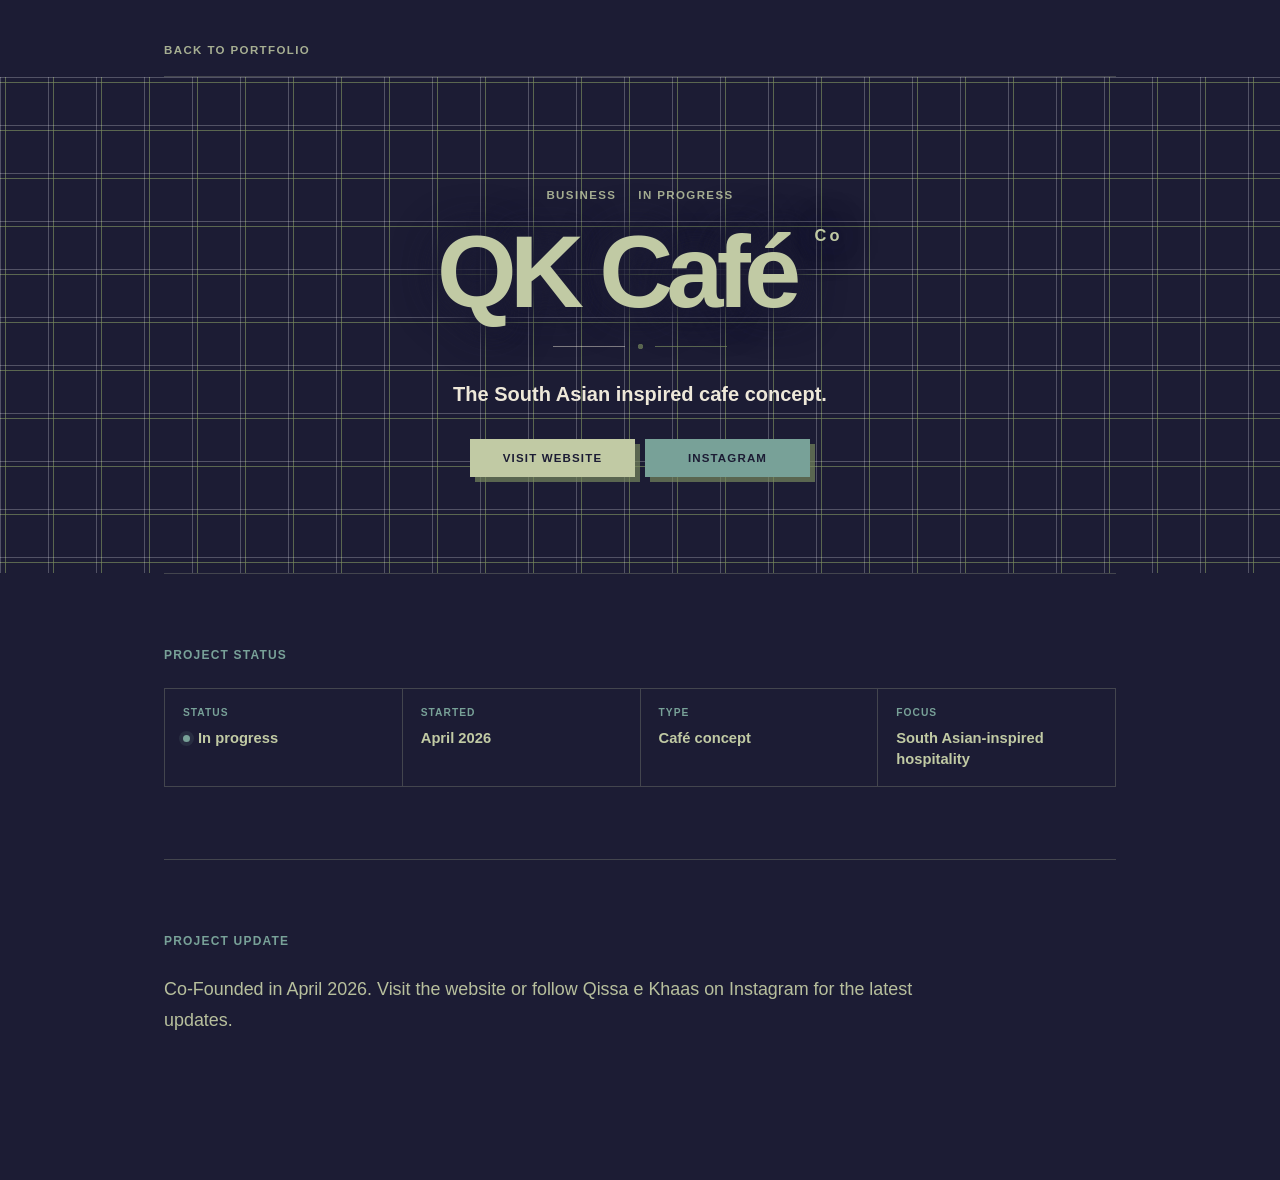
<file: qissa-e-khaas/index.html>
<!DOCTYPE html>
<html lang="en">
  <head>
    <meta charset="UTF-8">
    <meta name="viewport" content="width=device-width, initial-scale=1.0">
    <title>QK Café Co — tahaseen shaik</title>
    <meta name="description" content="QK Café Co project page.">
    <link rel="stylesheet" href="/static/project-brief.css">
  </head>
  <body class="project-brief">
    <main class="page">
      <a class="back" href="/">Back to portfolio</a>

      <header class="header">
        <div class="meta-row">
          <span class="tag">Business</span>
          <span class="year">In progress</span>
        </div>
        <h1>QK Café<small>Co</small></h1>
        <p class="subtitle">The South Asian inspired cafe concept.</p>
        <div class="actions">
          <a class="action-link" href="https://sites.google.com/view/qissaekhaas/" target="_blank" rel="noopener noreferrer">
            Visit website
          </a>
          <a class="action-link" href="https://instagram.com/qk_cafeco/" target="_blank" rel="noopener noreferrer">
            Instagram
          </a>
        </div>
      </header>

      <div class="divider"></div>

      <section aria-labelledby="project-status-label">
        <div class="section-label" id="project-status-label">Project status</div>
        <div class="status-strip">
          <div class="status-item">
            <span class="status-label">Status</span>
            <span class="status-value live">In progress</span>
          </div>
          <div class="status-item">
            <span class="status-label">Started</span>
            <span class="status-value">April 2026</span>
          </div>
          <div class="status-item">
            <span class="status-label">Type</span>
            <span class="status-value">Café concept</span>
          </div>
          <div class="status-item">
            <span class="status-label">Focus</span>
            <span class="status-value">South Asian-inspired hospitality</span>
          </div>
        </div>
      </section>

      <div class="divider"></div>

      <section class="abstract" aria-labelledby="project-update-label">
        <div class="section-label" id="project-update-label">Project update</div>
        <p> Co-Founded in April 2026. Visit the website or follow Qissa e Khaas on Instagram for the latest updates.</p>
      </section>
    </main>
  </body>
</html>
</file>
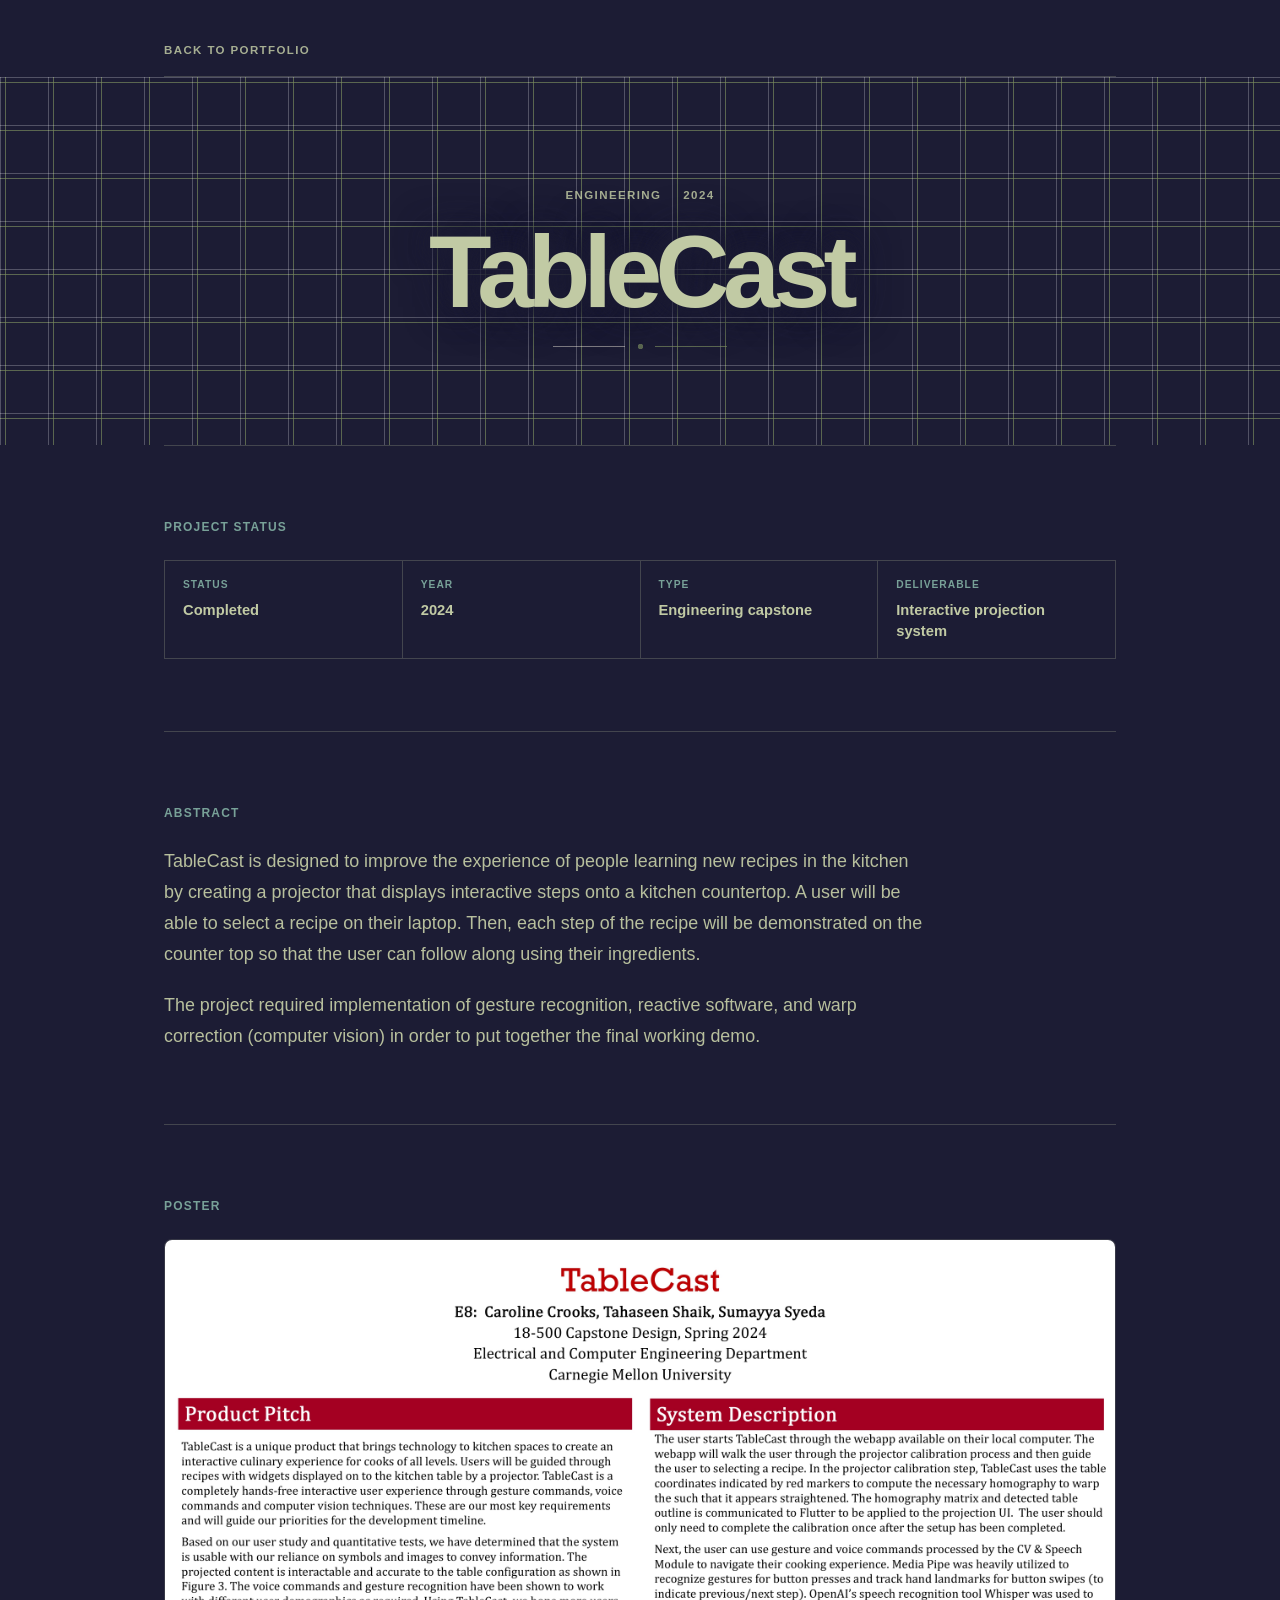
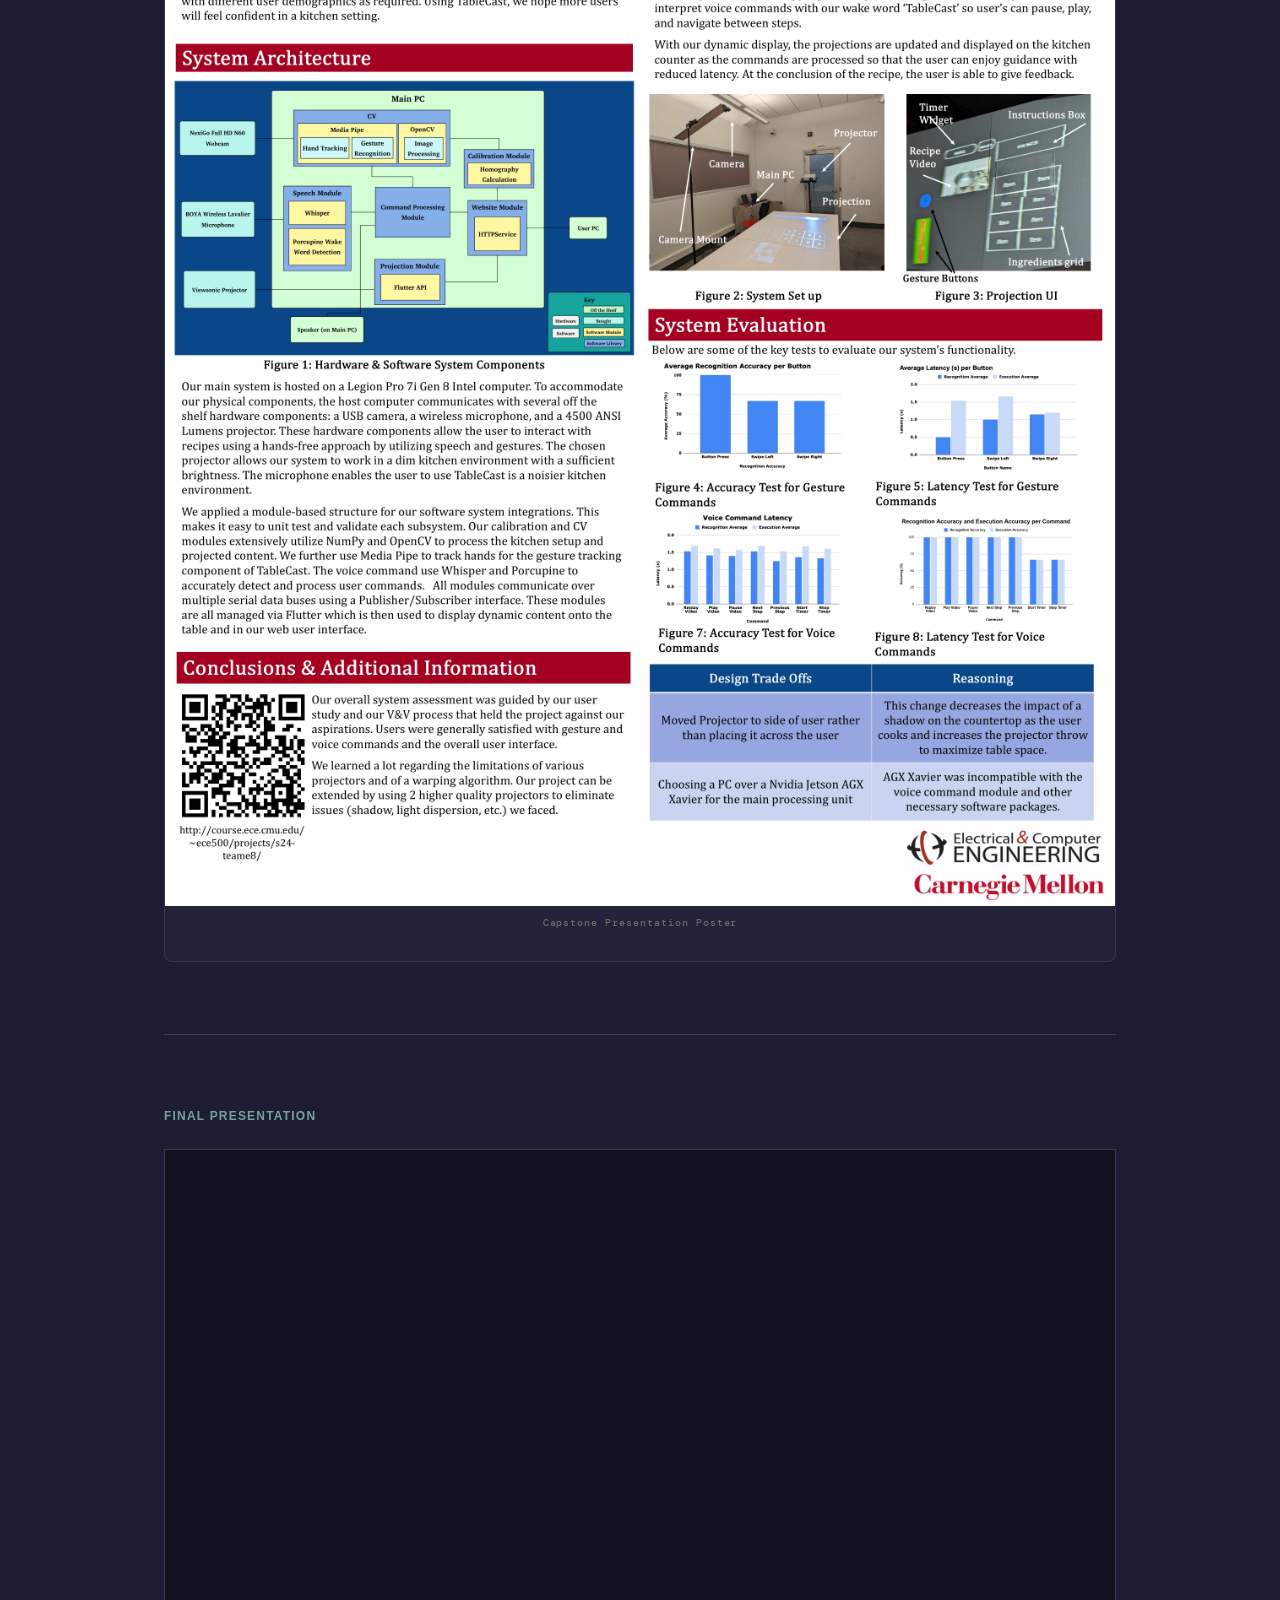
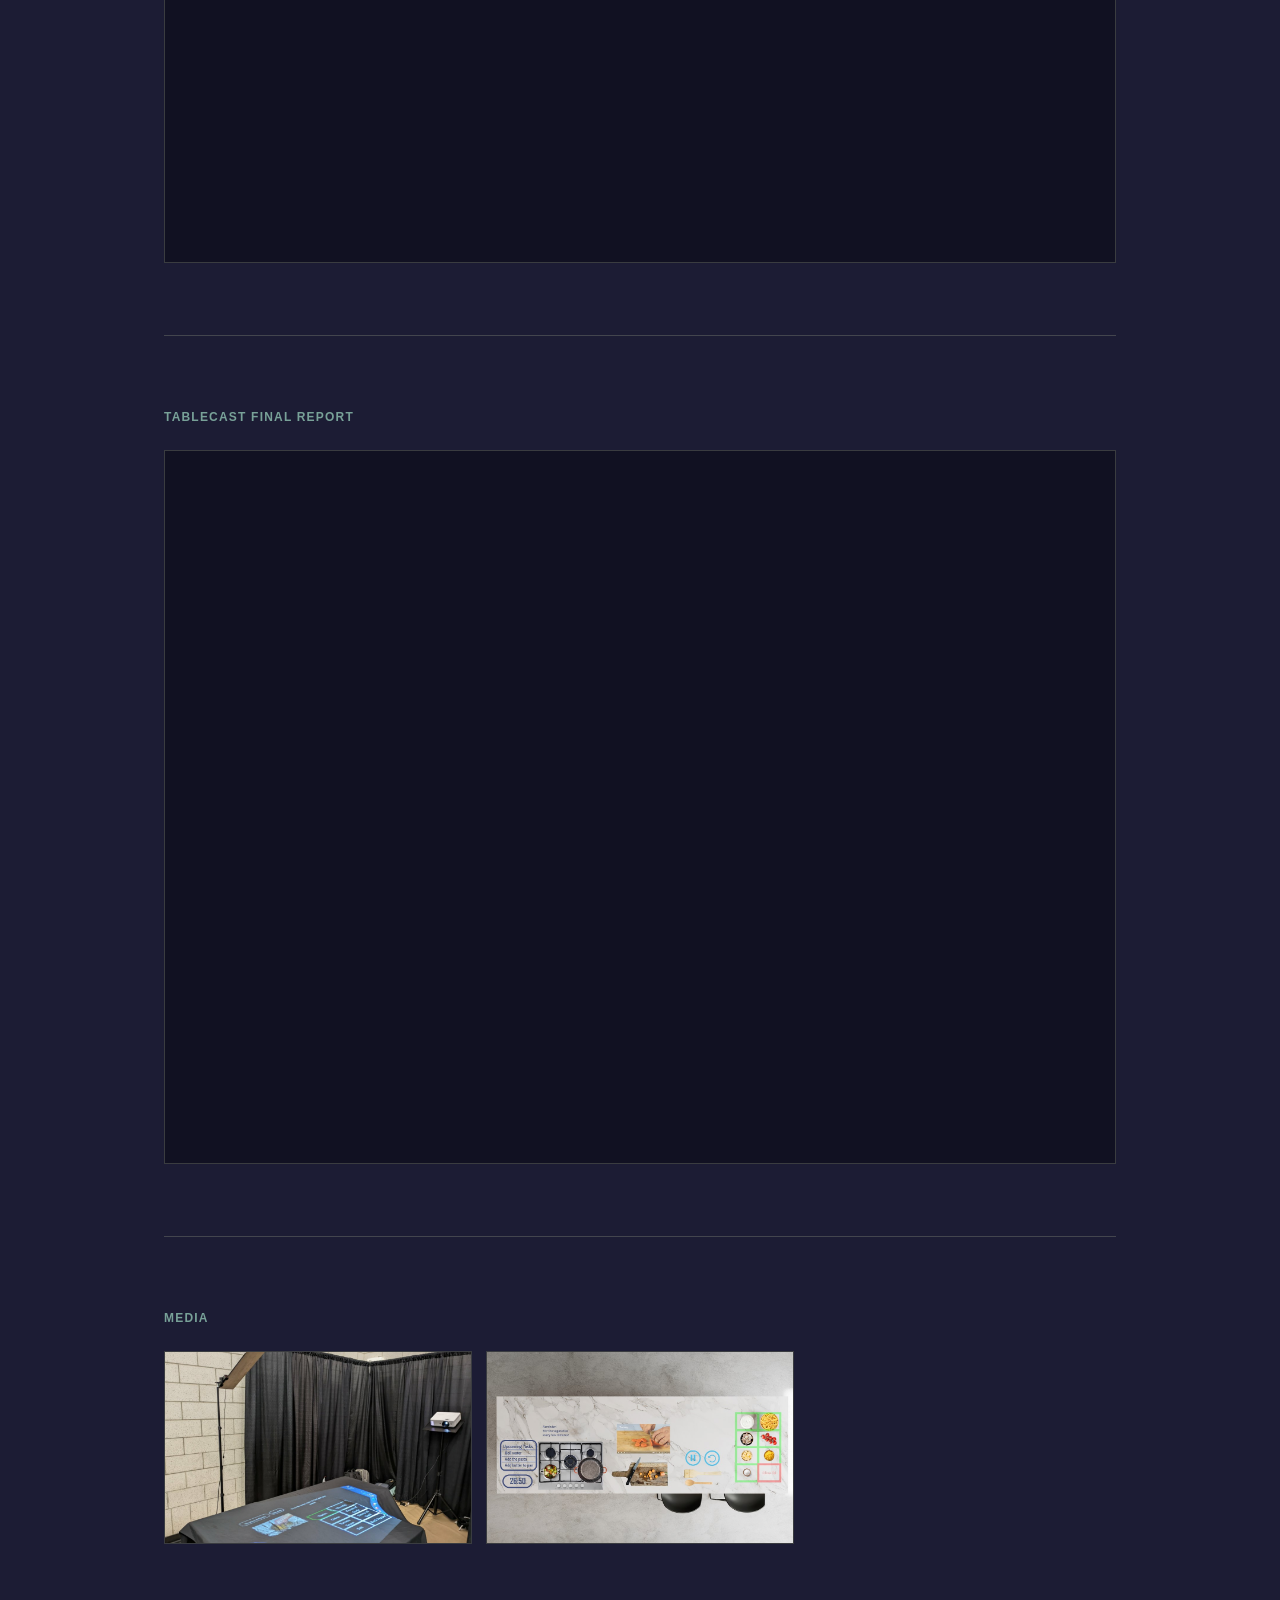
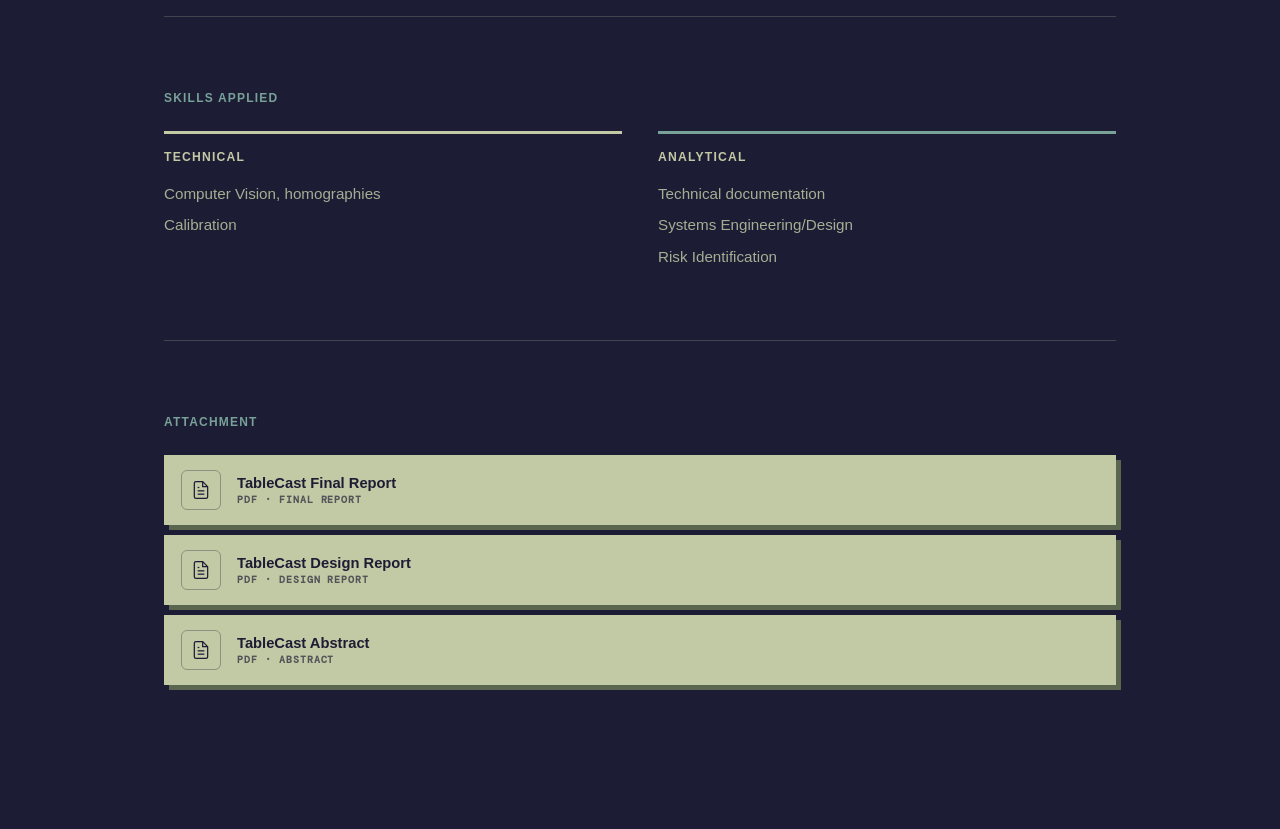
<file: tablecast/index.html>
<!DOCTYPE html>
<html lang="en">
  <head>
    <meta charset="UTF-8">
    <meta name="viewport" content="width=device-width, initial-scale=1.0">
    <link rel="icon" href="./static/tab-icon.png">
    <title>TableCast — tahaseen shaik</title>
    <link rel="stylesheet" href="/static/subpage.css">
    <link rel="preconnect" href="https://fonts.googleapis.com">
    <link href="https://fonts.googleapis.com/css2?family=DM+Mono:ital,wght@0,300;0,400;0,500;1,300&family=DM+Sans:ital,opsz,wght@0,9..40,300;0,9..40,400;0,9..40,600;1,9..40,300&display=swap" rel="stylesheet">
    <style>
      :root {
        --sage: #c1caa4;
        --sage-dim: rgba(193, 202, 164, 0.45);
        --sage-faint: rgba(193, 202, 164, 0.1);
        --bg: #1c1c34;
        --surface: rgba(193, 202, 164, 0.04);
        --border: rgba(193, 202, 164, 0.13);
      }

      *, *::before, *::after { box-sizing: border-box; margin: 0; padding: 0; }

      body {
        background-color: var(--bg);
        color: var(--sage);
        font-family: 'DM Sans', sans-serif;
        min-height: 100vh;
        display: block;
        align-items: unset;
        justify-content: unset;
        padding: 0;
      }

      /* ── Noise overlay ── */
      body::before {
        content: '';
        position: fixed;
        inset: 0;
        background-image: url("data:image/svg+xml,%3Csvg viewBox='0 0 256 256' xmlns='http://www.w3.org/2000/svg'%3E%3Cfilter id='noise'%3E%3CfeTurbulence type='fractalNoise' baseFrequency='0.9' numOctaves='4' stitchTiles='stitch'/%3E%3C/filter%3E%3Crect width='100%25' height='100%25' filter='url(%23noise)' opacity='0.04'/%3E%3C/svg%3E");
        pointer-events: none;
        z-index: 0;
        opacity: 0.6;
      }

      /* ── Layout ── */
      .page {
        position: relative;
        z-index: 1;
        max-width: 860px;
        margin: 0 auto;
        padding: clamp(3rem, 8vw, 5rem) clamp(1.25rem, 5vw, 3rem) 5rem;
      }

      /* ── Back button ── */
      .back {
        display: inline-flex;
        align-items: center;
        gap: 8px;
        font-family: 'DM Mono', monospace;
        font-size: 0.65rem;
        letter-spacing: 0.16em;
        text-transform: uppercase;
        color: var(--sage-dim);
        background: none;
        border: none;
        cursor: pointer;
        padding: 0;
        margin-bottom: 3.5rem;
        transition: color 0.2s;
      }
      .back:hover { color: var(--sage); }
      .back svg { transition: transform 0.2s; }
      .back:hover svg { transform: translateX(-3px); }

      /* ── Header ── */
      .header { margin-bottom: 3rem; }

      .meta-row {
        display: flex;
        align-items: center;
        gap: 1rem;
        margin-bottom: 1rem;
        flex-wrap: wrap;
      }

      .tag {
        font-family: 'DM Mono', monospace;
        font-size: 0.6rem;
        letter-spacing: 0.2em;
        text-transform: uppercase;
        color: var(--sage-dim);
        border: 1px solid var(--border);
        padding: 3px 10px;
        border-radius: 3px;
      }

      .year {
        font-family: 'DM Mono', monospace;
        font-size: 0.6rem;
        letter-spacing: 0.12em;
        color: rgba(193, 202, 164, 0.3);
      }

      h1 {
        font-family: 'DM Sans', sans-serif;
        font-size: clamp(2rem, 5vw, 3.2rem);
        font-weight: 600;
        line-height: 1.1;
        color: var(--sage);
        letter-spacing: -0.02em;
        padding: 0;
        margin: 0;
        text-align: left;
      }

      /* ── Divider ── */
      .divider {
        width: 100%;
        height: 1px;
        background: var(--border);
        margin: 2.5rem 0;
      }

      /* ── Section label ── */
      .section-label {
        font-family: 'DM Mono', monospace;
        font-size: 0.6rem;
        letter-spacing: 0.2em;
        text-transform: uppercase;
        color: var(--sage-dim);
        margin-bottom: 1rem;
      }

      /* ── Abstract ── */
      .abstract p {
        font-size: clamp(0.9rem, 1.5vw, 1.05rem);
        line-height: 1.75;
        color: rgba(193, 202, 164, 0.8);
        font-weight: 300;
        text-align: left;
        margin-bottom: 1em;
        padding: 0;
      }
      .abstract p:last-child { margin-bottom: 0; }

      /* ── Media grid ── */
      .media-grid {
        display: grid;
        grid-template-columns: repeat(auto-fill, minmax(240px, 1fr));
        gap: 12px;
      }

      .media-item {
        aspect-ratio: 16 / 10;
        border-radius: 8px;
        overflow: hidden;
        border: 1px solid var(--border);
        background: var(--surface);
        position: relative;
        cursor: pointer;
      }

      .media-item img {
        width: 100%;
        height: 100%;
        object-fit: cover;
        display: block;
        transition: transform 0.4s ease, opacity 0.2s;
      }

      .media-item:hover img { transform: scale(1.04); }

      /* Placeholder for missing images */
      .media-placeholder {
        width: 100%;
        height: 100%;
        display: flex;
        align-items: center;
        justify-content: center;
        flex-direction: column;
        gap: 8px;
        color: var(--sage-dim);
        font-family: 'DM Mono', monospace;
        font-size: 0.6rem;
        letter-spacing: 0.1em;
      }

      .media-placeholder svg { opacity: 0.2; }

      /* ── Video embed ── */
      .video-wrapper {
        position: relative;
        width: 100%;
        aspect-ratio: 16 / 9;
        border-radius: 8px;
        overflow: hidden;
        border: 1px solid var(--border);
        background: var(--surface);
      }

      .video-wrapper iframe {
        width: 100%;
        height: 100%;
        border: none;
        display: block;
      }

      /* Video placeholder (before src is added) */
      .video-placeholder {
        width: 100%;
        height: 100%;
        display: flex;
        align-items: center;
        justify-content: center;
        flex-direction: column;
        gap: 12px;
        color: var(--sage-dim);
        font-family: 'DM Mono', monospace;
        font-size: 0.65rem;
        letter-spacing: 0.12em;
      }

      .video-placeholder svg { opacity: 0.2; }

      /* ── PDF attachment ── */
      .pdf-card {
        display: flex;
        align-items: center;
        gap: 1rem;
        padding: 1rem 1.25rem;
        border: 1px solid var(--border);
        border-radius: 8px;
        background: var(--surface);
        text-decoration: none;
        color: var(--sage);
        transition: background 0.2s, border-color 0.2s, transform 0.2s;
      }

      .pdf-card:hover {
        background: rgba(193, 202, 164, 0.08);
        border-color: rgba(193, 202, 164, 0.3);
        transform: translateY(-1px);
      }

      .pdf-icon {
        width: 40px;
        height: 40px;
        border-radius: 6px;
        border: 1px solid var(--border);
        display: flex;
        align-items: center;
        justify-content: center;
        flex-shrink: 0;
        color: var(--sage-dim);
      }

      .pdf-info { flex: 1; min-width: 0; }

      .pdf-name {
        font-size: 0.85rem;
        font-weight: 600;
        white-space: nowrap;
        overflow: hidden;
        text-overflow: ellipsis;
        margin-bottom: 2px;
      }

      .pdf-meta {
        font-family: 'DM Mono', monospace;
        font-size: 0.6rem;
        letter-spacing: 0.1em;
        color: var(--sage-dim);
        text-transform: uppercase;
      }

      .pdf-arrow {
        color: var(--sage-dim);
        transition: color 0.2s, transform 0.2s;
        flex-shrink: 0;
      }

      .pdf-card:hover .pdf-arrow {
        color: var(--sage);
        transform: translate(2px, -2px);
      }

      /* ── Skills grid ── */
      .skills-grid {
        display: grid;
        grid-template-columns: 1fr 1fr;
        gap: 12px;
      }

      .skills-card {
        border: 1px solid var(--border);
        border-radius: 8px;
        background: var(--surface);
        padding: 1rem 1.25rem;
      }

      .skills-card-label {
        font-family: 'DM Mono', monospace;
        font-size: 0.58rem;
        letter-spacing: 0.16em;
        text-transform: uppercase;
        color: var(--sage-dim);
        margin-bottom: 0.75rem;
      }

      .skills-list {
        display: flex;
        flex-direction: column;
        gap: 6px;
      }

      .skill-item {
        font-size: 0.8rem;
        color: rgba(193, 202, 164, 0.75);
        font-weight: 300;
        line-height: 1.4;
      }

      /* ── Poster ── */
      .poster-wrapper {
        width: 100%;
        border-radius: 8px;
        overflow: hidden;
        border: 1px solid var(--border);
        background: var(--surface);
        position: relative;
      }

      /* If using an image as the poster */
      .poster-wrapper img {
        width: 100%;
        height: auto;
        display: block;
      }

      /* Placeholder state */
      .poster-placeholder {
        width: 100%;
        aspect-ratio: 16 / 7;
        display: flex;
        flex-direction: column;
        align-items: center;
        justify-content: center;
        gap: 12px;
        color: var(--sage-dim);
        font-family: 'DM Mono', monospace;
        font-size: 0.65rem;
        letter-spacing: 0.12em;
      }
      .poster-placeholder svg { opacity: 0.2; }

      /* Caption below poster */
      .poster-caption {
        margin-top: 0.6rem;
        font-family: 'DM Mono', monospace;
        font-size: 0.6rem;
        letter-spacing: 0.1em;
        color: var(--sage-dim);
        text-align: center;
      }

      /* ── Fade-in animation ── */
      .fade-up {
        opacity: 0;
        transform: translateY(18px);
        animation: fadeUp 0.55s ease forwards;
      }
      .fade-up:nth-child(1) { animation-delay: 0.05s; }
      .fade-up:nth-child(2) { animation-delay: 0.12s; }
      .fade-up:nth-child(3) { animation-delay: 0.19s; }
      .fade-up:nth-child(4) { animation-delay: 0.26s; }
      .fade-up:nth-child(5) { animation-delay: 0.33s; }
      .fade-up:nth-child(6) { animation-delay: 0.40s; }

      @keyframes fadeUp {
        to { opacity: 1; transform: translateY(0); }
      }

      /* ── Mobile ── */
      @media (max-width: 600px) {
        .media-grid { grid-template-columns: 1fr 1fr; }
      }
    </style>
    <link rel="stylesheet" href="/static/project-brief.css">
  </head>
  <body class="project-brief">
    <div class="page">

      <a class="back" href="/">Back to portfolio</a>

      <div class="header">
        <div class="meta-row fade-up">
          <span class="tag">Engineering</span>
          <span class="year">2024</span>
        </div>
        <h1 class="fade-up">TableCast</h1>
      </div>

      <div class="divider fade-up"></div>

      <section class="fade-up" aria-labelledby="project-status-label">
        <div class="section-label" id="project-status-label">Project status</div>
        <div class="status-strip">
          <div class="status-item">
            <span class="status-label">Status</span>
            <span class="status-value">Completed</span>
          </div>
          <div class="status-item">
            <span class="status-label">Year</span>
            <span class="status-value">2024</span>
          </div>
          <div class="status-item">
            <span class="status-label">Type</span>
            <span class="status-value">Engineering capstone</span>
          </div>
          <div class="status-item">
            <span class="status-label">Deliverable</span>
            <span class="status-value">Interactive projection system</span>
          </div>
        </div>
      </section>

      <div class="divider fade-up"></div>

      <!-- Abstract -->
      <section class="abstract fade-up">
        <div class="section-label">Abstract</div>
        <p>
          TableCast is designed to improve the experience of people learning new recipes in the
          kitchen by creating a projector that displays interactive steps onto a kitchen countertop.
          A user will be able to select a recipe on their laptop. Then, each step of the recipe will be
          demonstrated on the counter top so that the user can follow along using their ingredients.
        </p>
        <p>
          The project required implementation of gesture recognition, reactive software, and warp correction (computer vision)
          in order to put together the final working demo.
        </p>
      </section>

      <div class="divider fade-up"></div>

      <!-- Poster -->
      <section class="fade-up">
        <div class="section-label">Poster</div>
        <div class="poster-wrapper">
          <img src="/static/projects/tablecast-poster.jpg" alt="TableCast Poster">
        <p class="poster-caption">Capstone Presentation Poster</p>
      </section>

      <div class="divider fade-up"></div>

      <!-- Deck embed -->
      <section class="fade-up">
        <div class="section-label">Final Presentation</div>
        <iframe
          src="https://drive.google.com/file/d/1KSiDXQnpce1AO0AhE3tqeKiApqnmwzCr/preview"
          style="width:100%; aspect-ratio:4/3; border-radius:8px; border:1px solid rgba(193,202,164,0.13); display:block;"
          allow="autoplay"
        ></iframe>
      </section>

      <div class="divider fade-up"></div>

      <!-- Report embed -->
      <section class="fade-up">
        <div class="section-label">TableCast Final Report</div>
        <iframe
          src="https://drive.google.com/file/d/1Es-zgoHtbCmMxOUusmdpyKXF9GNCmBd1/preview"
          style="width:100%; aspect-ratio:4/3; border-radius:8px; border:1px solid rgba(193,202,164,0.13); display:block;"
          allow="autoplay"
        ></iframe>
      </section>

      <div class="divider fade-up"></div>


      <!-- Media -->
      <section class="fade-up">
        <div class="section-label">Media</div>
        <div class="media-grid">
          <div class="media-item">
            <img src="/static/projects/tablecast-demo.jpg" alt="TableCast Demo">
          </div>
          <div class="media-item">
            <img src="/static/projects/tablecast-vision.jpg" alt="TableCast Vision">
          </div>
        </div>
      </section>

      <div class="divider fade-up"></div>

      <section class="fade-up">
        <div class="section-label">Skills Applied</div>
        <div class="skills-grid">
          <div class="skills-card">
            <div class="skills-card-label">Technical</div>
            <div class="skills-list">
              <span class="skill-item">Computer Vision, homographies</span>
              <span class="skill-item">Calibration</span>
            </div>
          </div>
          <div class="skills-card">
            <div class="skills-card-label">Analytical</div>
            <div class="skills-list">
              <span class="skill-item">Technical documentation</span>
              <span class="skill-item">Systems Engineering/Design</span>
              <span class="skill-item">Risk Identification</span>
            </div>
          </div>
        </div>
      </section>

      <div class="divider fade-up"></div>

      <!-- PDF -->
      <section class="fade-up">
        <div class="section-label">Attachment</div>
        <a class="pdf-card" href="/static/projects/TableCast_final_report.pdf" target="_blank" rel="noopener noreferrer">
          <div class="pdf-icon">
            <svg width="20" height="20" viewBox="0 0 24 24" fill="none" stroke="currentColor" stroke-width="1.5">
              <path d="M14 2H6a2 2 0 0 0-2 2v16a2 2 0 0 0 2 2h12a2 2 0 0 0 2-2V8z"/>
              <polyline points="14 2 14 8 20 8"/>
              <line x1="16" y1="13" x2="8" y2="13"/>
              <line x1="16" y1="17" x2="8" y2="17"/>
              <polyline points="10 9 9 9 8 9"/>
            </svg>
          </div>
          <div class="pdf-info">
            <div class="pdf-name">TableCast Final Report</div>
            <div class="pdf-meta">PDF · Final Report</div>
          </div>
          <div class="pdf-arrow">
            <svg width="16" height="16" viewBox="0 0 24 24" fill="none" stroke="currentColor" stroke-width="1.8">
              <path d="M7 17L17 7M17 7H7M17 7v10"/>
            </svg>
          </div>
        </a>
        <a class="pdf-card" href="/static/projects/TableCast_design_report.pdf" target="_blank" rel="noopener noreferrer">
          <div class="pdf-icon">
            <svg width="20" height="20" viewBox="0 0 24 24" fill="none" stroke="currentColor" stroke-width="1.5">
              <path d="M14 2H6a2 2 0 0 0-2 2v16a2 2 0 0 0 2 2h12a2 2 0 0 0 2-2V8z"/>
              <polyline points="14 2 14 8 20 8"/>
              <line x1="16" y1="13" x2="8" y2="13"/>
              <line x1="16" y1="17" x2="8" y2="17"/>
              <polyline points="10 9 9 9 8 9"/>
            </svg>
          </div>
          <div class="pdf-info">
            <div class="pdf-name">TableCast Design Report</div>
            <div class="pdf-meta">PDF · Design Report</div>
          </div>
          <div class="pdf-arrow">
            <svg width="16" height="16" viewBox="0 0 24 24" fill="none" stroke="currentColor" stroke-width="1.8">
              <path d="M7 17L17 7M17 7H7M17 7v10"/>
            </svg>
          </div>
        </a>
        <a class="pdf-card" href="/static/projects/TableCast_Abstract.pdf" target="_blank" rel="noopener noreferrer">
          <div class="pdf-icon">
            <svg width="20" height="20" viewBox="0 0 24 24" fill="none" stroke="currentColor" stroke-width="1.5">
              <path d="M14 2H6a2 2 0 0 0-2 2v16a2 2 0 0 0 2 2h12a2 2 0 0 0 2-2V8z"/>
              <polyline points="14 2 14 8 20 8"/>
              <line x1="16" y1="13" x2="8" y2="13"/>
              <line x1="16" y1="17" x2="8" y2="17"/>
              <polyline points="10 9 9 9 8 9"/>
            </svg>
          </div>
          <div class="pdf-info">
            <div class="pdf-name">TableCast Abstract</div>
            <div class="pdf-meta">PDF · Abstract</div>
          </div>
          <div class="pdf-arrow">
            <svg width="16" height="16" viewBox="0 0 24 24" fill="none" stroke="currentColor" stroke-width="1.8">
              <path d="M7 17L17 7M17 7H7M17 7v10"/>
            </svg>
          </div>
        </a>
      </section>

    </div>
  </body>
</html>
</file>
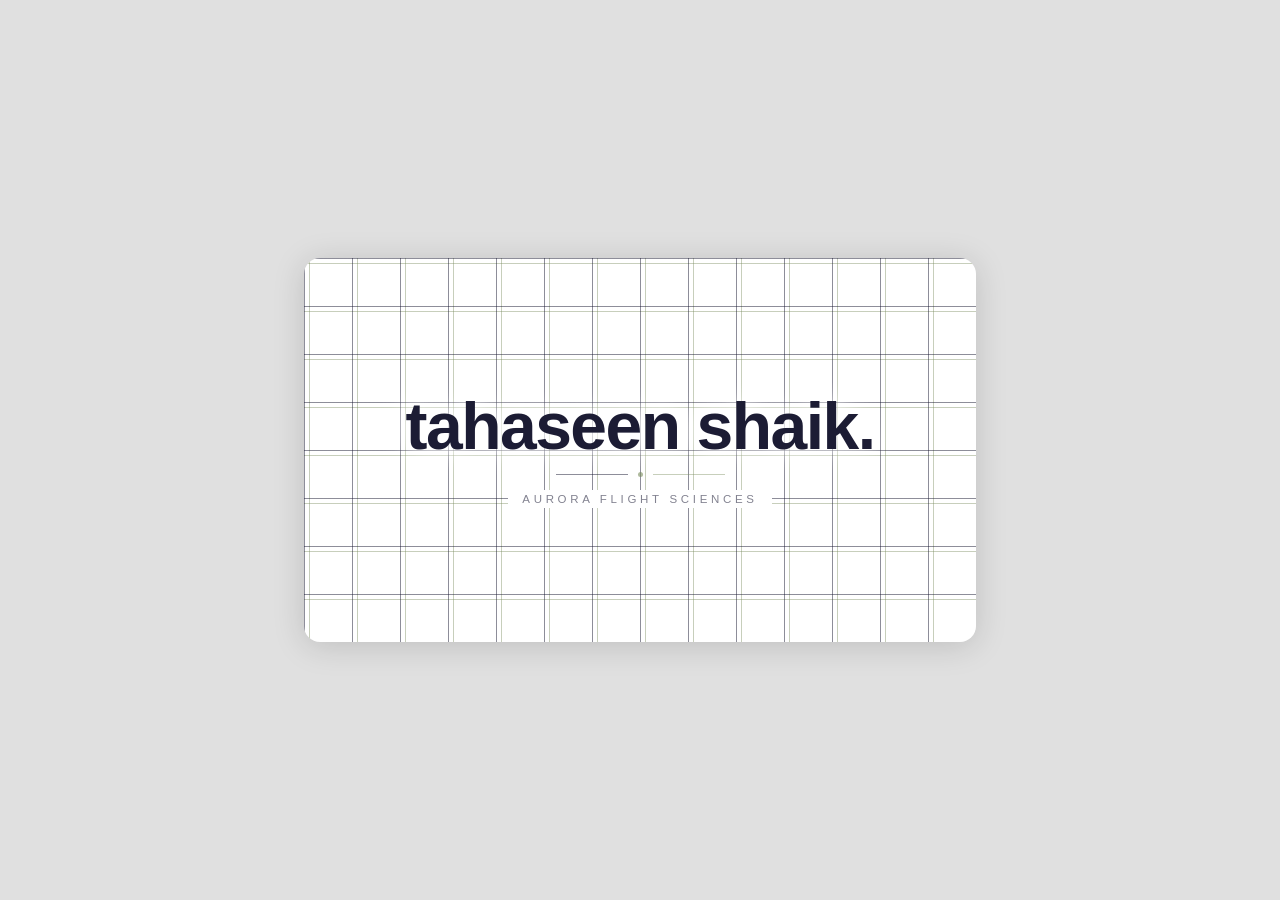
<file: business-card/back.html>
<!DOCTYPE html>
<html lang="en">
<head>
  <meta charset="UTF-8">
  <meta name="viewport" content="width=device-width, initial-scale=1.0">
  <title>Tahaseen Shaik — Card Back</title>
  <style>
    /* ─────────────────────────────────────────
       BACK of card — white bg
       Navy + sage grids, same 48px cell size.
       Sage offset 5px right/down via background-position.
       HOW TO PRINT:
       File → Print → Save as PDF
       Paper: custom 3.5 × 2 in, no margins
       ───────────────────────────────────────── */

    :root {
      --bg:        #ffffff;
      --navy:      #1c1c34;
      --navy-grid: rgba(28, 28, 52, 0.50);
      --sage-grid: rgba(122, 140, 94, 0.42);
    }

    * { box-sizing: border-box; margin: 0; padding: 0; }

    body {
      background: #e0e0e0;
      font-family: Arial, sans-serif;
      display: flex;
      align-items: center;
      justify-content: center;
      min-height: 100vh;
    }

    .card-back {
      width: 672px;
      height: 384px;
      background: var(--bg);
      border-radius: 16px;
      overflow: hidden;
      display: flex;
      align-items: center;
      justify-content: center;
      position: relative;
      box-shadow: 0 4px 32px rgba(0,0,0,0.15);
    }

    /* Both grids sit as a single pseudo-element layer using
       background-position to offset the sage grid by 5px,
       keeping both grids seamlessly tiled from edge to edge */
    .grid-layer {
      position: absolute;
      inset: 0;
      /* Navy grid: starts at 0,0 */
      background-image:
        repeating-linear-gradient(var(--navy-grid) 0px, var(--navy-grid) 1px, transparent 1px, transparent 48px),
        repeating-linear-gradient(90deg, var(--navy-grid) 0px, var(--navy-grid) 1px, transparent 1px, transparent 48px),
        /* Sage grid: same size, offset 5px via background-position */
        repeating-linear-gradient(var(--sage-grid) 0px, var(--sage-grid) 1px, transparent 1px, transparent 48px),
        repeating-linear-gradient(90deg, var(--sage-grid) 0px, var(--sage-grid) 1px, transparent 1px, transparent 48px);
      background-position:
        0 0,       /* navy horizontal */
        0 0,       /* navy vertical */
        5px 5px,   /* sage horizontal — 5px offset */
        5px 5px;   /* sage vertical   — 5px offset */
      background-size:
        48px 48px,
        48px 48px,
        48px 48px,
        48px 48px;
    }

    /* ── Wordmark ── */
    .back-content {
      position: relative;
      z-index: 2;
      display: flex;
      flex-direction: column;
      align-items: center;
      gap: 13px;
    }

    .back-name {
      font-size: 66px;
      font-weight: 700;
      color: var(--navy);
      letter-spacing: -1.5px;
      line-height: 1;
      /* White halo so grid lines don't show through letterforms */
      text-shadow:
        0 0 20px #fff,
        0 0 30px #fff;
    }

    .back-divider-wrap {
      display: flex;
      align-items: center;
      gap: 10px;
      justify-content: center;
    }
    .back-divider {
      height: 1px;
      width: 72px;
    }
    .back-divider.navy { background: var(--navy-grid); }
    .back-divider.sage { background: var(--sage-grid); }
    .back-divider-dot {
      width: 5px; height: 5px;
      border-radius: 50%;
      background: rgba(122, 140, 94, 0.6);
      flex-shrink: 0;
    }

    /* White backing behind company name so no grid line cuts through */
    .back-company-wrap {
      position: relative;
      padding: 3px 14px;
    }
    .back-company-wrap::before {
      content: '';
      position: absolute;
      inset: 0;
      background: #fff;
      border-radius: 3px;
    }
    .back-company {
      position: relative;
      font-size: 11.5px;
      letter-spacing: 0.32em;
      text-transform: uppercase;
      color: rgba(28, 28, 52, 0.55);
      text-align: center;
    }

    /* ── Print ── */
    @media print {
      body { background: white; }
      .card-back {
        width: 3.5in;
        height: 2in;
        border-radius: 0;
        box-shadow: none;
      }
    }
  </style>
</head>
<body>
  <div class="card-back">

    <div class="grid-layer"></div>

    <div class="back-content">
      <div class="back-name">tahaseen shaik.</div>

      <div class="back-divider-wrap">
        <div class="back-divider navy"></div>
        <div class="back-divider-dot"></div>
        <div class="back-divider sage"></div>
      </div>

      <!-- ✏️ Edit company -->
      <div class="back-company-wrap">
        <div class="back-company">aurora flight sciences</div>
      </div>
    </div>

  </div>
</body>
</html>
</file>
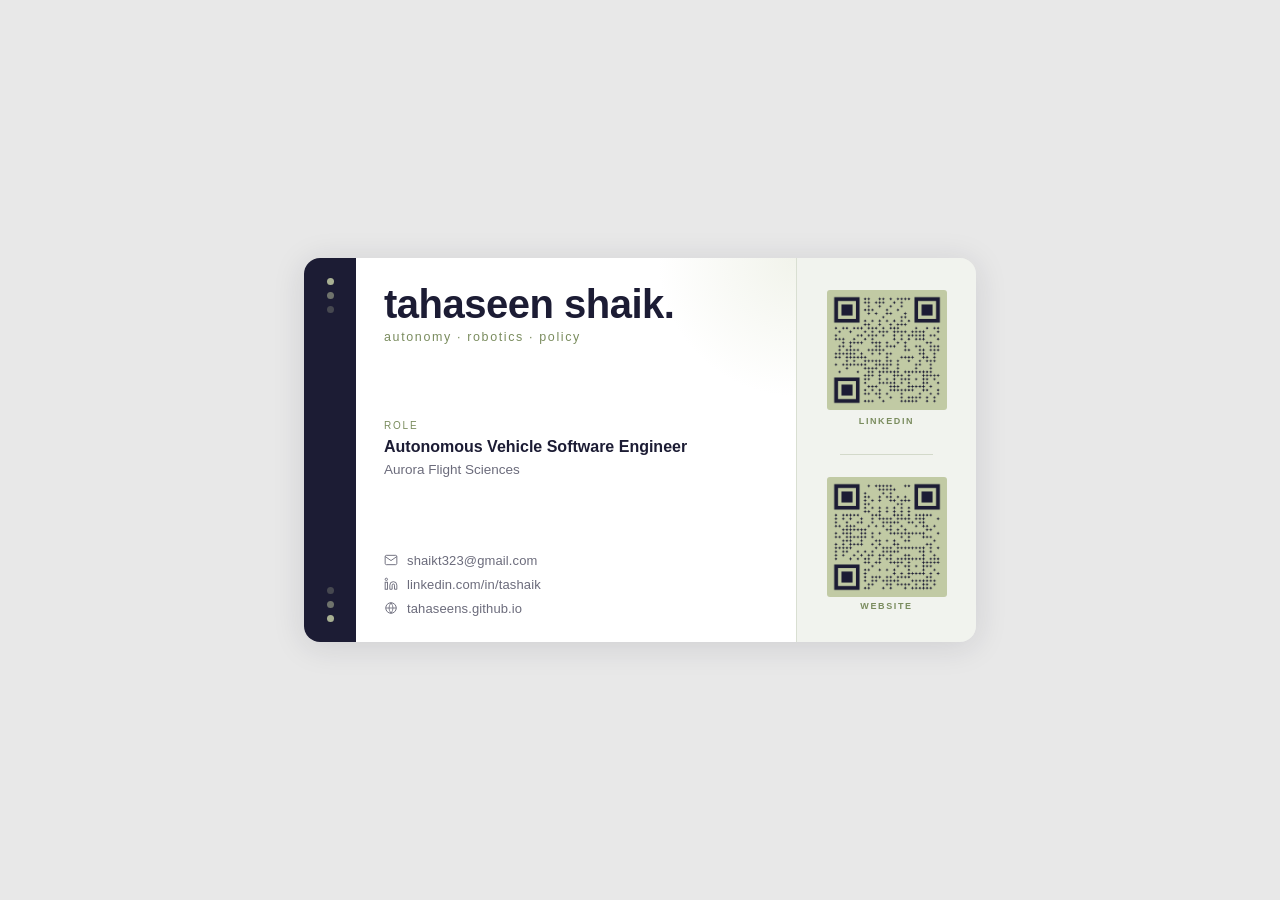
<file: business-card/front.html>
<!DOCTYPE html>
<html lang="en">
<head>
  <meta charset="UTF-8">
  <meta name="viewport" content="width=device-width, initial-scale=1.0">
  <title>Tahaseen Shaik — Card Front</title>
  <style>
    :root {
      --bg:          #ffffff;
      --navy:        #1c1c34;
      --sage:        #7a8c5e;
      --sage-light:  #c1caa4;
      --sage-mute:   rgba(122, 140, 94, 0.55);
      --sage-ghost:  rgba(122, 140, 94, 0.10);
      --navy-dim:    rgba(28, 28, 52, 0.65);
    }

    * { box-sizing: border-box; margin: 0; padding: 0; }

    body {
      background: #e8e8e8;
      font-family: Arial, sans-serif;
      display: flex;
      align-items: center;
      justify-content: center;
      min-height: 100vh;
    }

    /* 3.5 × 2 in @ 96dpi × 2 = 672 × 384px */
    .card {
      width: 672px;
      height: 384px;
      background: var(--bg);
      border-radius: 16px;
      overflow: hidden;
      display: flex;
      flex-direction: row;
      box-shadow: 0 4px 32px rgba(28,28,52,0.13);
    }

    /* ── Left navy strip ── */
    .strip {
      width: 52px;
      flex-shrink: 0;
      background: var(--navy);
      display: flex;
      flex-direction: column;
      justify-content: space-between;
      align-items: center;
      padding: 20px 0;
    }
    .dot-group { display: flex; flex-direction: column; gap: 7px; align-items: center; }
    .dot {
      width: 7px; height: 7px;
      border-radius: 50%;
      background: var(--sage-light);
    }
    .dot.o5  { opacity: 0.85; }
    .dot.o3  { opacity: 0.50; }
    .dot.o15 { opacity: 0.25; }

    /* ── Main content ── */
    .content {
      flex: 1;
      display: flex;
      flex-direction: column;
      justify-content: space-between;
      padding: 26px 28px;
      position: relative;
    }

    .content::before {
      content: '';
      position: absolute;
      top: 0; right: 0;
      width: 140px; height: 140px;
      background: radial-gradient(ellipse at top right, rgba(193,202,164,0.22) 0%, transparent 70%);
      pointer-events: none;
    }

    /* ── Name block ── */
    .name-block .name {
      font-size: 40px;
      font-weight: 700;
      color: var(--navy);
      letter-spacing: -0.5px;
      line-height: 1;
    }
    .name-block .subtext {
      font-size: 12.5px;
      color: var(--sage);
      letter-spacing: 0.13em;
      margin-top: 6px;
    }

    /* ── Role block ── */
    .role-block {
      display: flex;
      flex-direction: column;
      gap: 2px;
    }
    .role-label {
      font-size: 10px;
      letter-spacing: 0.18em;
      text-transform: uppercase;
      color: var(--sage);
      margin-bottom: 4px;
    }
    .role-title {
      font-size: 16px;
      font-weight: 600;
      color: var(--navy);
      line-height: 1.3;
    }
    .company {
      font-size: 13.5px;
      color: var(--navy-dim);
      margin-top: 2px;
    }

    /* ── Contact ── */
    .contact {
      display: flex;
      flex-direction: column;
      gap: 9px;
    }
    .contact-item {
      display: flex;
      align-items: center;
      gap: 9px;
    }
    .contact-item svg { flex-shrink: 0; opacity: 0.65; }
    .contact-item span {
      font-size: 13px;
      color: var(--navy-dim);
      letter-spacing: 0.01em;
    }

    /* ── Right QR panel ── */
    .qr-panel {
      width: 180px;
      flex-shrink: 0;
      background: var(--sage-ghost);
      border-left: 1px solid rgba(122,140,94,0.2);
      display: flex;
      flex-direction: column;
      align-items: center;
      justify-content: center;
      gap: 0;
      padding: 18px 12px;
    }

    .qr-block {
      display: flex;
      flex-direction: column;
      align-items: center;
      gap: 6px;
      width: 100%;
    }

    .qr-block img {
      width: 120px;
      height: 120px;
      object-fit: contain;
      border-radius: 3px;
    }

    .qr-label {
      font-size: 9px;
      letter-spacing: 0.18em;
      text-transform: uppercase;
      color: var(--sage);
      font-weight: 600;
      text-align: center;
    }

    .qr-divider {
      width: 60%;
      height: 1px;
      background: rgba(122,140,94,0.25);
      margin: 10px 0;
    }

    /* ── Print ── */
    @media print {
      body { background: white; }
      .card {
        width: 3.5in;
        height: 2in;
        border-radius: 0;
        box-shadow: none;
      }
      .qr-block img { width: 0.6in; height: 0.6in; }
    }
  </style>
</head>
<body>
  <div class="card">

    <!-- Left navy strip -->
    <div class="strip">
      <div class="dot-group">
        <div class="dot o5"></div>
        <div class="dot o3"></div>
        <div class="dot o15"></div>
      </div>
      <div class="dot-group">
        <div class="dot o15"></div>
        <div class="dot o3"></div>
        <div class="dot o5"></div>
      </div>
    </div>

    <!-- Main content -->
    <div class="content">

      <!-- ✏️ Name -->
      <div class="name-block">
        <div class="name">tahaseen shaik.</div>
        <div class="subtext">autonomy · robotics · policy</div>
      </div>

      <!-- ✏️ Role -->
      <div class="role-block">
        <div class="role-label">Role</div>
        <div class="role-title">Autonomous Vehicle Software Engineer</div>
        <div class="company">Aurora Flight Sciences</div>
      </div>

      <!-- ✏️ Contact -->
      <div class="contact">
        <div class="contact-item">
          <svg width="14" height="14" viewBox="0 0 24 24" fill="none">
            <path d="M4 4h16c1.1 0 2 .9 2 2v12c0 1.1-.9 2-2 2H4c-1.1 0-2-.9-2-2V6c0-1.1.9-2 2-2z" stroke="#1c1c34" stroke-width="1.6"/>
            <polyline points="22,6 12,13 2,6" stroke="#1c1c34" stroke-width="1.6"/>
          </svg>
          <span>shaikt323@gmail.com</span>
        </div>
        <div class="contact-item">
          <svg width="14" height="14" viewBox="0 0 24 24" fill="none">
            <path d="M16 8a6 6 0 0 1 6 6v7h-4v-7a2 2 0 0 0-4 0v7h-4v-7a6 6 0 0 1 6-6z" stroke="#1c1c34" stroke-width="1.6"/>
            <rect x="2" y="9" width="4" height="12" stroke="#1c1c34" stroke-width="1.6"/>
            <circle cx="4" cy="4" r="2" stroke="#1c1c34" stroke-width="1.6"/>
          </svg>
          <span>linkedin.com/in/tashaik</span>
        </div>
        <div class="contact-item">
          <svg width="14" height="14" viewBox="0 0 24 24" fill="none">
            <circle cx="12" cy="12" r="9" stroke="#1c1c34" stroke-width="1.6"/>
            <path d="M12 3a15 15 0 0 1 0 18M12 3a15 15 0 0 0 0 18M3 12h18" stroke="#1c1c34" stroke-width="1.4"/>
          </svg>
          <span>tahaseens.github.io</span>
        </div>
      </div>

    </div>

    <!-- ✏️ QR panel — place qr-code_bcard.png in same folder -->
    <div class="qr-panel">
      <div class="qr-block">
        <img src="qr-code_bcard.png" alt="LinkedIn QR code">
        <div class="qr-label">LinkedIn</div>
      <span></span>
      <span></span>
      <span></span>
      </div>
      <div class="qr-divider"></div>
      <div class="qr-block">
      <span></span>
      <span></span>
      <span></  span>
        <img src="qr-code_website.png" alt="Website QR code">
        <div class="qr-label">Website</div>
      </div>
    </div>

  </div>
</body>
</html>
</file>
<file: static/style.css>
p {
  text-align: right;
  color: #c1caa4;
  font-family: Arial, sans-serif;
  font-size: clamp(40px, 10vw, 150px);
  margin: 0;
}

body {
  background-color: #1c1c34;
  margin: 0;
  display: flex;
  height: 100vh;
  width: 100vw;
  overflow: hidden;
  position: relative;
}

.tile {
  width: 33vw;
  height: 100vh;
  flex-shrink: 0;
  background: url('/static/tile-big.png?v=terracotta-seamless') no-repeat;
  background-size: cover;
  background-position: center;
}

.name {
  flex: 1;
  display: flex;
  flex-direction: column;
  align-items: flex-end;
  justify-content: center;
  padding: 20px;
  padding-right: 7rem;
}

/* Row of icon links below the name */
.links-row {
  display: flex;
  align-items: center;
  gap: 14px;
  margin-top: 16px;
}

/* Shared icon button style */
.icon-link {
  display: flex;
  align-items: center;
  justify-content: center;
  width: 50px;
  height: 50px;
  border-radius: 8px;
  border: 2px solid #c1caa4;
  color: #c1caa4 !important;
  transition: transform 0.2s ease, opacity 0.2s ease;
  text-decoration: none !important;
  box-sizing: border-box;
}

.icon-link:visited,
.icon-link:link {
  color: #c1caa4 !important;
}

.icon-link:hover {
  transform: scale(1.1);
  opacity: 0.85;
  color: #c1caa4 !important;
}

.linkedin-link {
  border-color: #c1caa4;
}

.substack-link {
  border-color: #c1caa4;
}

/* ── Hamburger button ── */
.hamburger {
  position: fixed;
  top: 20px;
  right: 20px;
  width: 36px;
  height: 28px;
  display: flex;
  flex-direction: column;
  justify-content: space-between;
  cursor: pointer;
  z-index: 2000;
  transition: opacity 0.2s ease;
}

.hamburger.hidden {
  opacity: 0;
  pointer-events: none;
}

.hamburger span {
  display: block;
  width: 100%;
  height: 3px;
  background: #c1caa4;
  border-radius: 2px;
  transition: background 0.2s ease;
}

.hamburger:hover span {
  background: #ffffff;
}

/* ── Full-screen dark overlay behind nav ── */
.menu-overlay {
  position: fixed;
  inset: 0;
  background: rgba(10, 10, 20, 0.65);
  backdrop-filter: blur(4px);
  -webkit-backdrop-filter: blur(4px);
  opacity: 0;
  pointer-events: none;
  transition: opacity 0.35s ease;
  z-index: 1500;
}

.menu-overlay.open {
  opacity: 1;
  pointer-events: all;
}

/* ── Slide-in nav panel ── */
.menu {
  position: fixed;
  top: 0;
  right: 0;
  height: 100%;
  width: 0;
  background-color: rgba(20, 20, 40, 0.96);
  background-image:
    repeating-linear-gradient(rgba(255, 255, 255, 0.08) 0, rgba(255, 255, 255, 0.08) 1px, transparent 1px, transparent 48px),
    repeating-linear-gradient(90deg, rgba(255, 255, 255, 0.08) 0, rgba(255, 255, 255, 0.08) 1px, transparent 1px, transparent 48px),
    repeating-linear-gradient(rgba(122, 140, 94, 0.16) 0, rgba(122, 140, 94, 0.16) 1px, transparent 1px, transparent 48px),
    repeating-linear-gradient(90deg, rgba(122, 140, 94, 0.16) 0, rgba(122, 140, 94, 0.16) 1px, transparent 1px, transparent 48px);
  background-position: 0 0, 0 0, 5px 5px, 5px 5px;
  background-size: 48px 48px;
  backdrop-filter: blur(16px);
  -webkit-backdrop-filter: blur(16px);
  overflow: hidden;
  display: flex;
  flex-direction: column;
  align-items: flex-start;
  justify-content: center;
  transition: width 0.35s cubic-bezier(0.4, 0, 0.2, 1);
  z-index: 1600;
  font-family: Arial, sans-serif;
  border-left: 1px solid rgba(193, 202, 164, 0.12);
}

.menu.open {
  width: 66vw;
}

/* ── Menu inner scroll container ── */
.menu-inner {
  width: 100%;
  height: 100%;
  overflow-y: auto;
  display: flex;
  flex-direction: column;
  justify-content: center;
  justify-content: safe center;
  gap: clamp(1.5rem, 4vh, 3.5rem);
  padding: clamp(3.5rem, 7vh, 6rem) clamp(1.5rem, 3vw, 3rem) clamp(2rem, 4vh, 3.5rem);
  box-sizing: border-box;
  opacity: 0;
  transform: translateX(16px);
  transition: opacity 0.28s ease 0.1s, transform 0.28s ease 0.1s;
}

.menu.open .menu-inner {
  opacity: 1;
  transform: translateX(0);
}

/* ── Section label ── */
.menu-section {
  display: flex;
  flex-direction: column;
  gap: clamp(0.5rem, 1vh, 0.9rem);
}

.section-label {
  font-family: Arial, sans-serif;
  font-size: 0.72rem;
  font-weight: 700;
  letter-spacing: 0.14em;
  text-transform: uppercase;
  color: rgba(193, 202, 164, 0.88);
  padding-left: 2px;
  text-shadow:
    0 0 10px #1c1c34,
    0 0 18px #1c1c34;
}

/* ── Divider between sections ── */
.menu-divider {
  width: 100%;
  height: 1px;
  background: rgba(193, 202, 164, 0.1);
  margin: 0;
}

/* ── Project grid ── */
.project-grid {
  display: grid;
  grid-template-columns: repeat(auto-fill, minmax(200px, 1fr));
  gap: clamp(8px, 1.2vw, 16px);
}

/* ── Individual project tile ── */
.project-tile {
  position: relative;
  display: flex;
  flex-direction: column;
  border-radius: 10px;
  border: 1px solid rgba(193, 202, 164, 0.18);
  background: rgba(28, 28, 52, 0.86);
  color: #c1caa4;
  text-decoration: none !important;
  box-sizing: border-box;
  transition: background 0.2s ease, border-color 0.2s ease, transform 0.2s ease;
  overflow: hidden;
}

.project-tile::before {
  content: '';
  position: absolute;
  inset: 0;
  border-radius: 10px;
  background: radial-gradient(ellipse at top left, rgba(193, 202, 164, 0.07) 0%, transparent 70%);
  opacity: 0;
  transition: opacity 0.25s ease;
  z-index: 0;
}

.project-tile:hover {
  background: rgba(38, 38, 61, 0.96);
  border-color: rgba(193, 202, 164, 0.38);
  transform: translateY(-2px);
}

.project-tile:hover::before {
  opacity: 1;
}

/* ── Tile image area ── */
.tile-image {
  width: 100%;
  aspect-ratio: 16 / 9;
  background: rgba(193, 202, 164, 0.06);
  border-bottom: 1px solid rgba(193, 202, 164, 0.1);
  overflow: hidden;
  flex-shrink: 0;
  position: relative;
}

.tile-image img {
  width: 100%;
  height: 100%;
  object-fit: cover;
  display: block;
  transition: transform 0.35s ease, opacity 0.2s ease;
}

.autonomy-tile-image {
  display: flex;
  flex-direction: column;
  align-items: center;
  justify-content: center;
  gap: clamp(10px, 1.3vw, 16px);
  padding: clamp(16px, 2vw, 26px);
  box-sizing: border-box;
  background:
    repeating-linear-gradient(rgba(193, 202, 164, 0.055) 0, rgba(193, 202, 164, 0.055) 1px, transparent 1px, transparent 24px),
    repeating-linear-gradient(90deg, rgba(193, 202, 164, 0.055) 0, rgba(193, 202, 164, 0.055) 1px, transparent 1px, transparent 24px),
    #17172b;
}

.autonomy-concept-name {
  display: flex;
  flex-direction: column;
  align-items: center;
  justify-content: center;
  gap: 2px;
  width: 100%;
  color: #c1caa4;
  font-family: Arial, sans-serif;
  font-size: clamp(1rem, 1.8vw, 1.45rem);
  font-weight: 700;
  letter-spacing: -0.035em;
  line-height: 0.98;
  text-align: center;
}

.autonomy-concept-name span:first-child {
  color: #c1caa4;
  font-size: 1.15em;
  letter-spacing: -0.045em;
}

.autonomy-concept-name span:last-child {
  color: rgba(193, 202, 164, 0.56);
  font-size: 0.5em;
  letter-spacing: 0.08em;
  line-height: 1.2;
  text-transform: uppercase;
}

.publicbrief-tile-image {
  display: flex;
  align-items: center;
  justify-content: center;
  padding: clamp(18px, 2.6vw, 34px);
  box-sizing: border-box;
  background:
    linear-gradient(rgba(250, 246, 235, 0.88), rgba(250, 246, 235, 0.88)),
    radial-gradient(circle at 20% 20%, rgba(23, 35, 29, 0.1), transparent 55%);
}

.publicbrief-wordmark {
  color: #0c2d55;
  font-family: Georgia, 'Times New Roman', serif;
  font-size: clamp(1.4rem, 2.4vw, 2rem);
  font-weight: 700;
  line-height: 1;
  transition: transform 0.35s ease;
}

.project-tile:hover .publicbrief-wordmark {
  transform: scale(1.04);
}

.project-tile:hover .tile-image img {
  transform: scale(1.04);
}

/* Placeholder when no image */
.tile-image-placeholder {
  width: 100%;
  height: 100%;
  display: flex;
  align-items: center;
  justify-content: center;
}

.tile-image-placeholder svg {
  opacity: 0.15;
}

/* ── Tile text body ── */
.tile-body {
  position: relative;
  z-index: 1;
  display: flex;
  flex-direction: column;
  justify-content: space-between;
  flex: 1;
  padding: clamp(10px, 1.2vw, 16px) clamp(12px, 1.4vw, 18px);
}

.tile-meta {
  display: flex;
  align-items: center;
  justify-content: space-between;
  margin-bottom: 6px;
}

.tile-tag {
  font-size: 0.6rem;
  letter-spacing: 0.14em;
  text-transform: uppercase;
  color: rgba(193, 202, 164, 0.45);
}

.tile-year {
  font-size: 0.6rem;
  letter-spacing: 0.08em;
  color: rgba(193, 202, 164, 0.35);
  font-variant-numeric: tabular-nums;
}

.tile-title {
  font-size: clamp(0.78rem, 1vw, 0.95rem);
  line-height: 1.35;
  color: #c1caa4;
  font-weight: 600;
  flex: 1;
}

/* Close button inside nav */
.menu-close {
  position: absolute;
  top: 18px;
  right: 20px;
  background: none;
  border: none;
  color: #c1caa4;
  font-size: 1.4rem;
  cursor: pointer;
  padding: 4px 8px;
  line-height: 1;
  transition: color 0.2s ease, transform 0.2s ease;
  z-index: 10;
}

.menu-close:hover {
  color: #ffffff;
  transform: scale(1.15);
}

/* ── Footer disclaimer ── */
.disclaimer {
  position: fixed;
  bottom: 14px;
  left: 20px;
  font-family: Arial, sans-serif;
  font-size: 0.75rem;
  color: rgba(193, 202, 164, 0.9);
  z-index: 2500;
  background: rgba(28, 28, 52, 0.75);
  backdrop-filter: blur(6px);
  -webkit-backdrop-filter: blur(6px);
  padding: 5px 10px;
  border-radius: 5px;
  border: 1px solid rgba(193, 202, 164, 0.15);
}

.disclaimer a {
  color: rgba(193, 202, 164, 0.8);
  text-decoration: underline;
  transition: color 0.2s ease;
}

.disclaimer a:hover {
  color: #c1caa4;
}

.menu-open .disclaimer {
  opacity: 0;
  pointer-events: none;
  transition: opacity 0.2s ease;
}

/* ── Mobile ── */
@media (max-width: 768px) {
  .tile {
    flex: 0 0 80px;
    background-size: cover;
  }
  .name {
    align-items: center;
    text-align: center;
    padding: 10px;
    padding-right: 10px;
  }
  p {
    font-size: clamp(24px, 8vw, 60px);
  }
  .links-row {
    justify-content: center;
  }
  .menu.open {
    width: 100vw;
    border-left: none;
  }
  .menu-inner {
    padding: 4rem 1rem 2rem;
    gap: clamp(1.2rem, 3vh, 2rem);
  }
  .project-grid {
    grid-template-columns: 1fr 1fr;
    gap: 8px;
  }
  .tile-title {
    font-size: 0.78rem;
  }
  .disclaimer {
    left: 10px;
    bottom: 10px;
  }
}
</file>
<file: static/subpage.css>
body {
  background-color: #1c1c34;
  margin: 0;
  height: 100vh;
  display: flex;
  flex-direction: column;
  align-items: center;
  justify-content: center;
  font-family: Arial, sans-serif;
  color: #c1caa4;
}

.label {
  font-size: 0.65rem;
  letter-spacing: 0.18em;
  text-transform: uppercase;
  color: rgba(193, 202, 164, 0.45);
  margin-bottom: 1rem;
}

h1 {
  font-size: clamp(1.2rem, 3vw, 2rem);
  margin: 0 0 0.5rem;
  text-align: center;
  padding: 0 1rem;
}

p {
  font-size: 0.85rem;
  color: rgba(193, 202, 164, 0.5);
  margin: 0 0 2rem;
  text-align: center;
}

.btn {
  font-size: 0.75rem;
  letter-spacing: 0.12em;
  text-transform: uppercase;
  color: rgba(193, 202, 164, 0.6);
  background: none;
  cursor: pointer;
  border: 1px solid rgba(193, 202, 164, 0.25);
  padding: 8px 18px;
  border-radius: 6px;
  text-decoration: none;
  transition: color 0.2s, border-color 0.2s;
}

.btn:hover {
  color: #c1caa4;
  border-color: #c1caa4;
}
</file>
<file: static/project-brief.css>
:root {
  --brief-ink: #1c1c34;
  --brief-sage: #c1caa4;
  --brief-accent: #78a198;
  --brief-card-grid: rgba(122, 140, 94, 0.66);
  --brief-cream: #eee8d9;
  --brief-muted: rgba(193, 202, 164, 0.84);
  --brief-line: rgba(193, 202, 164, 0.23);
}

.project-brief,
.project-brief *,
.project-brief *::before,
.project-brief *::after { box-sizing: border-box; }

.project-brief {
  display: block;
  min-height: 100vh;
  height: auto;
  margin: 0;
  padding: 0;
  overflow-x: hidden;
  background: var(--brief-ink);
  color: var(--brief-sage);
  font-family: Arial, Helvetica, sans-serif;
  font-weight: 500;
}

.project-brief::before { display: none; }

.project-brief .page {
  position: relative;
  width: min(100%, 1080px);
  max-width: 1080px;
  margin: 0 auto;
  padding: 42px clamp(24px, 5vw, 64px) 72px;
}

.project-brief .back {
  display: block;
  width: 100%;
  margin: 0;
  padding: 0 0 18px;
  border: 0;
  border-bottom: 1px solid var(--brief-line);
  border-radius: 0;
  background: none;
  color: var(--brief-muted);
  font-family: Arial, Helvetica, sans-serif;
  font-size: 0.72rem;
  font-weight: 700;
  letter-spacing: 0.12em;
  line-height: 1.4;
  text-align: left;
  text-decoration: none;
  text-transform: uppercase;
}

.project-brief .back:hover { color: var(--brief-sage); }
.project-brief .back svg { display: none; }

.project-brief .header {
  position: relative;
  isolation: isolate;
  margin: 0;
  padding: clamp(64px, 10vw, 112px) 0 clamp(64px, 8vw, 96px);
  text-align: center;
}

.project-brief .header::before {
  position: absolute;
  z-index: -1;
  top: 0;
  bottom: 0;
  left: 50%;
  width: 100vw;
  background-image:
    repeating-linear-gradient(rgba(255, 255, 255, 0.24) 0, rgba(255, 255, 255, 0.24) 1px, transparent 1px, transparent 48px),
    repeating-linear-gradient(90deg, rgba(255, 255, 255, 0.24) 0, rgba(255, 255, 255, 0.24) 1px, transparent 1px, transparent 48px),
    repeating-linear-gradient(var(--brief-card-grid) 0, var(--brief-card-grid) 1px, transparent 1px, transparent 48px),
    repeating-linear-gradient(90deg, var(--brief-card-grid) 0, var(--brief-card-grid) 1px, transparent 1px, transparent 48px);
  background-position: 0 0, 0 0, 5px 5px, 5px 5px;
  background-size: 48px 48px;
  content: "";
  transform: translateX(-50%);
}

.project-brief .meta-row {
  display: flex;
  flex-wrap: wrap;
  align-items: center;
  justify-content: center;
  gap: 9px 22px;
  margin-bottom: 24px;
}

.project-brief .tag,
.project-brief .year {
  padding: 0;
  border: 0;
  color: var(--brief-muted);
  font-family: Arial, Helvetica, sans-serif;
  font-size: 0.72rem;
  font-weight: 700;
  letter-spacing: 0.12em;
  text-transform: uppercase;
}

.project-brief h1 {
  position: relative;
  margin: 0;
  padding: 0 0 30px;
  color: var(--brief-sage);
  font-family: Arial, Helvetica, sans-serif;
  font-size: clamp(3.4rem, 8vw, 6.8rem);
  font-weight: 700;
  letter-spacing: -0.065em;
  line-height: 0.92;
  text-align: center;
  text-shadow:
    0 0 20px var(--brief-ink),
    0 0 34px var(--brief-ink),
    0 0 46px var(--brief-ink);
}

.project-brief h1 small {
  display: inline-block;
  margin-left: 20px;
  padding-top: 0.15em;
  font-size: 0.16em;
  font-weight: 700;
  letter-spacing: 0.2em;
  vertical-align: top;
}

.project-brief h1::after {
  position: absolute;
  bottom: 0;
  left: 50%;
  width: 174px;
  height: 5px;
  background:
    linear-gradient(rgba(238, 232, 217, 0.46), rgba(238, 232, 217, 0.46)) left center / 72px 1px no-repeat,
    radial-gradient(circle, var(--brief-card-grid) 0 2.5px, transparent 3px) center / 5px 5px no-repeat,
    linear-gradient(var(--brief-card-grid), var(--brief-card-grid)) right center / 72px 1px no-repeat;
  content: "";
  transform: translateX(-50%);
}

.project-brief .subtitle {
  display: block;
  max-width: 680px;
  margin: 30px auto 0;
  padding: 0;
  color: var(--brief-cream);
  font-family: Arial, Helvetica, sans-serif;
  font-size: clamp(1rem, 2vw, 1.25rem);
  font-style: normal;
  font-weight: 600;
  letter-spacing: 0;
  line-height: 1.5;
  text-align: center;
}

.project-brief .actions {
  display: flex;
  flex-wrap: wrap;
  justify-content: center;
  gap: 10px;
  margin-top: 30px;
}

.project-brief .action-link {
  display: inline-flex;
  align-items: center;
  justify-content: center;
  min-width: 165px;
  padding: 12px 14px;
  border: 1px solid var(--brief-sage);
  background: var(--brief-sage);
  box-shadow: 5px 5px 0 var(--brief-card-grid);
  color: var(--brief-ink);
  font-family: Arial, Helvetica, sans-serif;
  font-size: 0.72rem;
  font-weight: 700;
  letter-spacing: 0.1em;
  text-decoration: none;
  text-transform: uppercase;
  transition: background 0.18s ease, border-color 0.18s ease, transform 0.18s ease;
}

.project-brief .action-link + .action-link {
  border-color: var(--brief-accent);
  background: var(--brief-accent);
}

.project-brief .action-link:hover {
  border-color: var(--brief-cream);
  background: var(--brief-cream);
  box-shadow: 2px 2px 0 var(--brief-card-grid);
  color: var(--brief-ink);
  transform: translateY(-2px);
}

.project-brief .divider {
  width: 100%;
  height: 1px;
  margin: 0;
  background: var(--brief-line);
}

.project-brief .divider + section,
.project-brief .divider + .section {
  padding: clamp(44px, 7vw, 72px) 0;
}

.project-brief .section-label {
  margin-bottom: 24px;
  color: var(--brief-accent);
  font-family: Arial, Helvetica, sans-serif;
  font-size: 0.75rem;
  font-weight: 700;
  letter-spacing: 0.1em;
  line-height: 1.5;
  text-transform: uppercase;
}

.project-brief .status-strip {
  display: grid;
  grid-template-columns: repeat(4, minmax(0, 1fr));
  border-top: 1px solid var(--brief-line);
  border-left: 1px solid var(--brief-line);
}

.project-brief .status-item {
  min-height: 92px;
  padding: 17px 18px;
  border-right: 1px solid var(--brief-line);
  border-bottom: 1px solid var(--brief-line);
}

.project-brief .status-label {
  display: block;
  margin-bottom: 8px;
  color: var(--brief-accent);
  font-family: Arial, Helvetica, sans-serif;
  font-size: 0.64rem;
  font-weight: 700;
  letter-spacing: 0.1em;
  line-height: 1.35;
  text-transform: uppercase;
}

.project-brief .status-value {
  color: var(--brief-sage);
  font-family: Arial, Helvetica, sans-serif;
  font-size: 0.92rem;
  font-weight: 700;
  line-height: 1.4;
}

.project-brief .status-value.live::before {
  display: inline-block;
  width: 7px;
  height: 7px;
  margin-right: 8px;
  border-radius: 50%;
  background: var(--brief-accent);
  box-shadow: 0 0 0 4px rgba(120, 161, 152, 0.12);
  content: "";
  vertical-align: 1px;
}

.project-brief .abstract p,
.project-brief section > p {
  max-width: 760px;
  margin: 0 0 1.15em;
  padding: 0;
  color: rgba(193, 202, 164, 0.94);
  font-family: Arial, Helvetica, sans-serif;
  font-size: clamp(1rem, 1.6vw, 1.12rem);
  font-weight: 500;
  line-height: 1.72;
  text-align: left;
}

.project-brief .abstract p:last-child,
.project-brief section > p:last-child { margin-bottom: 0; }

.project-brief .video-wrapper,
.project-brief .media-item,
.project-brief section > iframe {
  border: 1px solid var(--brief-line) !important;
  border-radius: 0 !important;
  background: #111122;
}

.project-brief section > iframe {
  display: block;
  width: 100% !important;
}

.project-brief .media-grid { gap: 14px; }

.project-brief .skills-grid {
  display: grid;
  grid-template-columns: 1fr 1fr;
  gap: 36px;
}

.project-brief .skills-card {
  padding: 16px 0 0;
  border: 0;
  border-top: 3px solid var(--brief-sage);
  border-radius: 0;
  background: transparent;
}

.project-brief .skills-card + .skills-card { border-top-color: var(--brief-accent); }

.project-brief .skills-card-label {
  margin-bottom: 18px;
  color: var(--brief-sage);
  font-family: Arial, Helvetica, sans-serif;
  font-size: 0.76rem;
  font-weight: 700;
  letter-spacing: 0.1em;
  text-transform: uppercase;
}

.project-brief .skills-list { gap: 8px; }

.project-brief .skill-item {
  color: var(--brief-muted);
  font-family: Arial, Helvetica, sans-serif;
  font-size: 0.95rem;
  font-weight: 500;
  line-height: 1.55;
}

.project-brief .pdf-card {
  min-height: 68px;
  margin-top: 10px;
  padding: 14px 16px;
  border: 1px solid var(--brief-sage);
  border-radius: 0;
  background: var(--brief-sage);
  box-shadow: 5px 5px 0 var(--brief-card-grid);
  color: var(--brief-ink);
}

.project-brief .pdf-card:first-of-type { margin-top: 0; }

.project-brief .pdf-card:hover {
  border-color: var(--brief-cream);
  background: var(--brief-cream);
  color: var(--brief-ink);
  box-shadow: 2px 2px 0 var(--brief-card-grid);
  transform: translateY(-2px);
}

.project-brief .pdf-icon { border-color: rgba(28, 28, 52, 0.32); color: var(--brief-ink); }
.project-brief .pdf-name { font-size: 0.92rem; font-weight: 700; }
.project-brief .pdf-meta { color: rgba(28, 28, 52, 0.68); font-weight: 700; }
.project-brief .pdf-arrow { display: none; }

.project-brief .timeline::before,
.project-brief .timeline-dot { display: none; }

.project-brief .timeline-item {
  display: block;
  padding: 22px 0;
  border-top: 1px solid var(--brief-line);
}

.project-brief .timeline-item:first-child { border-top: 0; }

.project-brief .timeline-phase {
  margin-bottom: 8px;
  color: var(--brief-accent);
  font-family: Arial, Helvetica, sans-serif;
  font-size: 0.72rem;
  font-weight: 700;
  letter-spacing: 0.1em;
}

.project-brief .timeline-title {
  margin-bottom: 8px;
  color: var(--brief-sage);
  font-size: 1.04rem;
  font-weight: 700;
}

.project-brief .timeline-desc {
  max-width: 760px;
  color: var(--brief-muted);
  font-size: 0.96rem;
  font-weight: 500;
  line-height: 1.55;
}

.project-brief .fade-up {
  opacity: 1 !important;
  transform: none !important;
  animation: none !important;
}

@media (max-width: 720px) {
  .project-brief .page { padding: 28px 20px 48px; }
  .project-brief .header { padding: 58px 0 64px; }
  .project-brief h1 { font-size: clamp(2.8rem, 13vw, 4rem); line-height: 0.96; }
  .project-brief h1 small { display: block; margin: 14px 0 0 3px; padding: 0; font-size: 0.24em; }
  .project-brief .meta-row { gap: 8px 16px; }
  .project-brief .actions { display: grid; grid-template-columns: repeat(2, minmax(0, 1fr)); }
  .project-brief .action-link { min-width: 0; padding: 12px 10px; font-size: 0.66rem; }
  .project-brief .skills-grid { grid-template-columns: 1fr; gap: 28px; }
  .project-brief .status-strip { grid-template-columns: 1fr 1fr; }
}

@media (max-width: 480px) {
  .project-brief .status-strip { grid-template-columns: 1fr; }
  .project-brief .status-item { min-height: 0; }
}

@media (prefers-reduced-motion: reduce) {
  .project-brief *,
  .project-brief *::before,
  .project-brief *::after { transition: none !important; }
}
</file>
<file: publicbrief/style.css>
:root {
  --ink: #1c1c34;
  --ink-raised: #24243e;
  --sage: #c1caa4;
  --accent: #78a198;
  --card-grid: rgba(122, 140, 94, 0.66);
  --cream: #eee8d9;
  --sage-muted: rgba(193, 202, 164, 0.84);
  --sage-soft: rgba(193, 202, 164, 0.1);
  --line: rgba(193, 202, 164, 0.23);
}

*, *::before, *::after { box-sizing: border-box; }

html {
  overflow-x: hidden;
  scroll-behavior: smooth;
}

body {
  margin: 0;
  overflow-x: hidden;
  background: var(--ink);
  color: var(--sage);
  font-family: Arial, Helvetica, sans-serif;
  font-weight: 500;
}

a { color: inherit; }

a:focus-visible,
summary:focus-visible {
  outline: 3px solid var(--cream);
  outline-offset: 4px;
}

.page { min-height: 100vh; }

.shell {
  width: min(100%, 1120px);
  margin: 0 auto;
  padding: 42px clamp(24px, 5vw, 68px) 72px;
}

.topbar {
  padding-bottom: 18px;
  border-bottom: 1px solid var(--line);
  color: var(--sage-muted);
  font-size: 0.72rem;
  font-weight: 700;
  letter-spacing: 0.12em;
  text-transform: uppercase;
}

.back { text-decoration: none; }
.back:hover { color: var(--cream); }

.hero {
  position: relative;
  isolation: isolate;
  padding: clamp(68px, 10vw, 118px) 0 clamp(68px, 9vw, 108px);
  text-align: center;
}

.hero::before {
  position: absolute;
  z-index: -1;
  top: 0;
  bottom: 0;
  left: 50%;
  width: 100vw;
  background-image:
    repeating-linear-gradient(rgba(255, 255, 255, 0.24) 0, rgba(255, 255, 255, 0.24) 1px, transparent 1px, transparent 48px),
    repeating-linear-gradient(90deg, rgba(255, 255, 255, 0.24) 0, rgba(255, 255, 255, 0.24) 1px, transparent 1px, transparent 48px),
    repeating-linear-gradient(var(--card-grid) 0, var(--card-grid) 1px, transparent 1px, transparent 48px),
    repeating-linear-gradient(90deg, var(--card-grid) 0, var(--card-grid) 1px, transparent 1px, transparent 48px);
  background-position: 0 0, 0 0, 5px 5px, 5px 5px;
  background-size: 48px 48px;
  content: "";
  transform: translateX(-50%);
}

.meta {
  display: flex;
  flex-wrap: wrap;
  justify-content: center;
  gap: 9px 22px;
  margin-bottom: 26px;
  color: var(--sage-muted);
  font-size: 0.72rem;
  font-weight: 700;
  letter-spacing: 0.12em;
  text-transform: uppercase;
}

h1 {
  display: flex;
  position: relative;
  align-items: flex-start;
  justify-content: center;
  margin: 0;
  padding-bottom: 30px;
  font-size: clamp(3.65rem, 9.5vw, 7.6rem);
  font-weight: 700;
  letter-spacing: -0.075em;
  line-height: 0.86;
  text-shadow: 0 0 20px var(--ink), 0 0 34px var(--ink), 0 0 46px var(--ink);
}

h1::after {
  position: absolute;
  bottom: 0;
  left: 50%;
  width: 174px;
  height: 5px;
  background:
    linear-gradient(rgba(238, 232, 217, 0.46), rgba(238, 232, 217, 0.46)) left center / 72px 1px no-repeat,
    radial-gradient(circle, var(--card-grid) 0 2.5px, transparent 3px) center / 5px 5px no-repeat,
    linear-gradient(var(--card-grid), var(--card-grid)) right center / 72px 1px no-repeat;
  content: "";
  transform: translateX(-50%);
}

h1 small {
  display: inline-block;
  margin-left: 24px;
  padding-top: 0.15em;
  font-size: 0.16em;
  font-weight: 700;
  letter-spacing: 0.2em;
  vertical-align: top;
}

.descriptor {
  margin: 32px auto 0;
  color: var(--cream);
  font-size: clamp(1.15rem, 2.2vw, 1.5rem);
  font-weight: 700;
  line-height: 1.35;
}

.lead {
  max-width: 750px;
  margin: 14px auto 0;
  color: rgba(238, 232, 217, 0.9);
  font-size: clamp(1rem, 1.7vw, 1.14rem);
  font-weight: 500;
  line-height: 1.65;
}

.actions {
  display: flex;
  flex-wrap: wrap;
  justify-content: center;
  gap: 10px;
  margin-top: 32px;
}

.action-link {
  display: inline-flex;
  align-items: center;
  justify-content: center;
  min-width: 180px;
  padding: 13px 16px;
  border: 1px solid var(--sage);
  background: var(--sage);
  box-shadow: 5px 5px 0 var(--card-grid);
  color: var(--ink);
  font-size: 0.72rem;
  font-weight: 700;
  letter-spacing: 0.1em;
  text-decoration: none;
  text-transform: uppercase;
  transition: background 0.18s ease, border-color 0.18s ease, transform 0.18s ease;
}

.action-link + .action-link {
  border-color: var(--accent);
  background: var(--accent);
}

.action-link:hover {
  border-color: var(--cream);
  background: var(--cream);
  box-shadow: 2px 2px 0 var(--card-grid);
  transform: translateY(-2px);
}

.section {
  display: grid;
  grid-template-columns: minmax(130px, 170px) minmax(0, 1fr);
  gap: clamp(28px, 5vw, 68px);
  padding: clamp(52px, 8vw, 86px) 0;
  border-top: 1px solid var(--line);
}

.section-key {
  color: var(--accent);
  font-size: 0.75rem;
  font-weight: 700;
  letter-spacing: 0.1em;
  line-height: 1.5;
  text-transform: uppercase;
}

.section-body { min-width: 0; }

.section h2 {
  max-width: 760px;
  margin: 0 0 24px;
  color: var(--cream);
  font-size: clamp(1.85rem, 4vw, 3.35rem);
  font-weight: 700;
  letter-spacing: -0.045em;
  line-height: 1.02;
}

.section-intro,
.prose {
  max-width: 760px;
  color: rgba(193, 202, 164, 0.94);
  font-size: clamp(1rem, 1.55vw, 1.12rem);
  line-height: 1.72;
}

.section-intro { margin: 0 0 32px; }
.prose p { margin: 0 0 1.15em; }
.prose p:last-child { margin-bottom: 0; }

.impact-list {
  display: grid;
  grid-template-columns: 1fr 1fr;
  gap: 0 34px;
  margin: 38px 0 0;
  padding: 0;
  list-style: none;
  counter-reset: impact;
}

.impact-list li {
  position: relative;
  min-height: 72px;
  padding: 18px 0 18px 40px;
  border-top: 1px solid var(--line);
  color: var(--sage-muted);
  line-height: 1.5;
  counter-increment: impact;
}

.impact-list li::before {
  position: absolute;
  top: 20px;
  left: 0;
  color: var(--accent);
  content: "0" counter(impact);
  font-size: 0.7rem;
  font-weight: 700;
  letter-spacing: 0.08em;
}

.workflow { border-bottom: 1px solid var(--line); }

.workflow-row {
  display: grid;
  grid-template-columns: 52px minmax(170px, 0.72fr) minmax(0, 1.28fr);
  gap: 20px;
  padding: 24px 0;
  border-top: 1px solid var(--line);
}

.workflow-index,
.roadmap li::before {
  color: var(--accent);
  font-size: 0.72rem;
  font-weight: 700;
  letter-spacing: 0.1em;
}

.workflow-title {
  color: var(--cream);
  font-size: 1.04rem;
  font-weight: 700;
}

.workflow-copy {
  margin: 0;
  color: var(--sage-muted);
  font-size: 0.96rem;
  line-height: 1.6;
}

.capability-groups,
.scope-grid,
.technology-grid,
.status-grid {
  display: grid;
  grid-template-columns: 1fr 1fr;
  gap: 42px;
}

.capability-group,
.scope-column,
.technology-column,
.status-column {
  padding-top: 16px;
  border-top: 3px solid var(--sage);
}

.capability-group + .capability-group,
.scope-column + .scope-column,
.technology-column + .technology-column,
.status-column + .status-column { border-top-color: var(--accent); }

.capability-group h3,
.scope-column h3,
.technology-column h3,
.status-column h3 {
  margin: 0 0 18px;
  color: var(--cream);
  font-size: 1rem;
}

.capability-group dl { margin: 0; }

.capability-group dt {
  margin: 18px 0 4px;
  color: var(--sage);
  font-size: 0.93rem;
  font-weight: 700;
}

.capability-group dd {
  margin: 0;
  color: var(--sage-muted);
  font-size: 0.91rem;
  line-height: 1.58;
}

.evidence-grid {
  display: grid;
  grid-template-columns: 1fr 1fr;
  gap: 28px;
}

.product-figure { margin: 0; min-width: 0; }

.product-figure img {
  display: block;
  width: 100%;
  aspect-ratio: 16 / 10;
  border: 1px solid var(--line);
  background: #111122;
  object-fit: cover;
  object-position: top left;
}

.product-figure figcaption {
  padding: 14px 0 0;
  color: var(--sage-muted);
  font-size: 0.88rem;
  line-height: 1.55;
}

.product-figure figcaption strong {
  display: block;
  margin-bottom: 3px;
  color: var(--sage);
}

.plain-list {
  margin: 0;
  padding: 0;
  list-style: none;
}

.plain-list li {
  padding: 10px 0;
  border-top: 1px solid var(--line);
  color: var(--sage-muted);
  font-size: 0.93rem;
  line-height: 1.5;
}

.plain-list li:first-child { border-top: 0; }

.principles {
  display: grid;
  grid-template-columns: 1fr 1fr;
  gap: 14px 30px;
  margin: 30px 0 0;
  padding: 0;
  list-style: none;
}

.principles li {
  position: relative;
  padding: 0 0 14px 22px;
  color: var(--sage-muted);
  line-height: 1.55;
}

.principles li::before {
  position: absolute;
  top: 0.66em;
  left: 0;
  width: 6px;
  height: 6px;
  border-radius: 50%;
  background: var(--accent);
  content: "";
}

.notice {
  margin-top: 30px;
  padding: 18px 20px;
  border-left: 4px solid var(--accent);
  background: var(--sage-soft);
  color: var(--sage-muted);
  font-size: 0.92rem;
  line-height: 1.6;
}

.notice strong { color: var(--cream); }

.roadmap {
  margin: 0;
  padding: 0;
  list-style: none;
  counter-reset: roadmap;
}

.roadmap li {
  display: grid;
  grid-template-columns: 58px minmax(0, 1fr);
  gap: 18px;
  padding: 20px 0;
  border-top: 1px solid var(--line);
  color: var(--sage-muted);
  line-height: 1.6;
  counter-increment: roadmap;
}

.roadmap li::before { content: "0" counter(roadmap); }

.roadmap strong {
  display: block;
  margin-bottom: 3px;
  color: var(--sage);
}

.pdf-frame {
  display: block;
  width: 100%;
  aspect-ratio: 16 / 9;
  border: 1px solid var(--line);
  background: #111122;
}

.document-note {
  margin: 14px 0 0;
  color: var(--sage-muted);
  font-size: 0.86rem;
  line-height: 1.55;
}

.footer {
  display: flex;
  justify-content: space-between;
  gap: 24px;
  padding-top: 28px;
  border-top: 1px solid var(--line);
  color: var(--sage-muted);
  font-size: 0.7rem;
  font-weight: 700;
  letter-spacing: 0.1em;
  text-transform: uppercase;
}

@media (max-width: 760px) {
  .shell { padding: 28px 20px 48px; }
  .hero { padding: 58px 0 68px; }
  h1 { display: block; font-size: clamp(2.85rem, 13.5vw, 3.5rem); line-height: 0.9; }
  h1 small { display: block; margin: 14px 0 0 3px; padding: 0; font-size: 0.24em; }
  .actions { display: grid; grid-template-columns: repeat(2, minmax(0, 1fr)); }
  .action-link { min-width: 0; padding: 12px 8px; font-size: 0.64rem; }
  .section { grid-template-columns: 1fr; gap: 24px; }
  .impact-list,
  .capability-groups,
  .evidence-grid,
  .scope-grid,
  .technology-grid,
  .status-grid,
  .principles { grid-template-columns: 1fr; }
  .workflow-row { grid-template-columns: 38px minmax(0, 1fr); gap: 8px 14px; }
  .workflow-copy { grid-column: 2; }
  .footer { flex-direction: column; }
}

@media (prefers-reduced-motion: reduce) {
  html { scroll-behavior: auto; }
  *, *::before, *::after { transition: none !important; }
}
</file>
